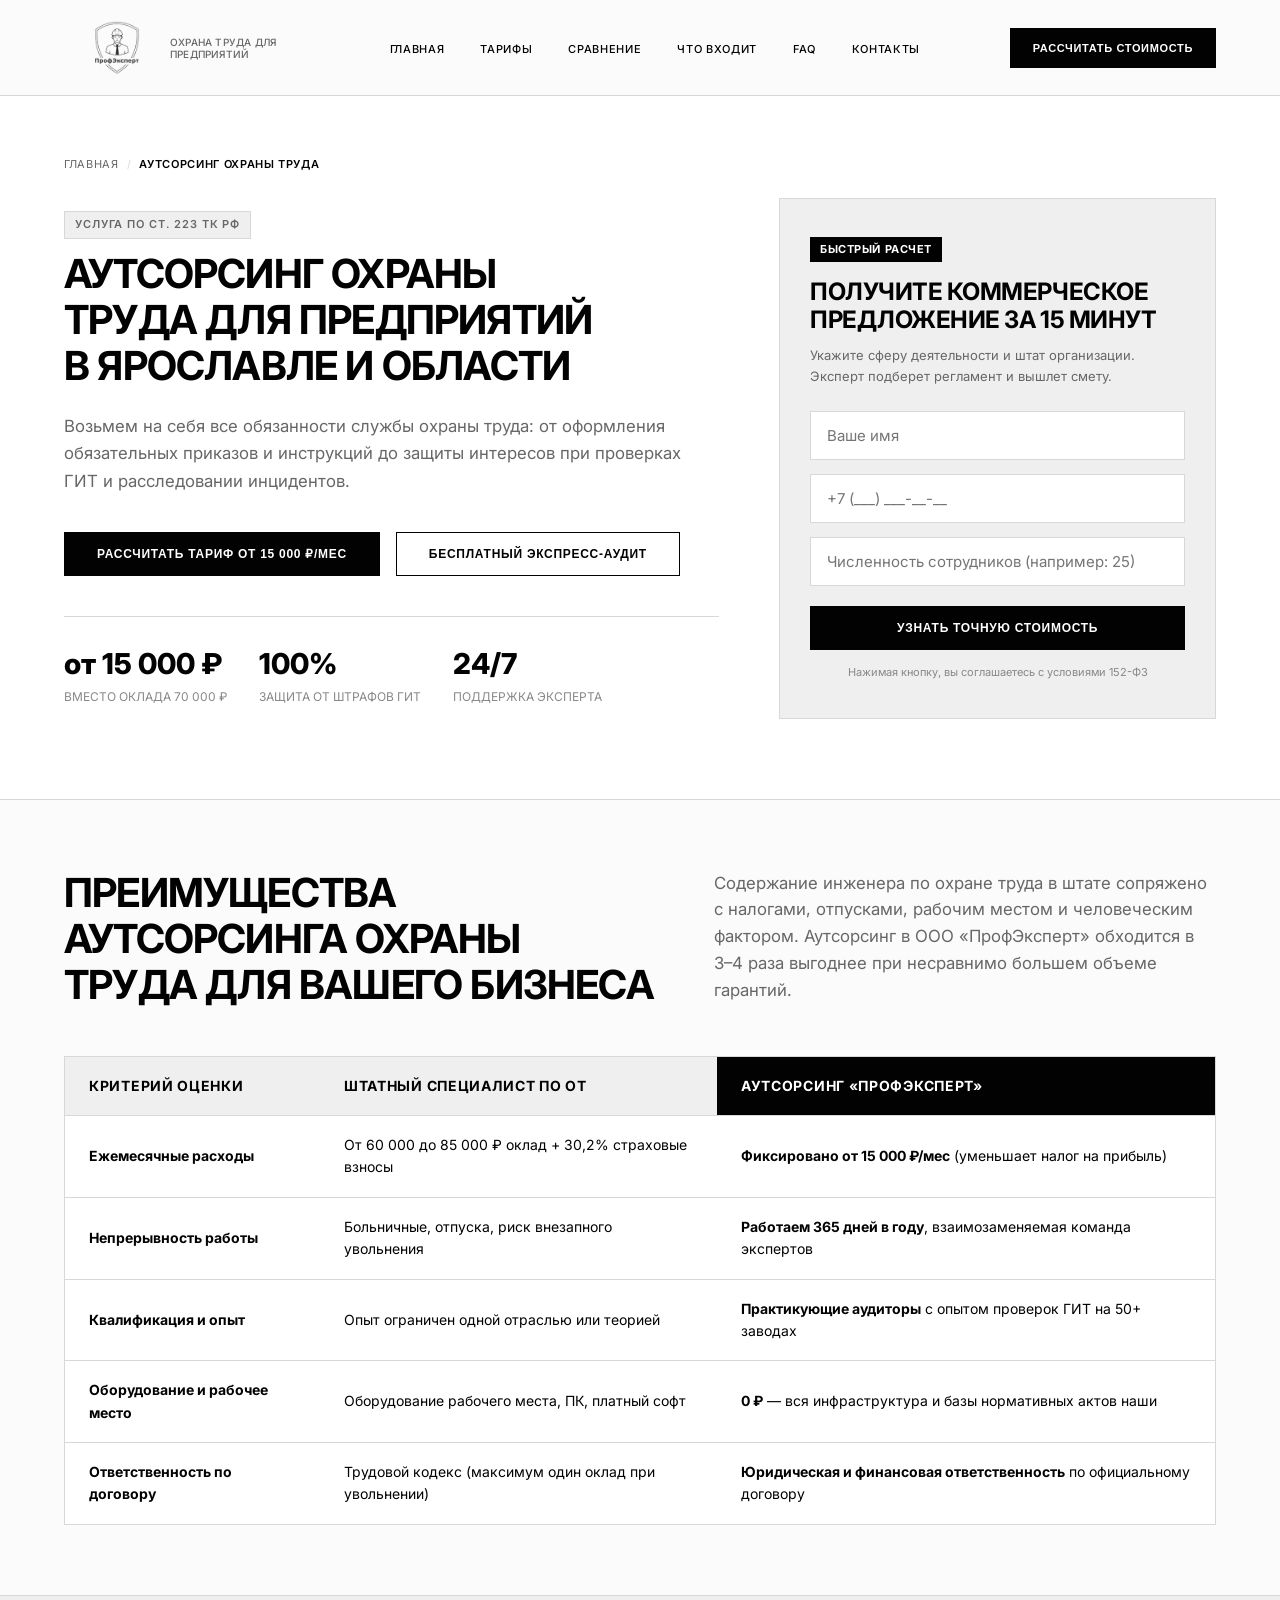
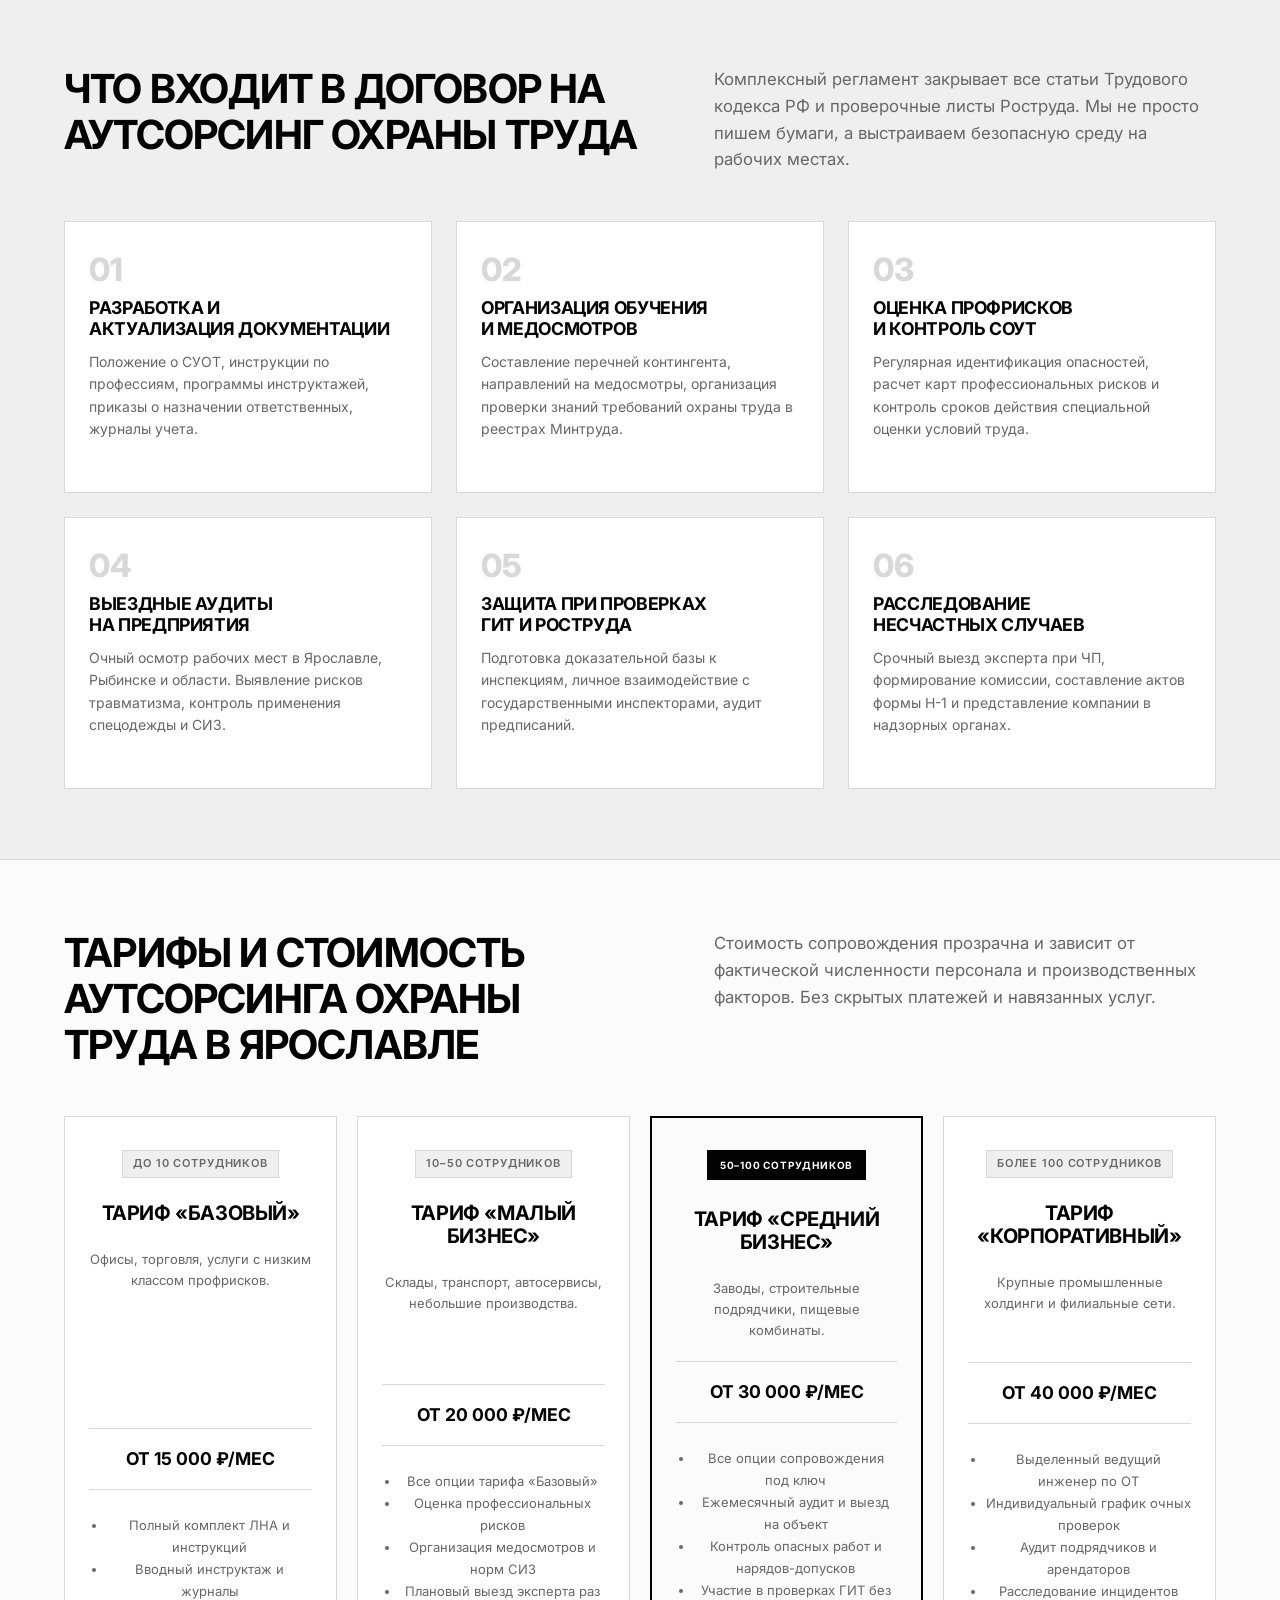
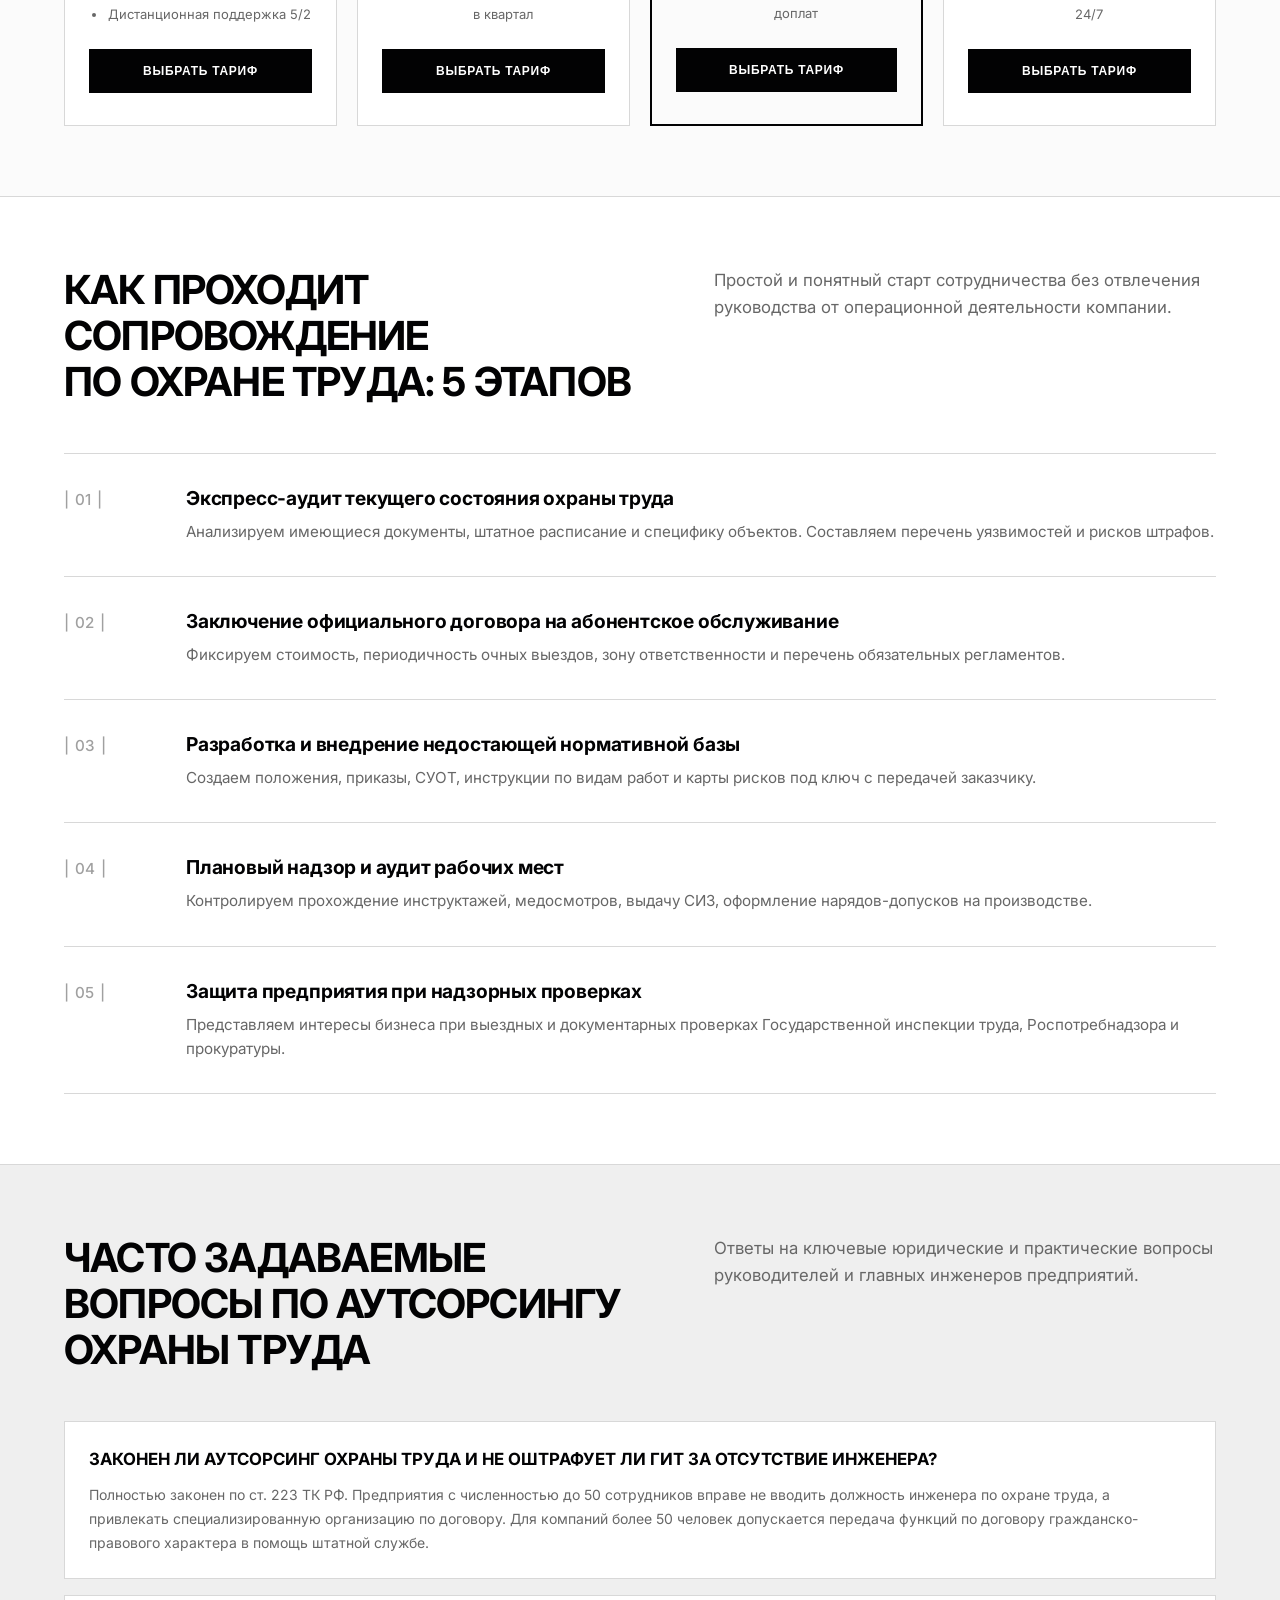
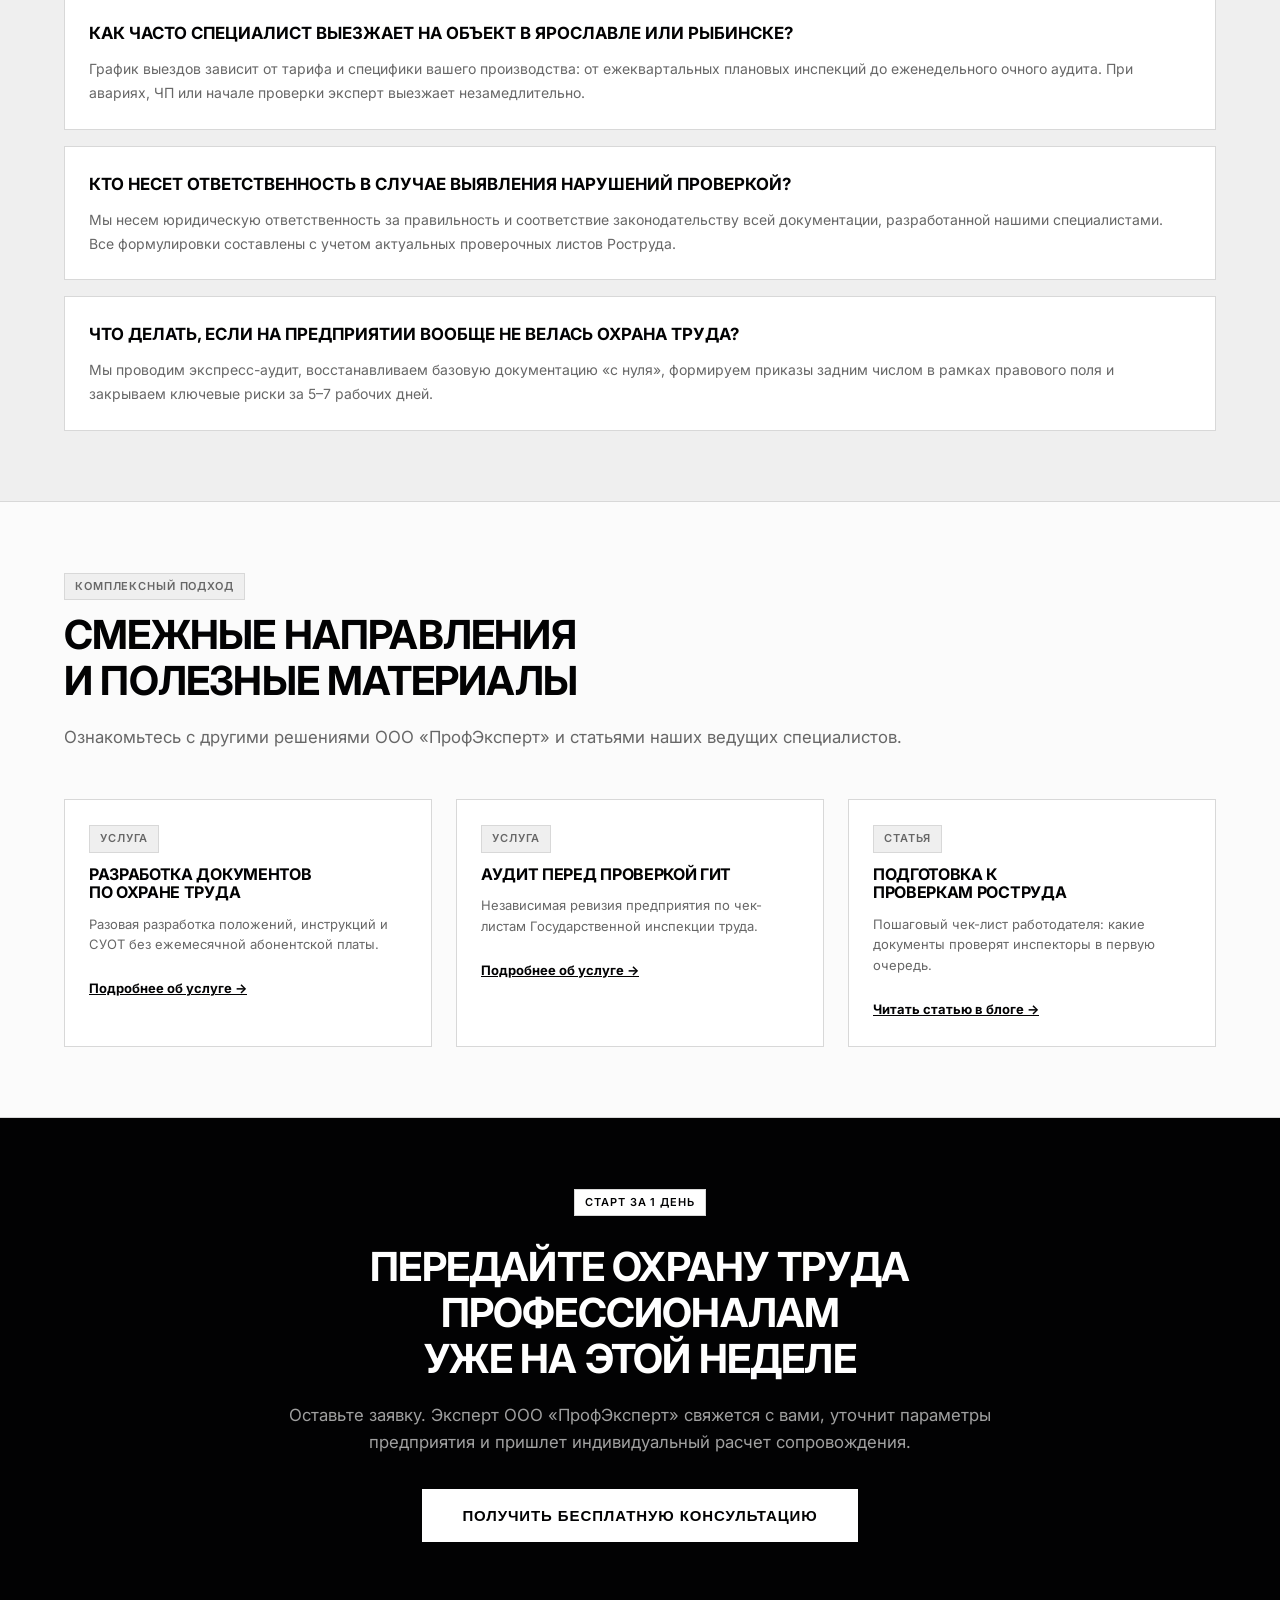
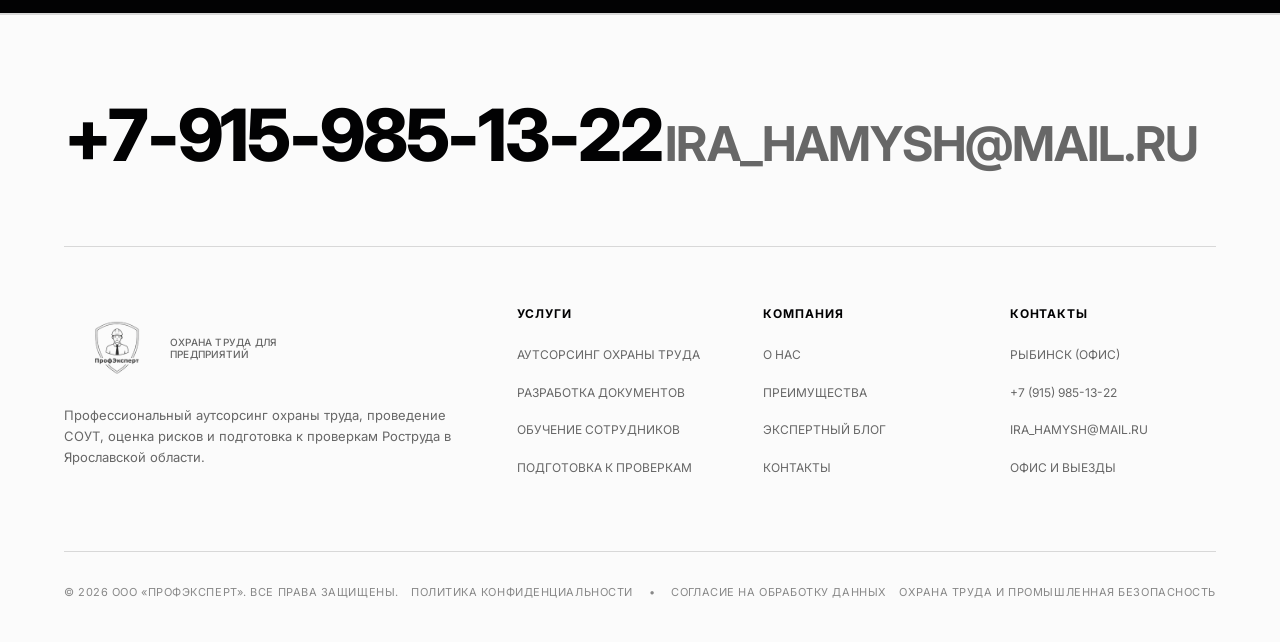
<file: autsorsing-ot.html>
<!DOCTYPE html>
<html lang="ru">
<head>
  <meta charset="UTF-8">
  <meta name="viewport" content="width=device-width, initial-scale=1.0">
  <title>Аутсорсинг охраны труда в Ярославле от 15 000 ₽ | ПрофЭксперт</title>
  <meta name="description" content="Аутсорсинг охраны труда для предприятий Ярославля и области от 15 000 ₽/мес. Ведение документации, выезды на объект, подготовка к проверкам ГИТ. Звоните!">
  <meta name="keywords" content="аутсорсинг охраны труда ярославль, ведение охраны труда, инженер по охране труда аутсорсинг, сопровождение охраны труда, рыбинск">
  <link rel="canonical" href="https://profekspert.site/autsorsing-ot">

  <!-- Preconnect & Fonts -->
  <link rel="preconnect" href="https://fonts.googleapis.com">
  <link rel="preconnect" href="https://fonts.gstatic.com" crossorigin>
  <link rel="stylesheet" href="https://fonts.googleapis.com/css2?family=Inter:wght@400;500;600;700&display=swap">

  <link rel="stylesheet" href="css/style.css">

  <!-- Schema.org Service + FAQ Structured Data -->
  <script type="application/ld+json">
  {
    "@context": "https://schema.org",
    "@graph": [
      {
        "@type": "Service",
        "@id": "https://profekspert.site/autsorsing-ot#service",
        "name": "Аутсорсинг охраны труда в Ярославле",
        "serviceType": "Охрана труда",
        "provider": {
          "@type": "LocalBusiness",
          "name": "ООО «ПрофЭксперт»",
          "url": "https://profekspert.site/",
          "telephone": "+7-915-985-13-22",
          "email": "ira_hamysh@mail.ru"
        },
        "areaServed": [
          { "@type": "City", "name": "Ярославль" },
          { "@type": "City", "name": "Рыбинск" },
          { "@type": "AdministrativeArea", "name": "Ярославская область" }
        ],
        "description": "Аутсорсинг и комплексное абонентское сопровождение охраны труда для предприятий любой отрасли.",
        "offers": {
          "@type": "AggregateOffer",
          "lowPrice": "15000",
          "priceCurrency": "RUB"
        }
      },
      {
        "@type": "BreadcrumbList",
        "itemListElement": [
          { "@type": "ListItem", "position": 1, "name": "Главная", "item": "https://profekspert.site/" },
          { "@type": "ListItem", "position": 2, "name": "Аутсорсинг охраны труда", "item": "https://profekspert.site/autsorsing-ot" }
        ]
      },
      {
        "@type": "FAQPage",
        "mainEntity": [
          {
            "@type": "Question",
            "name": "Законен ли аутсорсинг охраны труда и не оштрафует ли ГИТ?",
            "acceptedAnswer": {
              "@type": "Answer",
              "text": "Полностью законен по ст. 223 ТК РФ. Предприятия с численностью до 50 человек могут передавать функции службы охраны труда аккредитованной сторонней организации. Для крупных компаний возможен комбинированный формат сопровождения."
            }
          },
          {
            "@type": "Question",
            "name": "Как часто специалист выезжает на предприятие?",
            "acceptedAnswer": {
              "@type": "Answer",
              "text": "Периодичность очных выездов фиксируется в договоре: от регулярных плановых аудитов (ежемесячно/ежеквартально) до экстренных выездов при расследовании несчастных случаев или визитах инспекции труда."
            }
          },
          {
            "@type": "Question",
            "name": "Кто несет ответственность при проверке Государственной инспекции труда?",
            "acceptedAnswer": {
              "@type": "Answer",
              "text": "Мы берем на себя юридическую ответственность за качество подготовленных документов и регламентов по договору. Наш эксперт лично участвует в проверках ГИТ и защищает интересы предприятия."
            }
          }
        ]
      }
    ]
  }
  </script>

  <!-- Yandex.Metrika counter (Performance optimized: lazy init on user interaction) -->
  <script type="text/javascript">
    (function() {
      var ymLoaded = false;
      function initYM() {
        if (ymLoaded) return;
        ymLoaded = true;
        (function(m,e,t,r,i,k,a){
            m[i]=m[i]||function(){(m[i].a=m[i].a||[]).push(arguments)};
            m[i].l=1*new Date();
            for (var j = 0; j < document.scripts.length; j++) {if (document.scripts[j].src === r) { return; }}
            k=e.createElement(t),a=e.getElementsByTagName(t)[0],k.async=1,k.src=r,a.parentNode.insertBefore(k,a)
        })(window, document,'script','https://mc.yandex.ru/metrika/tag.js?id=113672774', 'ym');
        ym(113672774, 'init', {clickmap:true, trackLinks:true, accurateTrackBounce:true, webvisor:true});
      }
      var events = ['scroll', 'touchstart', 'mousemove', 'keydown', 'click'];
      function onInteraction() {
        initYM();
        events.forEach(function(e){ window.removeEventListener(e, onInteraction, {passive: true}); });
      }
      events.forEach(function(e){ window.addEventListener(e, onInteraction, {passive: true, once: true}); });
      setTimeout(initYM, 3500);
    })();
  </script>
  <noscript><div><img src="https://mc.yandex.ru/watch/113672774" style="position:absolute; left:-9999px;" alt="" /></div></noscript>
  <!-- /Yandex.Metrika counter -->

  <style>
    /* Specific styles for landing page */
    .landing-hero {
      padding: 60px 0 80px;
      border-bottom: 1px solid var(--color-border);
      background: var(--color-bg-surface);
    }
    .landing-hero-grid {
      display: grid;
      grid-template-columns: 1.2fr 0.8fr;
      gap: 60px;
      align-items: center;
    }
    .comparison-table-wrapper {
      margin-top: 40px;
      overflow-x: auto;
      border: 1px solid var(--color-border);
      background: var(--color-bg-surface);
    }
    .comparison-table {
      width: 100%;
      border-collapse: collapse;
      text-align: left;
    }
    .comparison-table th, .comparison-table td {
      padding: 18px 24px;
      border-bottom: 1px solid var(--color-border);
      font-size: 14px;
    }
    .comparison-table th {
      background: var(--color-bg-alt);
      font-weight: 700;
      text-transform: uppercase;
      letter-spacing: 0.05em;
    }
    .comparison-table tr:last-child td {
      border-bottom: none;
    }
    .tag-highlight {
      display: inline-block;
      padding: 4px 10px;
      font-size: 11px;
      font-weight: 700;
      text-transform: uppercase;
      letter-spacing: 0.05em;
      background: #020203;
      color: #fff;
    }
    .feature-boxes {
      display: grid;
      grid-template-columns: repeat(3, 1fr);
      gap: 24px;
      margin-top: 40px;
    }
    .feature-box {
      border: 1px solid var(--color-border);
      background: var(--color-bg-surface);
      padding: 32px 24px;
    }
    .feature-box-num {
      font-size: 2rem;
      font-weight: 800;
      color: var(--color-border);
      margin-bottom: 12px;
      line-height: 1;
    }
    .feature-box h4 {
      font-size: 1.1rem;
      margin-bottom: 12px;
    }
    .feature-box p {
      font-size: 14px;
      color: var(--color-secondary);
      line-height: 1.6;
    }
    .faq-block {
      margin-top: 40px;
      display: flex;
      flex-direction: column;
      gap: 16px;
    }
    .faq-item-custom {
      border: 1px solid var(--color-border);
      background: var(--color-bg-surface);
      padding: 24px;
    }
    .faq-q {
      font-size: 1.05rem;
      font-weight: 700;
      text-transform: uppercase;
      margin-bottom: 10px;
      color: var(--color-primary);
    }
    .faq-a {
      font-size: 14px;
      color: var(--color-secondary);
      line-height: 1.7;
    }
    @media (max-width: 900px) {
      .landing-hero-grid { grid-template-columns: 1fr; gap: 40px; }
      .feature-boxes { grid-template-columns: 1fr; }
    }
  </style>
</head>
<body>

  <!-- ==========================================================================
       HEADER & NAVIGATION BAR
       ========================================================================== -->
  <header class="header" id="header">
    <div class="container">
      <a href="index.html" class="logo" id="logoLink">
        <picture>
          <source srcset="assets/logo_200.webp" type="image/webp">
          <img src="assets/logo_200.png" alt="ООО ПрофЭксперт" class="brand-logo-img" width="82" height="82" decoding="async">
        </picture>
        <div class="logo-text">
          <span>Охрана труда для предприятий</span>
        </div>
      </a>

      <nav>
        <ul class="nav-menu" id="navMenu">
          <li><a href="index.html" class="nav-link">Главная</a></li>
          <li><a href="#tariffs" class="nav-link">Тарифы</a></li>
          <li><a href="#comparison" class="nav-link">Сравнение</a></li>
          <li><a href="#scope" class="nav-link">Что входит</a></li>
          <li><a href="#faq" class="nav-link">FAQ</a></li>
          <li><a href="#contacts" class="nav-link">Контакты</a></li>
        </ul>
      </nav>

      <div class="header-cta">
        <button class="btn btn-primary header-btn js-open-modal" data-modal-title="Заказать аутсорсинг охраны труда">
          Рассчитать стоимость
        </button>
        <button class="mobile-toggle" id="mobileToggle" aria-label="Открыть меню">
          <span></span><span></span><span></span>
        </button>
      </div>
    </div>
  </header>

  <main>
    <!-- ==========================================================================
         1. HERO SECTION
         ========================================================================== -->
    <section class="landing-hero">
      <div class="container">
        <!-- Breadcrumbs -->
        <nav class="breadcrumbs" aria-label="Хлебные крошки" style="margin-bottom: 24px;">
          <a href="index.html">Главная</a>
          <span class="sep">/</span>
          <span class="current">Аутсорсинг охраны труда</span>
        </nav>

        <div class="landing-hero-grid">
          <div class="hero-content">
            <span class="badge">УСЛУГА ПО СТ. 223 ТК РФ</span>
            <h1>Аутсорсинг охраны труда для предприятий в&nbsp;Ярославле и&nbsp;области</h1>
            <p style="margin-top: 16px; font-size: 1.05rem; color: var(--color-secondary);">
              Возьмем на себя все обязанности службы охраны труда: от оформления обязательных приказов и инструкций до защиты интересов при проверках ГИТ и расследовании инцидентов.
            </p>
            <div class="hero-actions" style="margin-top: 32px;">
              <button class="btn btn-primary js-open-modal" data-modal-title="Рассчитать тариф на аутсорсинг" id="ctaMainLanding">
                Рассчитать тариф от 15 000 ₽/мес
              </button>
              <button class="btn btn-secondary js-open-modal" data-modal-title="Получить бесплатный экспресс-аудит" id="ctaAuditLanding">
                Бесплатный экспресс-аудит
              </button>
            </div>
            
            <div style="display: flex; gap: 32px; margin-top: 40px; padding-top: 24px; border-top: 1px solid var(--color-border);">
              <div>
                <div style="font-size: 1.8rem; font-weight: 800;">от 15 000 ₽</div>
                <div style="font-size: 12px; color: var(--color-muted); text-transform: uppercase;">Вместо оклада 70 000 ₽</div>
              </div>
              <div>
                <div style="font-size: 1.8rem; font-weight: 800;">100%</div>
                <div style="font-size: 12px; color: var(--color-muted); text-transform: uppercase;">Защита от штрафов ГИТ</div>
              </div>
              <div>
                <div style="font-size: 1.8rem; font-weight: 800;">24/7</div>
                <div style="font-size: 12px; color: var(--color-muted); text-transform: uppercase;">Поддержка эксперта</div>
              </div>
            </div>
          </div>

          <!-- Hero Lead Box -->
          <div style="background: var(--color-bg-alt); padding: 36px 30px; border: 1px solid var(--color-border);">
            <div class="tag-highlight" style="margin-bottom: 16px;">БЫСТРЫЙ РАСЧЕТ</div>
            <h3 style="margin-bottom: 12px;">Получите коммерческое предложение за&nbsp;15&nbsp;минут</h3>
            <p style="font-size: 13px; color: var(--color-secondary); margin-bottom: 24px;">
              Укажите сферу деятельности и штат организации. Эксперт подберет регламент и вышлет смету.
            </p>
            <form id="heroQuickForm" style="display: flex; flex-direction: column; gap: 14px;">
              <input type="text" class="form-input" id="heroName" placeholder="Ваше имя" required>
              <input type="tel" class="form-input" id="heroPhone" placeholder="+7 (___) ___-__-__" required>
              <input type="text" class="form-input" id="heroSize" placeholder="Численность сотрудников (например: 25)">
              <button type="submit" class="btn btn-primary" style="width: 100%; margin-top: 6px;">Узнать точную стоимость</button>
              <div style="font-size: 11px; color: var(--color-muted); text-align: center;">Нажимая кнопку, вы соглашаетесь с условиями 152-ФЗ</div>
            </form>
          </div>
        </div>
      </div>
    </section>

    <!-- ==========================================================================
         2. COMPARISON SECTION: ШТАТНЫЙ ИНЖЕНЕР VS ПРОФЭКСПЕРТ
         ========================================================================== -->
    <section class="section" id="comparison">
      <div class="container">
        <div class="section-header-split">
          <h2>Преимущества аутсорсинга охраны труда для&nbsp;вашего бизнеса</h2>
          <p>
            Содержание инженера по охране труда в штате сопряжено с налогами, отпусками, рабочим местом и человеческим фактором. Аутсорсинг в ООО «ПрофЭксперт» обходится в 3–4 раза выгоднее при несравнимо большем объеме гарантий.
          </p>
        </div>

        <div class="comparison-table-wrapper">
          <table class="comparison-table">
            <thead>
              <tr>
                <th>Критерий оценки</th>
                <th>Штатный специалист по ОТ</th>
                <th style="background: #020203; color: #fff;">Аутсорсинг «ПрофЭксперт»</th>
              </tr>
            </thead>
            <tbody>
              <tr>
                <td><strong>Ежемесячные расходы</strong></td>
                <td>От 60 000 до 85 000 ₽ оклад + 30,2% страховые взносы</td>
                <td><strong>Фиксировано от 15 000 ₽/мес</strong> (уменьшает налог на прибыль)</td>
              </tr>
              <tr>
                <td><strong>Непрерывность работы</strong></td>
                <td>Больничные, отпуска, риск внезапного увольнения</td>
                <td><strong>Работаем 365 дней в году</strong>, взаимозаменяемая команда экспертов</td>
              </tr>
              <tr>
                <td><strong>Квалификация и опыт</strong></td>
                <td>Опыт ограничен одной отраслью или теорией</td>
                <td><strong>Практикующие аудиторы</strong> с опытом проверок ГИТ на 50+ заводах</td>
              </tr>
              <tr>
                <td><strong>Оборудование и рабочее место</strong></td>
                <td>Оборудование рабочего места, ПК, платный софт</td>
                <td><strong>0 ₽</strong> — вся инфраструктура и базы нормативных актов наши</td>
              </tr>
              <tr>
                <td><strong>Ответственность по договору</strong></td>
                <td>Трудовой кодекс (максимум один оклад при увольнении)</td>
                <td><strong>Юридическая и финансовая ответственность</strong> по официальному договору</td>
              </tr>
            </tbody>
          </table>
        </div>
      </div>
    </section>

    <!-- ==========================================================================
         3. WHAT IS INCLUDED (SCOPE OF WORK)
         ========================================================================== -->
    <section class="section" id="scope" style="background: var(--color-bg-alt);">
      <div class="container">
        <div class="section-header-split">
          <h2>Что входит в договор на аутсорсинг охраны труда</h2>
          <p>
            Комплексный регламент закрывает все статьи Трудового кодекса РФ и проверочные листы Роструда. Мы не просто пишем бумаги, а выстраиваем безопасную среду на рабочих местах.
          </p>
        </div>

        <div class="feature-boxes">
          <div class="feature-box">
            <div class="feature-box-num">01</div>
            <h4>Разработка и актуализация документации</h4>
            <p>Положение о СУОТ, инструкции по профессиям, программы инструктажей, приказы о назначении ответственных, журналы учета.</p>
          </div>
          <div class="feature-box">
            <div class="feature-box-num">02</div>
            <h4>Организация обучения и медосмотров</h4>
            <p>Составление перечней контингента, направлений на медосмотры, организация проверки знаний требований охраны труда в реестрах Минтруда.</p>
          </div>
          <div class="feature-box">
            <div class="feature-box-num">03</div>
            <h4>Оценка профрисков и контроль СОУТ</h4>
            <p>Регулярная идентификация опасностей, расчет карт профессиональных рисков и контроль сроков действия специальной оценки условий труда.</p>
          </div>
          <div class="feature-box">
            <div class="feature-box-num">04</div>
            <h4>Выездные аудиты на предприятия</h4>
            <p>Очный осмотр рабочих мест в Ярославле, Рыбинске и области. Выявление рисков травматизма, контроль применения спецодежды и СИЗ.</p>
          </div>
          <div class="feature-box">
            <div class="feature-box-num">05</div>
            <h4>Защита при проверках ГИТ и Роструда</h4>
            <p>Подготовка доказательной базы к инспекциям, личное взаимодействие с государственными инспекторами, аудит предписаний.</p>
          </div>
          <div class="feature-box">
            <div class="feature-box-num">06</div>
            <h4>Расследование несчастных случаев</h4>
            <p>Срочный выезд эксперта при ЧП, формирование комиссии, составление актов формы Н-1 и представление компании в надзорных органах.</p>
          </div>
        </div>
      </div>
    </section>

    <!-- ==========================================================================
         4. TARIFFS SECTION
         ========================================================================== -->
    <section class="section" id="tariffs">
      <div class="container">
        <div class="section-header-split">
          <h2>Тарифы и стоимость аутсорсинга охраны труда в&nbsp;Ярославле</h2>
          <p>
            Стоимость сопровождения прозрачна и зависит от фактической численности персонала и производственных факторов. Без скрытых платежей и навязанных услуг.
          </p>
        </div>

        <div class="tariffs-grid" style="margin-top: 40px;">
          <div class="tariff-card">
            <div>
              <span class="badge">ДО 10 СОТРУДНИКОВ</span>
              <h3 class="tariff-title">Тариф «Базовый»</h3>
              <p style="font-size: 13px; color: var(--color-secondary); margin-top: 8px;">Офисы, торговля, услуги с низким классом профрисков.</p>
            </div>
            <div>
              <div class="tariff-price">ОТ 15 000 ₽/МЕС</div>
              <ul style="font-size: 13px; color: var(--color-secondary); margin: 16px 0 24px; padding-left: 18px; line-height: 1.7;">
                <li>Полный комплект ЛНА и инструкций</li>
                <li>Вводный инструктаж и журналы</li>
                <li>Дистанционная поддержка 5/2</li>
              </ul>
              <button class="btn btn-primary js-open-modal" style="width: 100%;" data-modal-title="Заказать тариф Базовый (от 15 000 ₽)">Выбрать тариф</button>
            </div>
          </div>

          <div class="tariff-card">
            <div>
              <span class="badge">10–50 СОТРУДНИКОВ</span>
              <h3 class="tariff-title">Тариф «Малый бизнес»</h3>
              <p style="font-size: 13px; color: var(--color-secondary); margin-top: 8px;">Склады, транспорт, автосервисы, небольшие производства.</p>
            </div>
            <div>
              <div class="tariff-price">ОТ 20 000 ₽/МЕС</div>
              <ul style="font-size: 13px; color: var(--color-secondary); margin: 16px 0 24px; padding-left: 18px; line-height: 1.7;">
                <li>Все опции тарифа «Базовый»</li>
                <li>Оценка профессиональных рисков</li>
                <li>Организация медосмотров и норм СИЗ</li>
                <li>Плановый выезд эксперта раз в квартал</li>
              </ul>
              <button class="btn btn-primary js-open-modal" style="width: 100%;" data-modal-title="Заказать тариф Малый бизнес (от 20 000 ₽)">Выбрать тариф</button>
            </div>
          </div>

          <div class="tariff-card featured">
            <div>
              <span class="badge badge-dark">50–100 СОТРУДНИКОВ</span>
              <h3 class="tariff-title">Тариф «Средний бизнес»</h3>
              <p style="font-size: 13px; color: var(--color-secondary); margin-top: 8px;">Заводы, строительные подрядчики, пищевые комбинаты.</p>
            </div>
            <div>
              <div class="tariff-price">ОТ 30 000 ₽/МЕС</div>
              <ul style="font-size: 13px; color: var(--color-secondary); margin: 16px 0 24px; padding-left: 18px; line-height: 1.7;">
                <li>Все опции сопровождения под ключ</li>
                <li>Ежемесячный аудит и выезд на объект</li>
                <li>Контроль опасных работ и нарядов-допусков</li>
                <li>Участие в проверках ГИТ без доплат</li>
              </ul>
              <button class="btn btn-primary js-open-modal" style="width: 100%;" data-modal-title="Заказать тариф Средний бизнес (от 30 000 ₽)">Выбрать тариф</button>
            </div>
          </div>

          <div class="tariff-card">
            <div>
              <span class="badge">БОЛЕЕ 100 СОТРУДНИКОВ</span>
              <h3 class="tariff-title">Тариф «Корпоративный»</h3>
              <p style="font-size: 13px; color: var(--color-secondary); margin-top: 8px;">Крупные промышленные холдинги и филиальные сети.</p>
            </div>
            <div>
              <div class="tariff-price">ОТ 40 000 ₽/МЕС</div>
              <ul style="font-size: 13px; color: var(--color-secondary); margin: 16px 0 24px; padding-left: 18px; line-height: 1.7;">
                <li>Выделенный ведущий инженер по ОТ</li>
                <li>Индивидуальный график очных проверок</li>
                <li>Аудит подрядчиков и арендаторов</li>
                <li>Расследование инцидентов 24/7</li>
              </ul>
              <button class="btn btn-primary js-open-modal" style="width: 100%;" data-modal-title="Заказать тариф Корпоративный (от 40 000 ₽)">Выбрать тариф</button>
            </div>
          </div>
        </div>
      </div>
    </section>

    <!-- ==========================================================================
         5. HOW IT WORKS (STEPS)
         ========================================================================== -->
    <section class="section" style="background: var(--color-bg-surface);">
      <div class="container">
        <div class="section-header-split">
          <h2>Как проходит сопровождение по&nbsp;охране труда: 5&nbsp;этапов</h2>
          <p>
            Простой и понятный старт сотрудничества без отвлечения руководства от операционной деятельности компании.
          </p>
        </div>

        <div class="services-list-container" style="margin-top: 40px;">
          <div class="service-row-item">
            <div class="service-row-num">| 01 |</div>
            <div class="service-row-content">
              <h4>Экспресс-аудит текущего состояния охраны труда</h4>
              <p>Анализируем имеющиеся документы, штатное расписание и специфику объектов. Составляем перечень уязвимостей и рисков штрафов.</p>
            </div>
          </div>
          <div class="service-row-item">
            <div class="service-row-num">| 02 |</div>
            <div class="service-row-content">
              <h4>Заключение официального договора на абонентское обслуживание</h4>
              <p>Фиксируем стоимость, периодичность очных выездов, зону ответственности и перечень обязательных регламентов.</p>
            </div>
          </div>
          <div class="service-row-item">
            <div class="service-row-num">| 03 |</div>
            <div class="service-row-content">
              <h4>Разработка и внедрение недостающей нормативной базы</h4>
              <p>Создаем положения, приказы, СУОТ, инструкции по видам работ и карты рисков под ключ с передачей заказчику.</p>
            </div>
          </div>
          <div class="service-row-item">
            <div class="service-row-num">| 04 |</div>
            <div class="service-row-content">
              <h4>Плановый надзор и аудит рабочих мест</h4>
              <p>Контролируем прохождение инструктажей, медосмотров, выдачу СИЗ, оформление нарядов-допусков на производстве.</p>
            </div>
          </div>
          <div class="service-row-item">
            <div class="service-row-num">| 05 |</div>
            <div class="service-row-content">
              <h4>Защита предприятия при надзорных проверках</h4>
              <p>Представляем интересы бизнеса при выездных и документарных проверках Государственной инспекции труда, Роспотребнадзора и прокуратуры.</p>
            </div>
          </div>
        </div>
      </div>
    </section>

    <!-- ==========================================================================
         6. FAQ SECTION
         ========================================================================== -->
    <section class="section" id="faq" style="background: var(--color-bg-alt);">
      <div class="container">
        <div class="section-header-split">
          <h2>Часто задаваемые вопросы по&nbsp;аутсорсингу охраны труда</h2>
          <p>
            Ответы на ключевые юридические и практические вопросы руководителей и главных инженеров предприятий.
          </p>
        </div>

        <div class="faq-block">
          <div class="faq-item-custom">
            <div class="faq-q">Законен ли аутсорсинг охраны труда и не оштрафует ли ГИТ за отсутствие инженера?</div>
            <div class="faq-a">
              Полностью законен по ст. 223 ТК РФ. Предприятия с численностью до 50 сотрудников вправе не вводить должность инженера по охране труда, а привлекать специализированную организацию по договору. Для компаний более 50 человек допускается передача функций по договору гражданско-правового характера в помощь штатной службе.
            </div>
          </div>

          <div class="faq-item-custom">
            <div class="faq-q">Как часто специалист выезжает на объект в Ярославле или Рыбинске?</div>
            <div class="faq-a">
              График выездов зависит от тарифа и специфики вашего производства: от ежеквартальных плановых инспекций до еженедельного очного аудита. При авариях, ЧП или начале проверки эксперт выезжает незамедлительно.
            </div>
          </div>

          <div class="faq-item-custom">
            <div class="faq-q">Кто несет ответственность в случае выявления нарушений проверкой?</div>
            <div class="faq-a">
              Мы несем юридическую ответственность за правильность и соответствие законодательству всей документации, разработанной нашими специалистами. Все формулировки составлены с учетом актуальных проверочных листов Роструда.
            </div>
          </div>

          <div class="faq-item-custom">
            <div class="faq-q">Что делать, если на предприятии вообще не велась охрана труда?</div>
            <div class="faq-a">
              Мы проводим экспресс-аудит, восстанавливаем базовую документацию «с нуля», формируем приказы задним числом в рамках правового поля и закрываем ключевые риски за 5–7 рабочих дней.
            </div>
          </div>
        </div>
      </div>
    </section>

    <!-- ==========================================================================
         7. INTERNAL LINKING (СМЕЖНЫЕ УСЛУГИ И БЛОГ)
         ========================================================================== -->
    <section class="section">
      <div class="container">
        <div class="section-header">
          <span class="badge">КОМПЛЕКСНЫЙ ПОДХОД</span>
          <h2>СМЕЖНЫЕ НАПРАВЛЕНИЯ И ПОЛЕЗНЫЕ МАТЕРИАЛЫ</h2>
          <p>
            Ознакомьтесь с другими решениями ООО «ПрофЭксперт» и статьями наших ведущих специалистов.
          </p>
        </div>

        <div style="display: grid; grid-template-columns: repeat(3, 1fr); gap: 24px; margin-top: 40px;">
          <div style="border: 1px solid var(--color-border); padding: 24px; background: var(--color-bg-surface);">
            <div class="badge" style="margin-bottom: 12px;">УСЛУГА</div>
            <h4>Разработка документов по охране труда</h4>
            <p style="font-size: 13px; color: var(--color-secondary); margin: 12px 0 20px; line-height: 1.6;">
              Разовая разработка положений, инструкций и СУОТ без ежемесячной абонентской платы.
            </p>
            <a href="index.html#services" style="font-size: 13px; font-weight: 700; color: #020203; text-decoration: underline;">Подробнее об услуге →</a>
          </div>

          <div style="border: 1px solid var(--color-border); padding: 24px; background: var(--color-bg-surface);">
            <div class="badge" style="margin-bottom: 12px;">УСЛУГА</div>
            <h4>Аудит перед проверкой ГИТ</h4>
            <p style="font-size: 13px; color: var(--color-secondary); margin: 12px 0 20px; line-height: 1.6;">
              Независимая ревизия предприятия по чек-листам Государственной инспекции труда.
            </p>
            <a href="index.html#services" style="font-size: 13px; font-weight: 700; color: #020203; text-decoration: underline;">Подробнее об услуге →</a>
          </div>

          <div style="border: 1px solid var(--color-border); padding: 24px; background: var(--color-bg-surface);">
            <div class="badge" style="margin-bottom: 12px;">СТАТЬЯ</div>
            <h4>Подготовка к проверкам Роструда</h4>
            <p style="font-size: 13px; color: var(--color-secondary); margin: 12px 0 20px; line-height: 1.6;">
              Пошаговый чек-лист работодателя: какие документы проверят инспекторы в первую очередь.
            </p>
            <a href="blog/podgotovka-k-proverkam.html" style="font-size: 13px; font-weight: 700; color: #020203; text-decoration: underline;">Читать статью в блоге →</a>
          </div>
        </div>
      </div>
    </section>

    <!-- ==========================================================================
         8. FINAL CTA LEAD FORM
         ========================================================================== -->
    <section class="section" style="background: #020203; color: #fff;">
      <div class="container" style="text-align: center; max-width: 800px;">
        <span class="badge" style="background: #fff; color: #020203;">СТАРТ ЗА 1 ДЕНЬ</span>
        <h2 style="color: #fff; margin-top: 16px;">Передайте охрану труда профессионалам уже&nbsp;на&nbsp;этой неделе</h2>
        <p style="color: #a0a0a0; margin: 16px 0 32px; font-size: 1.05rem;">
          Оставьте заявку. Эксперт ООО «ПрофЭксперт» свяжется с вами, уточнит параметры предприятия и пришлет индивидуальный расчет сопровождения.
        </p>
        <button class="btn btn-primary js-open-modal" data-modal-title="Заказать аутсорсинг охраны труда" style="background: #fff; color: #020203; padding: 18px 40px; font-size: 15px;">
          Получить бесплатную консультацию
        </button>
      </div>
    </section>
  </main>

  <!-- ==========================================================================
       FOOTER
       ========================================================================== -->
  <footer class="footer" id="contacts">
    <div class="container">
      <div class="footer-hero-contacts">
        <a href="tel:+79159851322" class="footer-phone">+7-915-985-13-22</a>
        <a href="mailto:ira_hamysh@mail.ru" class="footer-email">IRA_HAMYSH@MAIL.RU</a>
      </div>

      <div class="footer-nav-grid">
        <div>
          <div class="logo" style="margin-bottom: 16px;">
            <picture>
              <source srcset="assets/logo_200.webp" type="image/webp">
              <img src="assets/logo_200.png" alt="ООО ПрофЭксперт" class="brand-logo-img" width="82" height="82" loading="lazy" decoding="async">
            </picture>
            <div class="logo-text">
              <span>Охрана труда для предприятий</span>
            </div>
          </div>
          <p style="font-size: 13px; color: var(--color-secondary); line-height: 1.6;">
            Профессиональный аутсорсинг охраны труда, проведение СОУТ, оценка рисков и подготовка к проверкам Роструда в Ярославской области.
          </p>
        </div>

        <div>
          <h4 class="footer-col-title">УСЛУГИ</h4>
          <ul class="footer-list">
            <li><a href="autsorsing-ot.html">Аутсорсинг охраны труда</a></li>
            <li><a href="index.html#services">Разработка документов</a></li>
            <li><a href="index.html#services">Обучение сотрудников</a></li>
            <li><a href="index.html#services">Подготовка к проверкам</a></li>
          </ul>
        </div>

        <div>
          <h4 class="footer-col-title">КОМПАНИЯ</h4>
          <ul class="footer-list">
            <li><a href="index.html#about">О нас</a></li>
            <li><a href="index.html#advantages">Преимущества</a></li>
            <li><a href="index.html#blog">Экспертный блог</a></li>
            <li><a href="index.html#contacts">Контакты</a></li>
          </ul>
        </div>

        <div>
          <h4 class="footer-col-title">КОНТАКТЫ</h4>
          <ul class="footer-list">
            <li><a href="index.html#regions">Рыбинск (Офис)</a></li>
            <li><a href="tel:+79159851322">+7 (915) 985-13-22</a></li>
            <li><a href="mailto:ira_hamysh@mail.ru">ira_hamysh@mail.ru</a></li>
            <li><a href="index.html#regions">Офис и выезды</a></li>
          </ul>
        </div>
      </div>

      <div class="footer-bottom">
        <div>© 2026 ООО «ПрофЭксперт». Все права защищены.</div>
        <div class="footer-legal-links">
          <a href="privacy-policy.html">Политика конфиденциальности</a>
          <span>•</span>
          <a href="user-agreement.html">Согласие на обработку данных</a>
        </div>
        <div>Охрана труда и промышленная безопасность</div>
      </div>
    </div>
  </footer>

  <!-- Modal overlay -->
  <div class="modal-overlay" id="modalOverlay">
    <div class="modal-box">
      <button class="modal-close" id="modalCloseBtn">&times;</button>
      <h3 id="modalTitle" style="margin-bottom: 8px;">Получить консультацию</h3>
      <p style="margin-bottom: 24px; font-size: 14px;">Оставьте контакты — эксперт свяжется с вами для уточнения деталей.</p>
      <form id="leadForm">
        <div class="form-group">
          <label for="formName">Ваше имя</label>
          <input type="text" id="formName" class="form-input" placeholder="Иван Иванов" required>
        </div>
        <div class="form-group">
          <label for="formPhone">Телефон</label>
          <input type="tel" id="formPhone" class="form-input" placeholder="+7 (___) ___-__-__" required>
        </div>
        <div class="form-group">
          <label for="formCompany">Компания / Отрасль</label>
          <input type="text" id="formCompany" class="form-input" placeholder="ООО Название">
        </div>
        <div class="form-agreement">
          <label class="checkbox-label">
            <input type="checkbox" id="formConsent" required checked>
            <span>Я даю <a href="user-agreement.html" target="_blank">согласие на обработку данных</a> (152-ФЗ)</span>
          </label>
        </div>
        <button type="submit" class="btn btn-primary form-submit">Отправить заявку</button>
        <div class="toast-success" id="toastSuccess"></div>
      </form>
    </div>
  </div>

  <script src="js/smoothscroll.min.js" defer></script>
  <script src="js/app.js" defer></script>
</body>
</html>
</file>
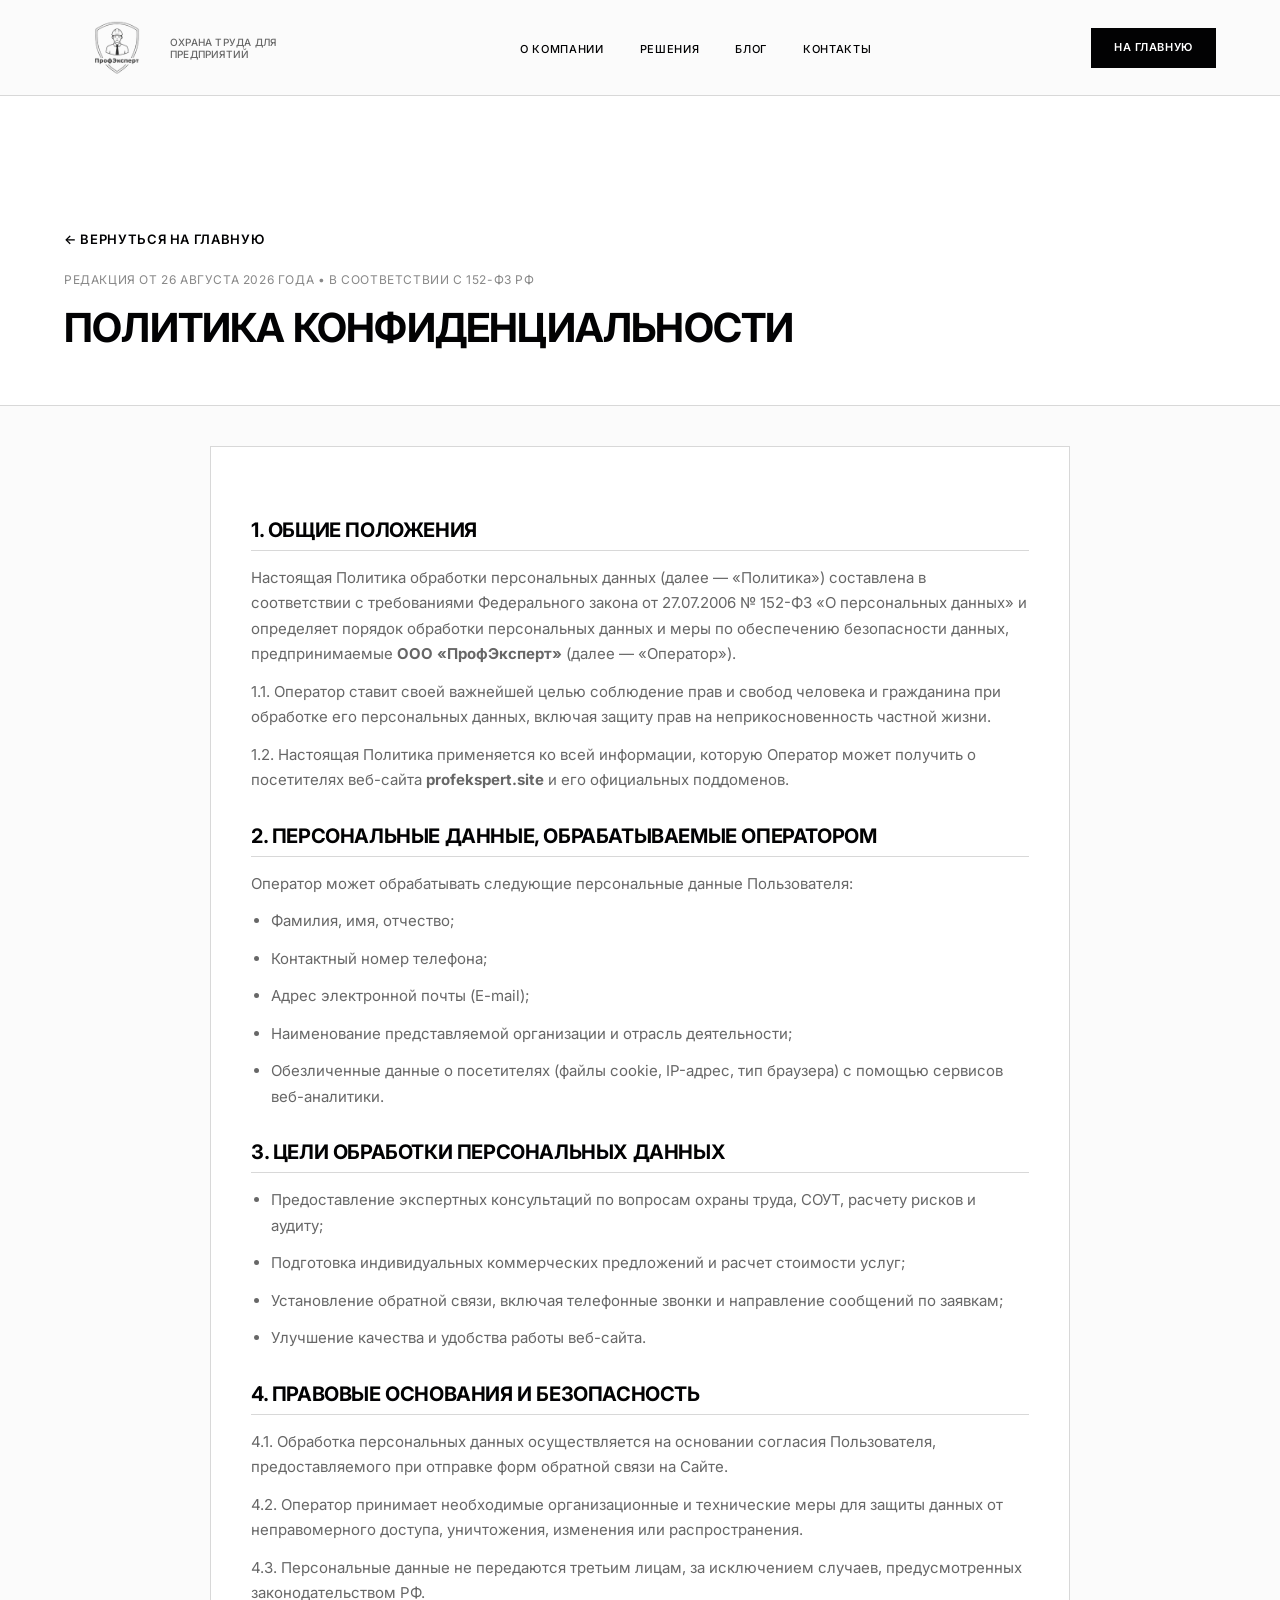
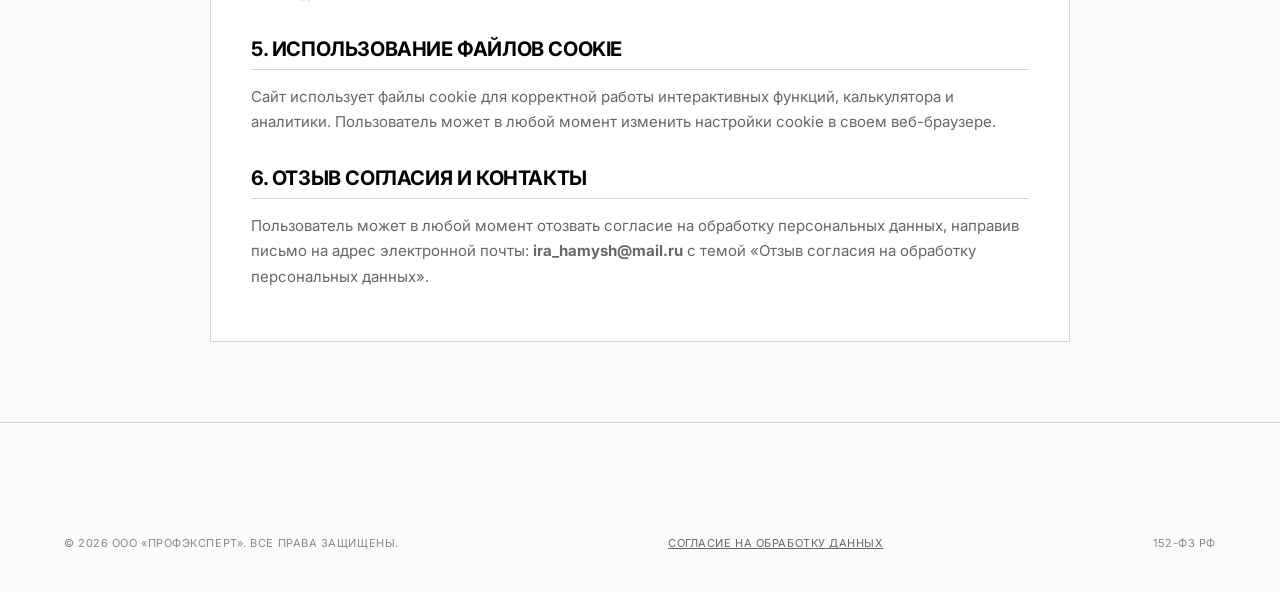
<file: privacy-policy.html>
<!DOCTYPE html>
<html lang="ru">
<head>
  <meta charset="UTF-8">
  <meta name="viewport" content="width=device-width, initial-scale=1.0">
  <title>Политика конфиденциальности — ООО «ПрофЭксперт»</title>
  <link rel="canonical" href="https://profekspert.site/privacy-policy.html">
  <link rel="preconnect" href="https://fonts.googleapis.com">
  <link rel="preconnect" href="https://fonts.gstatic.com" crossorigin>
  <link rel="stylesheet" href="https://fonts.googleapis.com/css2?family=Inter:wght@400;500;600;700&display=swap">
  <link rel="stylesheet" href="css/style.css">
  <style>
    .legal-page-header { padding: 130px 0 30px; border-bottom: 1px solid var(--color-border); background: var(--color-bg-surface); }
    .legal-content { padding: 40px 0 80px; }
    .legal-article { max-width: 860px; margin: 0 auto; background: var(--color-bg-surface); border: 1px solid var(--color-border); padding: 40px; }
    .legal-article h1 { font-size: 2rem; margin-bottom: 16px; line-height: 1.2; }
    .legal-article h2 { font-size: 1.25rem; margin-top: 32px; margin-bottom: 14px; padding-bottom: 8px; border-bottom: 1px solid var(--color-border); }
    .legal-article p, .legal-article li { font-size: 15px; line-height: 1.7; color: var(--color-secondary); margin-bottom: 12px; }
    .legal-article ul { margin-left: 20px; margin-bottom: 16px; }
    .legal-meta { font-size: 12px; text-transform: uppercase; letter-spacing: 0.05em; color: var(--color-muted); margin-bottom: 16px; }
    .back-link { display: inline-flex; align-items: center; gap: 8px; font-size: 13px; font-weight: 600; text-transform: uppercase; letter-spacing: 0.05em; color: var(--color-primary); text-decoration: none; margin-bottom: 20px; }
    .back-link:hover { color: var(--color-hover); }
    @media (max-width: 768px) { .legal-article { padding: 24px 16px; } .legal-page-header { padding: 100px 0 20px; } }
  </style>
</head>
<body>
  <header class="header">
    <div class="container">
      <a href="index.html" class="logo">
        <picture><source srcset="assets/logo_200.webp" type="image/webp"><img src="assets/logo_200.png" alt="ООО ПрофЭксперт" class="brand-logo-img" width="82" height="82" decoding="async"></picture>
        <div class="logo-text">
          <span>Охрана труда для предприятий</span>
        </div>
      </a>
      <nav>
        <ul class="nav-menu">
          <li><a href="index.html#about" class="nav-link">О компании</a></li>
          <li><a href="index.html#services" class="nav-link">Решения</a></li>
          <li><a href="index.html#blog" class="nav-link">Блог</a></li>
          <li><a href="index.html#contacts" class="nav-link">Контакты</a></li>
        </ul>
      </nav>
      <a href="index.html" class="btn btn-primary header-btn">На главную</a>
    </div>
  </header>

  <div class="legal-page-header">
    <div class="container">
      <a href="index.html" class="back-link">← Вернуться на главную</a>
      <div class="legal-meta">Редакция от 26 августа 2026 года • В соответствии с 152-ФЗ РФ</div>
      <h1 style="font-weight: 700;">Политика конфиденциальности</h1>
    </div>
  </div>

  <div class="legal-content">
    <div class="container">
      <div class="legal-article">
        <h2>1. Общие положения</h2>
        <p>Настоящая Политика обработки персональных данных (далее — «Политика») составлена в соответствии с требованиями Федерального закона от 27.07.2006 № 152-ФЗ «О персональных данных» и определяет порядок обработки персональных данных и меры по обеспечению безопасности данных, предпринимаемые <strong>ООО «ПрофЭксперт»</strong> (далее — «Оператор»).</p>
        <p>1.1. Оператор ставит своей важнейшей целью соблюдение прав и свобод человека и гражданина при обработке его персональных данных, включая защиту прав на неприкосновенность частной жизни.</p>
        <p>1.2. Настоящая Политика применяется ко всей информации, которую Оператор может получить о посетителях веб-сайта <strong>profekspert.site</strong> и его официальных поддоменов.</p>

        <h2>2. Персональные данные, обрабатываемые Оператором</h2>
        <p>Оператор может обрабатывать следующие персональные данные Пользователя:</p>
        <ul>
          <li>Фамилия, имя, отчество;</li>
          <li>Контактный номер телефона;</li>
          <li>Адрес электронной почты (E-mail);</li>
          <li>Наименование представляемой организации и отрасль деятельности;</li>
          <li>Обезличенные данные о посетителях (файлы cookie, IP-адрес, тип браузера) с помощью сервисов веб-аналитики.</li>
        </ul>

        <h2>3. Цели обработки персональных данных</h2>
        <ul>
          <li>Предоставление экспертных консультаций по вопросам охраны труда, СОУТ, расчету рисков и аудиту;</li>
          <li>Подготовка индивидуальных коммерческих предложений и расчет стоимости услуг;</li>
          <li>Установление обратной связи, включая телефонные звонки и направление сообщений по заявкам;</li>
          <li>Улучшение качества и удобства работы веб-сайта.</li>
        </ul>

        <h2>4. Правовые основания и безопасность</h2>
        <p>4.1. Обработка персональных данных осуществляется на основании согласия Пользователя, предоставляемого при отправке форм обратной связи на Сайте.</p>
        <p>4.2. Оператор принимает необходимые организационные и технические меры для защиты данных от неправомерного доступа, уничтожения, изменения или распространения.</p>
        <p>4.3. Персональные данные не передаются третьим лицам, за исключением случаев, предусмотренных законодательством РФ.</p>

        <h2>5. Использование файлов Cookie</h2>
        <p>Сайт использует файлы cookie для корректной работы интерактивных функций, калькулятора и аналитики. Пользователь может в любой момент изменить настройки cookie в своем веб-браузере.</p>

        <h2>6. Отзыв согласия и контакты</h2>
        <p>Пользователь может в любой момент отозвать согласие на обработку персональных данных, направив письмо на адрес электронной почты: <strong>ira_hamysh@mail.ru</strong> с темой «Отзыв согласия на обработку персональных данных».</p>
      </div>
    </div>
  </div>

  <footer class="footer" style="margin-top: 0;">
    <div class="container">
      <div class="footer-bottom" style="border-top: none;">
        <div>© 2026 ООО «ПрофЭксперт». Все права защищены.</div>
        <div><a href="user-agreement.html" style="color: var(--color-secondary); text-decoration: underline;">Согласие на обработку данных</a></div>
        <div>152-ФЗ РФ</div>
      </div>
    </div>
  </footer>
</body>
</html>
</file>
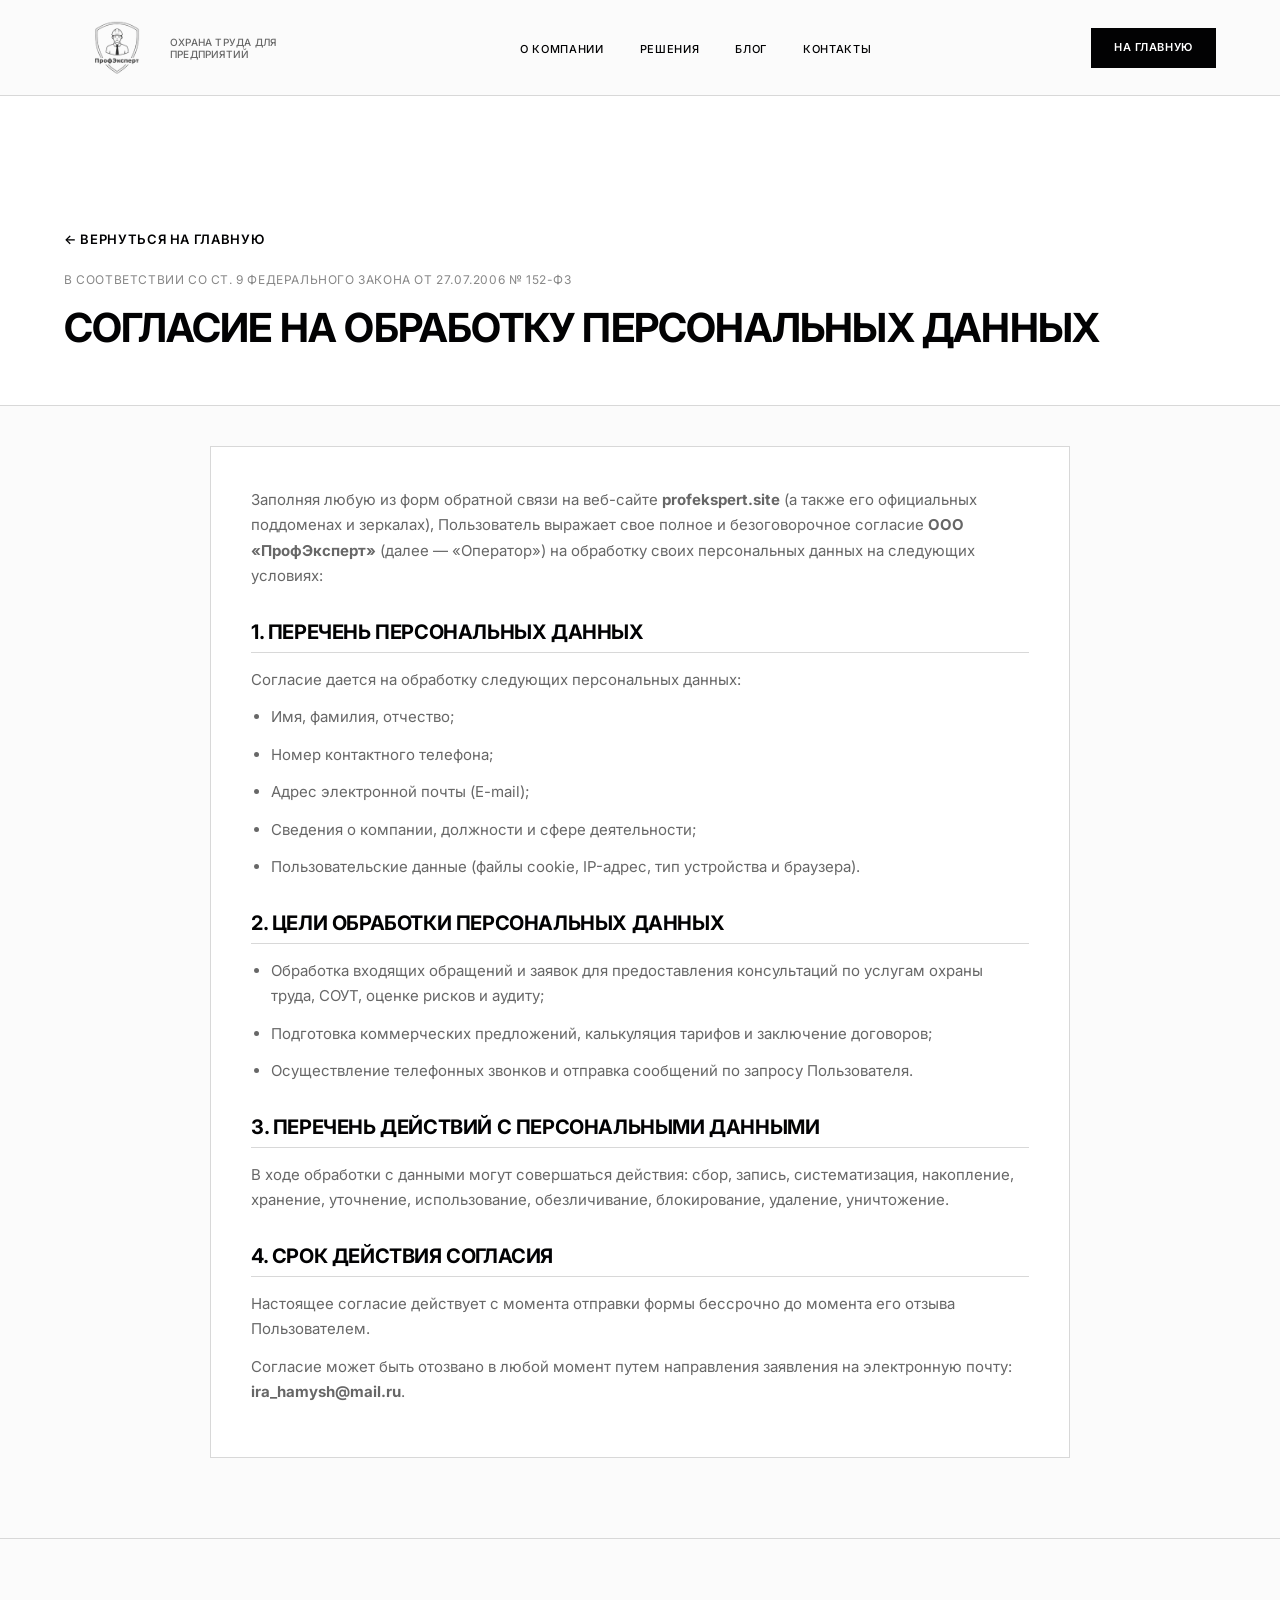
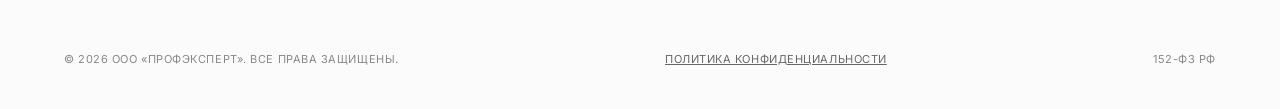
<file: user-agreement.html>
<!DOCTYPE html>
<html lang="ru">
<head>
  <meta charset="UTF-8">
  <meta name="viewport" content="width=device-width, initial-scale=1.0">
  <title>Согласие на обработку персональных данных — ООО «ПрофЭксперт»</title>
  <link rel="canonical" href="https://profekspert.site/user-agreement.html">
  <link rel="preconnect" href="https://fonts.googleapis.com">
  <link rel="preconnect" href="https://fonts.gstatic.com" crossorigin>
  <link rel="stylesheet" href="https://fonts.googleapis.com/css2?family=Inter:wght@400;500;600;700&display=swap">
  <link rel="stylesheet" href="css/style.css">
  <style>
    .legal-page-header { padding: 130px 0 30px; border-bottom: 1px solid var(--color-border); background: var(--color-bg-surface); }
    .legal-content { padding: 40px 0 80px; }
    .legal-article { max-width: 860px; margin: 0 auto; background: var(--color-bg-surface); border: 1px solid var(--color-border); padding: 40px; }
    .legal-article h1 { font-size: 2rem; margin-bottom: 16px; line-height: 1.2; }
    .legal-article h2 { font-size: 1.25rem; margin-top: 32px; margin-bottom: 14px; padding-bottom: 8px; border-bottom: 1px solid var(--color-border); }
    .legal-article p, .legal-article li { font-size: 15px; line-height: 1.7; color: var(--color-secondary); margin-bottom: 12px; }
    .legal-article ul { margin-left: 20px; margin-bottom: 16px; }
    .legal-meta { font-size: 12px; text-transform: uppercase; letter-spacing: 0.05em; color: var(--color-muted); margin-bottom: 16px; }
    .back-link { display: inline-flex; align-items: center; gap: 8px; font-size: 13px; font-weight: 600; text-transform: uppercase; letter-spacing: 0.05em; color: var(--color-primary); text-decoration: none; margin-bottom: 20px; }
    .back-link:hover { color: var(--color-hover); }
    @media (max-width: 768px) { .legal-article { padding: 24px 16px; } .legal-page-header { padding: 100px 0 20px; } }
  </style>
</head>
<body>
  <header class="header">
    <div class="container">
      <a href="index.html" class="logo">
        <picture><source srcset="assets/logo_200.webp" type="image/webp"><img src="assets/logo_200.png" alt="ООО ПрофЭксперт" class="brand-logo-img" width="82" height="82" decoding="async"></picture>
        <div class="logo-text">
          <span>Охрана труда для предприятий</span>
        </div>
      </a>
      <nav>
        <ul class="nav-menu">
          <li><a href="index.html#about" class="nav-link">О компании</a></li>
          <li><a href="index.html#services" class="nav-link">Решения</a></li>
          <li><a href="index.html#blog" class="nav-link">Блог</a></li>
          <li><a href="index.html#contacts" class="nav-link">Контакты</a></li>
        </ul>
      </nav>
      <a href="index.html" class="btn btn-primary header-btn">На главную</a>
    </div>
  </header>

  <div class="legal-page-header">
    <div class="container">
      <a href="index.html" class="back-link">← Вернуться на главную</a>
      <div class="legal-meta">В соответствии со ст. 9 Федерального закона от 27.07.2006 № 152-ФЗ</div>
      <h1 style="font-weight: 700;">Согласие на обработку персональных данных</h1>
    </div>
  </div>

  <div class="legal-content">
    <div class="container">
      <div class="legal-article">
        <p>Заполняя любую из форм обратной связи на веб-сайте <strong>profekspert.site</strong> (а также его официальных поддоменах и зеркалах), Пользователь выражает свое полное и безоговорочное согласие <strong>ООО «ПрофЭксперт»</strong> (далее — «Оператор») на обработку своих персональных данных на следующих условиях:</p>

        <h2>1. Перечень персональных данных</h2>
        <p>Согласие дается на обработку следующих персональных данных:</p>
        <ul>
          <li>Имя, фамилия, отчество;</li>
          <li>Номер контактного телефона;</li>
          <li>Адрес электронной почты (E-mail);</li>
          <li>Сведения о компании, должности и сфере деятельности;</li>
          <li>Пользовательские данные (файлы cookie, IP-адрес, тип устройства и браузера).</li>
        </ul>

        <h2>2. Цели обработки персональных данных</h2>
        <ul>
          <li>Обработка входящих обращений и заявок для предоставления консультаций по услугам охраны труда, СОУТ, оценке рисков и аудиту;</li>
          <li>Подготовка коммерческих предложений, калькуляция тарифов и заключение договоров;</li>
          <li>Осуществление телефонных звонков и отправка сообщений по запросу Пользователя.</li>
        </ul>

        <h2>3. Перечень действий с персональными данными</h2>
        <p>В ходе обработки с данными могут совершаться действия: сбор, запись, систематизация, накопление, хранение, уточнение, использование, обезличивание, блокирование, удаление, уничтожение.</p>

        <h2>4. Срок действия согласия</h2>
        <p>Настоящее согласие действует с момента отправки формы бессрочно до момента его отзыва Пользователем.</p>
        <p>Согласие может быть отозвано в любой момент путем направления заявления на электронную почту: <strong>ira_hamysh@mail.ru</strong>.</p>
      </div>
    </div>
  </div>

  <footer class="footer" style="margin-top: 0;">
    <div class="container">
      <div class="footer-bottom" style="border-top: none;">
        <div>© 2026 ООО «ПрофЭксперт». Все права защищены.</div>
        <div><a href="privacy-policy.html" style="color: var(--color-secondary); text-decoration: underline;">Политика конфиденциальности</a></div>
        <div>152-ФЗ РФ</div>
      </div>
    </div>
  </footer>
</body>
</html>
</file>
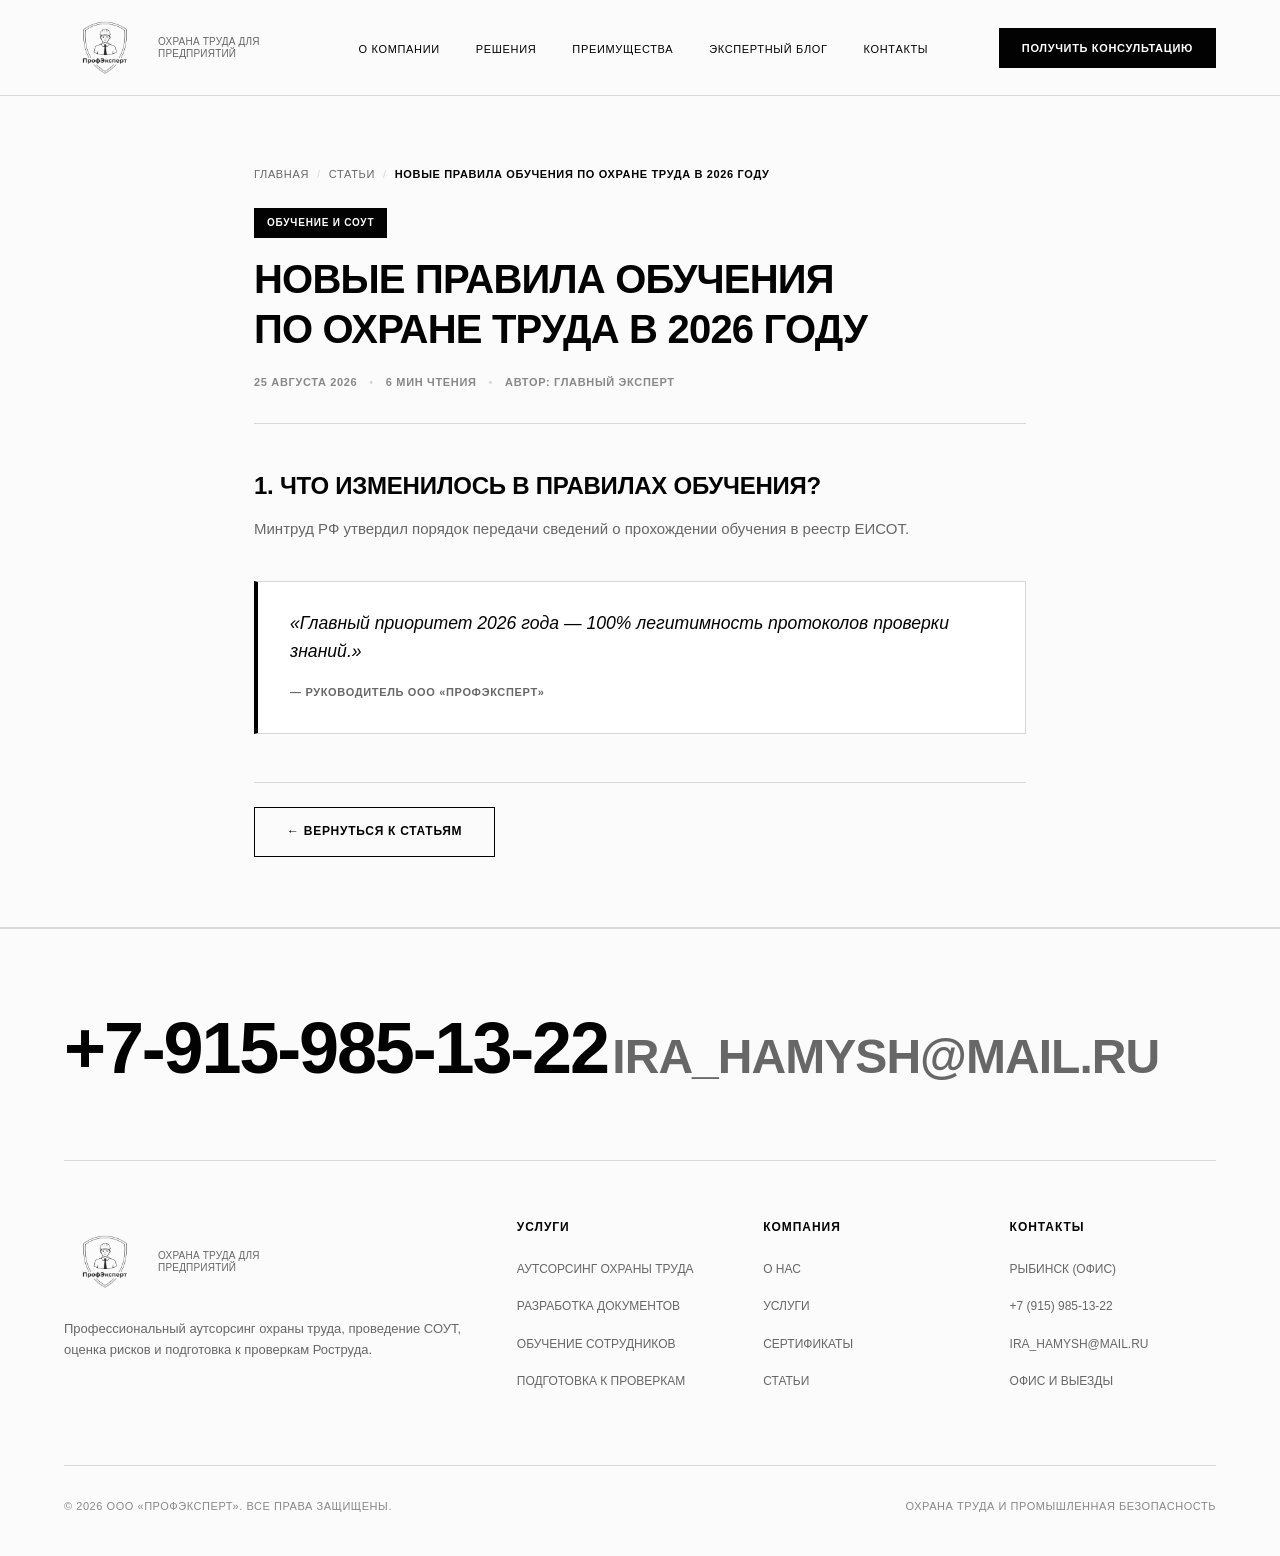
<file: blog/2026-2042.html>
﻿<!DOCTYPE html>
<html lang="ru">
<head>
  <meta charset="UTF-8">
  <meta name="viewport" content="width=device-width, initial-scale=1.0">
    <title>Новые правила обучения по охране труда в 2026 году — ООО «ПрофЭксперт»</title>
  <meta name="description" content="Разбор изменений в порядке обучения по охране труда и проверке знаний требований ОТ в 2026 году для руководителей и специалистов предприятий.">
  <link rel="canonical" href="https://profekspert.site/blog/2026-2042.html">
  <link rel="stylesheet" href="../css/style.css">
  <!-- Schema.org Article Structured Data -->
  <script type="application/ld+json">
  {
    "@context": "https://schema.org",
    "@type": "Article",
    "mainEntityOfPage": {
      "@type": "WebPage",
      "@id": "https://profekspert.site/blog/2026-2042.html"
    },
    "headline": "Новые правила обучения по охране труда в 2026 году",
    "description": "Разбор изменений в порядке обучения по охране труда и проверке знаний требований ОТ в 2026 году для руководителей и специалистов предприятий.",
    "datePublished": "2026-08-25",
    "author": {
      "@type": "Person",
      "name": "Главный инженер ООО «ПрофЭксперт»"
    },
    "publisher": {
      "@type": "Organization",
      "name": "ООО «ПрофЭксперт»",
      "logo": {
        "@type": "ImageObject",
        "url": "https://profekspert.site/assets/logo_transparent.png"
      }
    }
  }
  </script>
  <!-- Yandex.Metrika counter -->
  <script type="text/javascript">
    (function(m,e,t,r,i,k,a){
        m[i]=m[i]||function(){(m[i].a=m[i].a||[]).push(arguments)};
        m[i].l=1*new Date();
        for (var j = 0; j < document.scripts.length; j++) {if (document.scripts[j].src === r) { return; }}
        k=e.createElement(t),a=e.getElementsByTagName(t)[0],k.async=1,k.src=r,a.parentNode.insertBefore(k,a)
    })(window, document,'script','https://mc.yandex.ru/metrika/tag.js?id=113672774', 'ym');

    ym(113672774, 'init', {clickmap:true, trackLinks:true, accurateTrackBounce:true, webvisor:true});
  </script>
  <noscript><div><img src="https://mc.yandex.ru/watch/113672774" style="position:absolute; left:-9999px;" alt="" /></div></noscript>
  <!-- /Yandex.Metrika counter -->
</head>
<body>
  <header class="header" id="header">
    <div class="container">
      <a href="../index.html" class="logo" id="logoLink">
        <img src="../assets/logo_transparent.png" alt="ООО ПрофЭксперт" class="brand-logo-img">
        <div class="logo-text">
          <span>Охрана труда для предприятий</span>
        </div>
      </a>
      <nav>
        <ul class="nav-menu" id="navMenu">
          <li><a href="../index.html#about" class="nav-link">О компании</a></li>
          <li><a href="../index.html#services" class="nav-link">Решения</a></li>
          <li><a href="../index.html#advantages" class="nav-link">Преимущества</a></li>
          <li><a href="../index.html#blog" class="nav-link">Экспертный блог</a></li>
          <li><a href="../index.html#contacts" class="nav-link">Контакты</a></li>
        </ul>
      </nav>
      <div class="header-cta">
        <button class="btn btn-primary header-btn js-open-modal" data-modal-title="Получить консультацию">
          Получить консультацию
        </button>
      </div>
    </div>
  </header>

  <main class="main-content">
    <article class="article-section section">
      <div class="container container-narrow">
        <nav class="breadcrumbs" aria-label="Хлебные крошки">
          <a href="../index.html">Главная</a>
          <span class="sep">/</span>
          <a href="../index.html#blog">Статьи</a>
          <span class="sep">/</span>
          <span class="current">НОВЫЕ ПРАВИЛА ОБУЧЕНИЯ ПО ОХРАНЕ ТРУДА В 2026 ГОДУ</span>
        </nav>

        <header class="article-header">
          <span class="badge badge-dark">ОБУЧЕНИЕ И СОУТ</span>
          <h1 class="article-title">НОВЫЕ ПРАВИЛА ОБУЧЕНИЯ ПО ОХРАНЕ ТРУДА В 2026 ГОДУ</h1>
          <div class="article-meta-bar">
            <span>25 АВГУСТА 2026</span>
            <span class="dot">•</span>
            <span>6 МИН ЧТЕНИЯ</span>
            <span class="dot">•</span>
            <span>АВТОР: ГЛАВНЫЙ ЭКСПЕРТ</span>
          </div>
        </header>

        <div class="article-body">
          <h2>1. Что изменилось в правилах обучения?</h2>
<p>Минтруд РФ утвердил порядок передачи сведений о прохождении обучения в реестр ЕИСОТ.</p>
<blockquote class="article-quote"><p>«Главный приоритет 2026 года — 100% легитимность протоколов проверки знаний.»</p><cite>— Руководитель ООО «ПрофЭксперт»</cite></blockquote>

        </div>

        <div class="article-footer-nav">
          <a href="../index.html#blog" class="btn btn-secondary">← Вернуться к статьям</a>
        </div>
      </div>
    </article>
  </main>

  <footer class="footer" id="contacts">
    <div class="container">
      <div class="footer-hero-contacts">
        <a href="tel:+79159851322" class="footer-phone">+7-915-985-13-22</a>
        <a href="mailto:ira_hamysh@mail.ru" class="footer-email">IRA_HAMYSH@MAIL.RU</a>
      </div>

      <div class="footer-nav-grid">
        <div>
          <div class="logo" style="margin-bottom: 16px;">
            <img src="../assets/logo_transparent.png" alt="ООО ПрофЭксперт" class="brand-logo-img">
            <div class="logo-text">
              <span>Охрана труда для предприятий</span>
            </div>
          </div>
          <p style="font-size: 13px; color: var(--color-secondary);">
            Профессиональный аутсорсинг охраны труда, проведение СОУТ, оценка рисков и подготовка к проверкам Роструда.
          </p>
        </div>

        <div>
          <h4 class="footer-col-title">УСЛУГИ</h4>
          <ul class="footer-list">
            <li><a href="../index.html#services">Аутсорсинг охраны труда</a></li>
            <li><a href="../index.html#services">Разработка документов</a></li>
            <li><a href="../index.html#services">Обучение сотрудников</a></li>
            <li><a href="../index.html#services">Подготовка к проверкам</a></li>
          </ul>
        </div>

        <div>
          <h4 class="footer-col-title">КОМПАНИЯ</h4>
          <ul class="footer-list">
            <li><a href="../index.html#about">О нас</a></li>
            <li><a href="../index.html#services">Услуги</a></li>
            <li><a href="../index.html#advantages">Сертификаты</a></li>
            <li><a href="../index.html#blog">Статьи</a></li>
          </ul>
        </div>

        <div>
          <h4 class="footer-col-title">КОНТАКТЫ</h4>
          <ul class="footer-list">
            <li><a href="../index.html#regions">Рыбинск (Офис)</a></li>
            <li><a href="tel:+79159851322">+7 (915) 985-13-22</a></li>
            <li><a href="mailto:ira_hamysh@mail.ru">ira_hamysh@mail.ru</a></li>
            <li><a href="../index.html#regions">Офис и выезды</a></li>
          </ul>
        </div>
      </div>

      <div class="footer-bottom">
        <div>© 2026 ООО «ПрофЭксперт». Все права защищены.</div>
        <div>Охрана труда и промышленная безопасность</div>
      </div>
    </div>
  </footer>

  <div class="modal-overlay" id="modalOverlay">
    <div class="modal-box">
      <button class="modal-close" id="modalCloseBtn">&times;</button>
      <h3 id="modalTitle" style="margin-bottom: 8px;">Получить консультацию</h3>
      <p style="margin-bottom: 24px; font-size: 14px;">Оставьте контакты — эксперт свяжется с вами для уточнения деталей.</p>
      <form id="leadForm">
        <div class="form-group">
          <label for="formName">Ваше имя</label>
          <input type="text" id="formName" class="form-input" placeholder="Иван Иванов" required>
        </div>
        <div class="form-group">
          <label for="formPhone">Телефон</label>
          <input type="tel" id="formPhone" class="form-input" placeholder="+7 (___) ___-__-__" required>
        </div>
        <div class="form-group">
          <label for="formCompany">Компания / Отрасль</label>
          <input type="text" id="formCompany" class="form-input" placeholder="ООО Название">
        </div>
        <button type="submit" class="btn btn-primary form-submit">Отправить заявку</button>
        <div class="toast-success" id="toastSuccess"></div>
      </form>
    </div>
  </div>
  <script src="../js/app.js"></script>
</body>
</html>
</file>
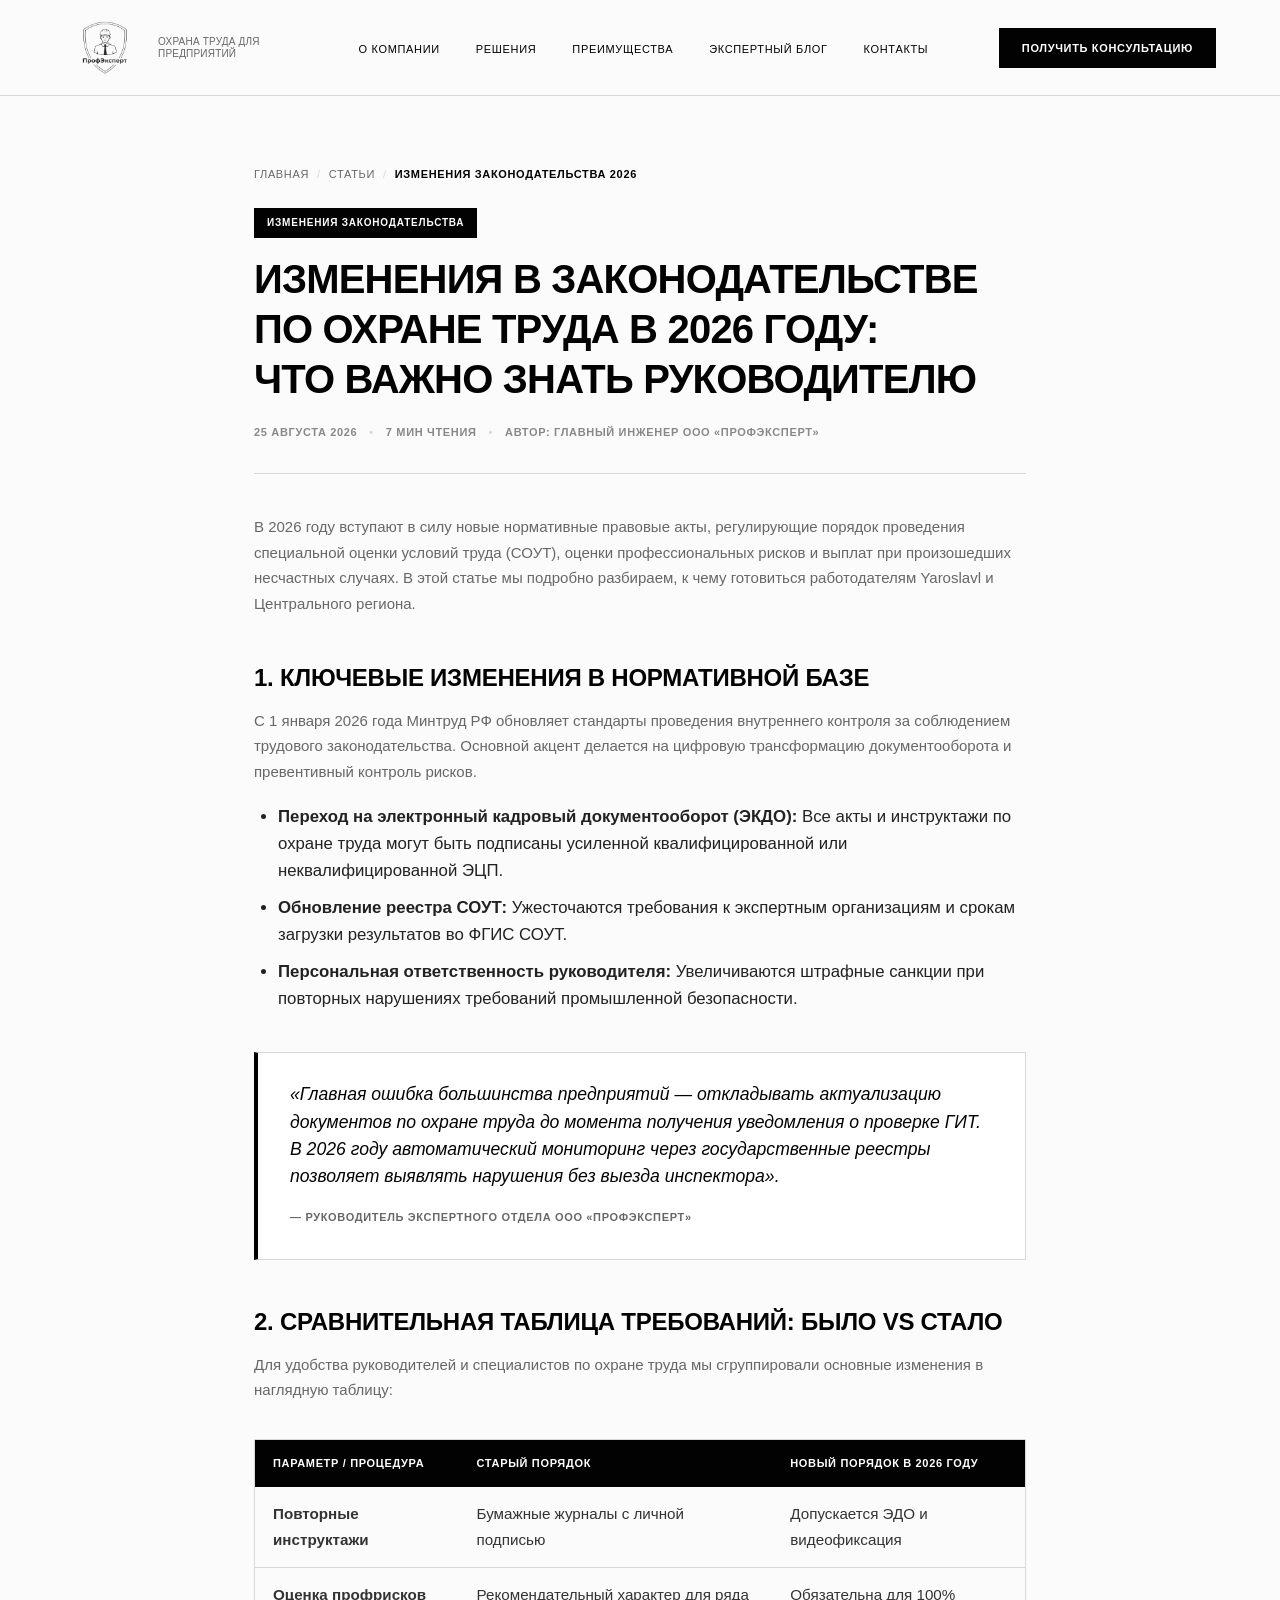
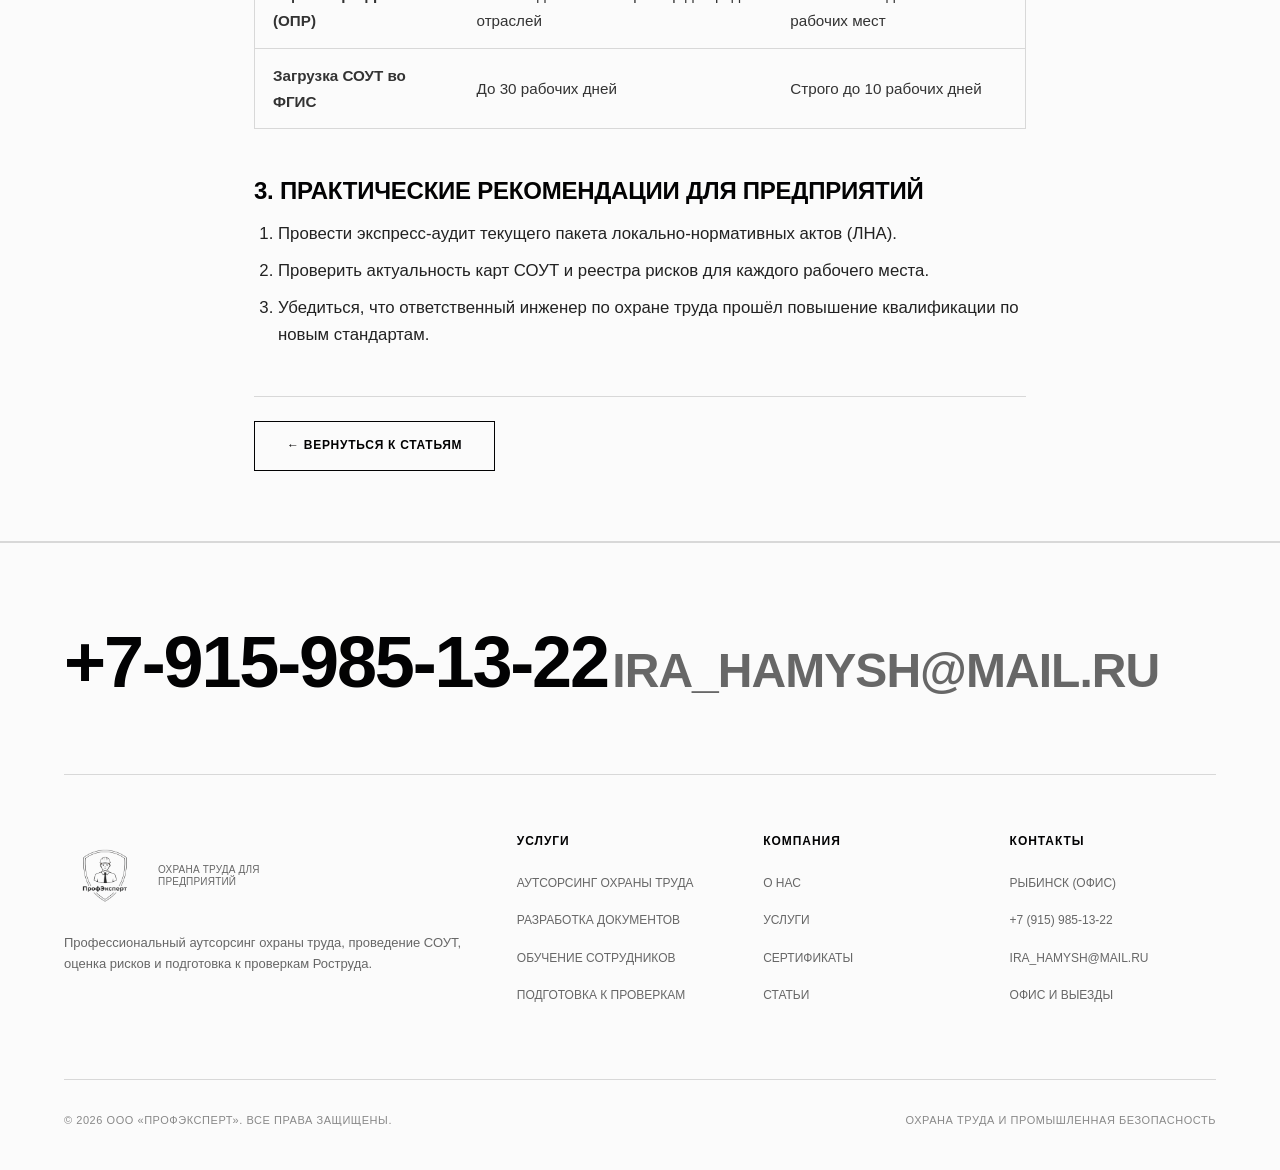
<file: blog/article-template.html>
﻿<!DOCTYPE html>
<html lang="ru">
<head>
  <meta charset="UTF-8">
  <meta name="viewport" content="width=device-width, initial-scale=1.0">
  <title>Изменения в законодательстве по охране труда в 2026 году — ООО «ПрофЭксперт»</title>
  <meta name="description" content="Подробный разбор ключевых изменений в законодательстве по охране труда и СОУТ в 2026 году от экспертов ООО «ПрофЭксперт».">
  <link rel="stylesheet" href="../css/style.css">
</head>
<body>

  <!-- ==========================================================================
       HEADER & NAVIGATION BAR (MATCHES MAIN PAGE EXACTLY)
       ========================================================================== -->
  <header class="header" id="header">
    <div class="container">
      <a href="../index.html" class="logo" id="logoLink">
        <img src="../assets/logo_transparent.png" alt="ООО ПрофЭксперт" class="brand-logo-img">
        <div class="logo-text">
          <span>Охрана труда для предприятий</span>
        </div>
      </a>

      <nav>
        <ul class="nav-menu" id="navMenu">
          <li><a href="../index.html#about" class="nav-link">О компании</a></li>
          <li><a href="../index.html#services" class="nav-link">Решения</a></li>
          <li><a href="../index.html#advantages" class="nav-link">Преимущества</a></li>
          <li><a href="../index.html#blog" class="nav-link">Экспертный блог</a></li>
          <li><a href="../index.html#contacts" class="nav-link">Контакты</a></li>
        </ul>
      </nav>

      <div class="header-cta">
        <button class="btn btn-primary header-btn js-open-modal" data-modal-title="Получить консультацию">
          Получить консультацию
        </button>

        <button class="mobile-toggle" id="mobileToggle" aria-label="Открыть меню">
          <span></span>
          <span></span>
          <span></span>
        </button>
      </div>
    </div>
  </header>

  <main class="main-content">
    <!-- ==========================================================================
         BREADCRUMBS & ARTICLE CONTENT
         ========================================================================== -->
    <article class="article-section section">
      <div class="container container-narrow">
        
        <!-- Breadcrumbs -->
        <nav class="breadcrumbs" aria-label="Хлебные крошки">
          <a href="../index.html">Главная</a>
          <span class="sep">/</span>
          <a href="../index.html#blog">Статьи</a>
          <span class="sep">/</span>
          <span class="current">Изменения законодательства 2026</span>
        </nav>

        <!-- Article Header -->
        <header class="article-header">
          <span class="badge badge-dark">ИЗМЕНЕНИЯ ЗАКОНОДАТЕЛЬСТВА</span>
          <h1 class="article-title">ИЗМЕНЕНИЯ В ЗАКОНОДАТЕЛЬСТВЕ ПО ОХРАНЕ ТРУДА В 2026 ГОДУ:<br>ЧТО ВАЖНО ЗНАТЬ РУКОВОДИТЕЛЮ</h1>
          
          <div class="article-meta-bar">
            <span>25 АВГУСТА 2026</span>
            <span class="dot">•</span>
            <span>7 МИН ЧТЕНИЯ</span>
            <span class="dot">•</span>
            <span>АВТОР: ГЛАВНЫЙ ИНЖЕНЕР ООО «ПРОФЭКСПЕРТ»</span>
          </div>
        </header>

        <!-- Article Body -->
        <div class="article-body">
          <p>
            В 2026 году вступают в силу новые нормативные правовые акты, регулирующие порядок проведения специальной оценки условий труда (СОУТ), оценки профессиональных рисков и выплат при произошедших несчастных случаях. В этой статье мы подробно разбираем, к чему готовиться работодателям Yaroslavl и Центрального региона.
          </p>

          <h2>1. Ключевые изменения в нормативной базе</h2>
          <p>
            С 1 января 2026 года Минтруд РФ обновляет стандарты проведения внутреннего контроля за соблюдением трудового законодательства. Основной акцент делается на цифровую трансформацию документооборота и превентивный контроль рисков.
          </p>

          <ul>
            <li><strong>Переход на электронный кадровый документооборот (ЭКДО):</strong> Все акты и инструктажи по охране труда могут быть подписаны усиленной квалифицированной или неквалифицированной ЭЦП.</li>
            <li><strong>Обновление реестра СОУТ:</strong> Ужесточаются требования к экспертным организациям и срокам загрузки результатов во ФГИС СОУТ.</li>
            <li><strong>Персональная ответственность руководителя:</strong> Увеличиваются штрафные санкции при повторных нарушениях требований промышленной безопасности.</li>
          </ul>

          <!-- Expert Quote Callout -->
          <blockquote class="article-quote">
            <p>
              «Главная ошибка большинства предприятий — откладывать актуализацию документов по охране труда до момента получения уведомления о проверке ГИТ. В 2026 году автоматический мониторинг через государственные реестры позволяет выявлять нарушения без выезда инспектора».
            </p>
            <cite>— Руководитель экспертного отдела ООО «ПрофЭксперт»</cite>
          </blockquote>

          <h2>2. Сравнительная таблица требований: Было vs Стало</h2>
          <p>
            Для удобства руководителей и специалистов по охране труда мы сгруппировали основные изменения в наглядную таблицу:
          </p>

          <div class="table-wrapper">
            <table class="article-table">
              <thead>
                <tr>
                  <th>ПАРАМЕТР / ПРОЦЕДУРА</th>
                  <th>СТАРЫЙ ПОРЯДОК</th>
                  <th>НОВЫЙ ПОРЯДОК В 2026 ГОДУ</th>
                </tr>
              </thead>
              <tbody>
                <tr>
                  <td><strong>Повторные инструктажи</strong></td>
                  <td>Бумажные журналы с личной подписью</td>
                  <td>Допускается ЭДО и видеофиксация</td>
                </tr>
                <tr>
                  <td><strong>Оценка профрисков (ОПР)</strong></td>
                  <td>Рекомендательный характер для ряда отраслей</td>
                  <td>Обязательна для 100% рабочих мест</td>
                </tr>
                <tr>
                  <td><strong>Загрузка СОУТ во ФГИС</strong></td>
                  <td>До 30 рабочих дней</td>
                  <td>Строго до 10 рабочих дней</td>
                </tr>
              </tbody>
            </table>
          </div>

          <h2>3. Практические рекомендации для предприятий</h2>
          <ol>
            <li>Провести экспресс-аудит текущего пакета локально-нормативных актов (ЛНА).</li>
            <li>Проверить актуальность карт СОУТ и реестра рисков для каждого рабочего места.</li>
            <li>Убедиться, что ответственный инженер по охране труда прошёл повышение квалификации по новым стандартам.</li>
          </ol>
        </div>

        <!-- Back Button Navigation -->
        <div class="article-footer-nav">
          <a href="../index.html#blog" class="btn btn-secondary">← Вернуться к статьям</a>
        </div>

      </div>
    </article>
  </main>

  <!-- ==========================================================================
       FOOTER (EXACT MATCH WITH MAIN PAGE)
       ========================================================================== -->
  <footer class="footer" id="contacts">
    <div class="container">
      <div class="footer-hero-contacts">
        <a href="tel:+79159851322" class="footer-phone">+7-915-985-13-22</a>
        <a href="mailto:ira_hamysh@mail.ru" class="footer-email">IRA_HAMYSH@MAIL.RU</a>
      </div>

      <div class="footer-nav-grid">
        <div>
          <div class="logo" style="margin-bottom: 16px;">
            <img src="../assets/logo_transparent.png" alt="ООО ПрофЭксперт" class="brand-logo-img">
            <div class="logo-text">
              <span>Охрана труда для предприятий</span>
            </div>
          </div>
          <p style="font-size: 13px; color: var(--color-secondary);">
            Профессиональный аутсорсинг охраны труда, проведение СОУТ, оценка рисков и подготовка к проверкам Роструда.
          </p>
        </div>

        <div>
          <h4 class="footer-col-title">УСЛУГИ</h4>
          <ul class="footer-list">
            <li><a href="../index.html#services">Аутсорсинг охраны труда</a></li>
            <li><a href="../index.html#services">Разработка документов</a></li>
            <li><a href="../index.html#services">Обучение сотрудников</a></li>
            <li><a href="../index.html#services">Подготовка к проверкам</a></li>
          </ul>
        </div>

        <div>
          <h4 class="footer-col-title">КОМПАНИЯ</h4>
          <ul class="footer-list">
            <li><a href="../index.html#about">О нас</a></li>
            <li><a href="../index.html#services">Услуги</a></li>
            <li><a href="../index.html#advantages">Сертификаты</a></li>
            <li><a href="../index.html#blog">Статьи</a></li>
          </ul>
        </div>

        <div>
          <h4 class="footer-col-title">КОНТАКТЫ</h4>
          <ul class="footer-list">
            <li><a href="../index.html#regions">Рыбинск (Офис)</a></li>
            <li><a href="tel:+79159851322">+7 (915) 985-13-22</a></li>
            <li><a href="mailto:ira_hamysh@mail.ru">ira_hamysh@mail.ru</a></li>
            <li><a href="../index.html#regions">Офис и выезды</a></li>
          </ul>
        </div>
      </div>

      <div class="footer-bottom">
        <div>© 2026 ООО «ПрофЭксперт». Все права защищены.</div>
        <div>Охрана труда и промышленная безопасность</div>
      </div>
    </div>
  </footer>

  <!-- ==========================================================================
       MODAL WINDOW FORM (EXACT MATCH WITH MAIN PAGE)
       ========================================================================== -->
  <div class="modal-overlay" id="modalOverlay">
    <div class="modal-box">
      <button class="modal-close" id="modalCloseBtn">&times;</button>
      <h3 id="modalTitle" style="margin-bottom: 8px;">Получить консультацию</h3>
      <p style="margin-bottom: 24px; font-size: 14px;">Оставьте контакты — эксперт свяжется с вами для уточнения деталей.</p>

      <form id="leadForm">
        <div class="form-group">
          <label for="formName">Ваше имя</label>
          <input type="text" id="formName" class="form-input" placeholder="Иван Иванов" required>
        </div>

        <div class="form-group">
          <label for="formPhone">Телефон</label>
          <input type="tel" id="formPhone" class="form-input" placeholder="+7 (___) ___-__-__" required>
        </div>

        <div class="form-group">
          <label for="formCompany">Компания / Отрасль</label>
          <input type="text" id="formCompany" class="form-input" placeholder="ООО Название">
        </div>

        <button type="submit" class="btn btn-primary form-submit">Отправить заявку</button>
        <div class="toast-success" id="toastSuccess"></div>
      </form>
    </div>
  </div>

  <script src="../js/app.js"></script>
</body>
</html>
</file>
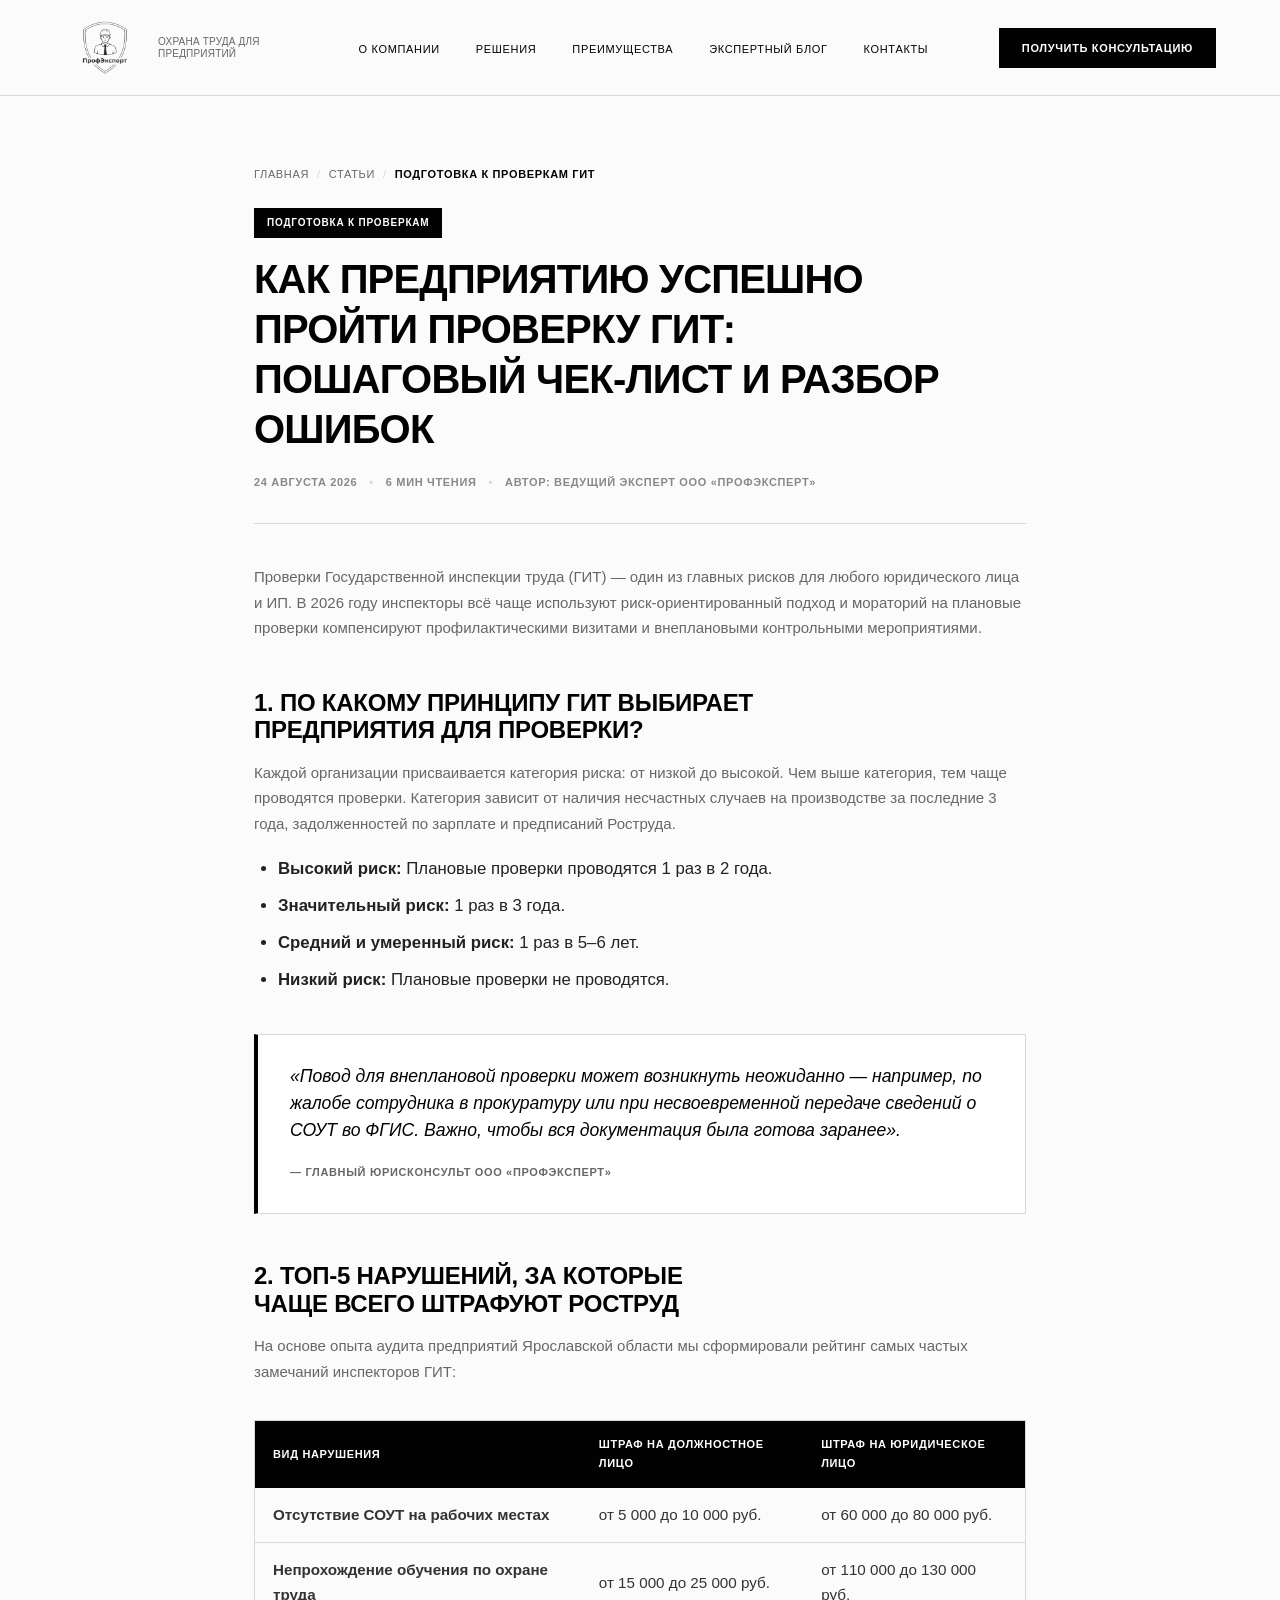
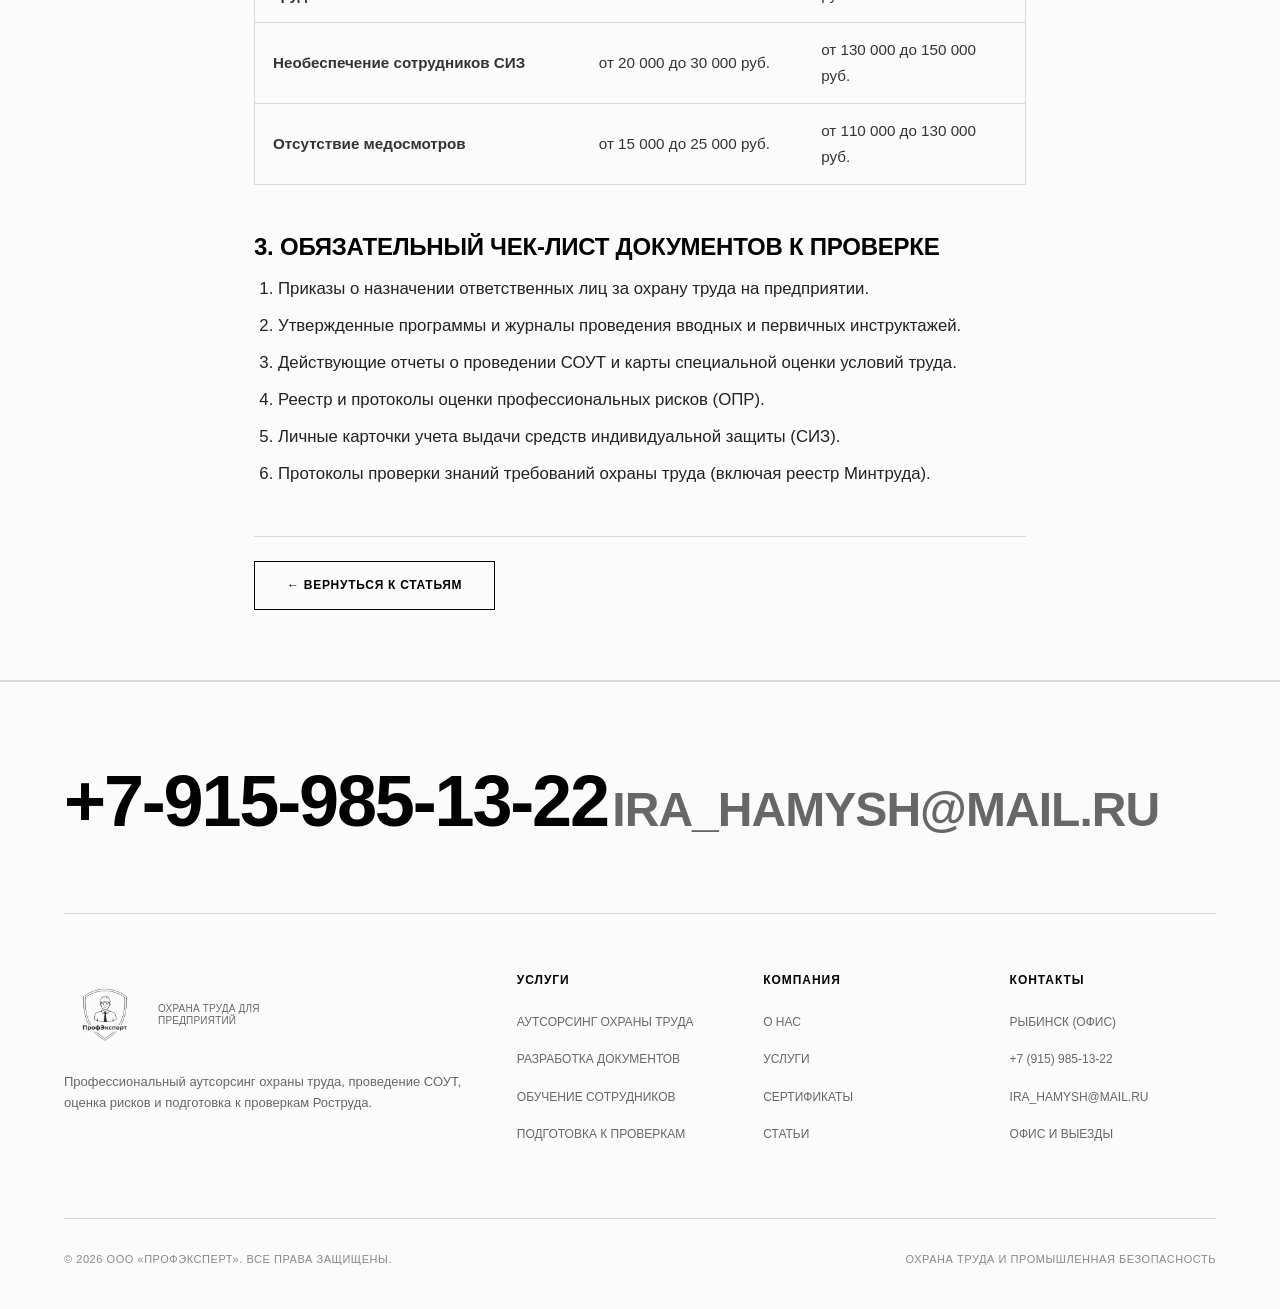
<file: blog/podgotovka-k-proverkam.html>
﻿<!DOCTYPE html>
<html lang="ru">
<head>
  <meta charset="UTF-8">
  <meta name="viewport" content="width=device-width, initial-scale=1.0">
    <title>Подготовка к проверкам ГИТ и Роструда: пошаговый чек-лист — ООО «ПрофЭксперт»</title>
  <meta name="description" content="Пошаговое руководство по подготовке предприятия к плановым и внеплановым проверкам Государственной инспекции труда (ГИТ). Чек-лист документов.">
  <link rel="canonical" href="https://profekspert.site/blog/podgotovka-k-proverkam.html">
  <link rel="stylesheet" href="../css/style.css">
  <!-- Schema.org Article Structured Data -->
  <script type="application/ld+json">
  {
    "@context": "https://schema.org",
    "@type": "Article",
    "mainEntityOfPage": {
      "@type": "WebPage",
      "@id": "https://profekspert.site/blog/podgotovka-k-proverkam.html"
    },
    "headline": "Подготовка к проверкам ГИТ и Роструда: пошаговый чек-лист",
    "description": "Пошаговое руководство по подготовке предприятия к плановым и внеплановым проверкам Государственной инспекции труда (ГИТ). Чек-лист документов.",
    "datePublished": "2026-08-24",
    "author": {
      "@type": "Person",
      "name": "Ведущий аудитор ООО «ПрофЭксперт»"
    },
    "publisher": {
      "@type": "Organization",
      "name": "ООО «ПрофЭксперт»",
      "logo": {
        "@type": "ImageObject",
        "url": "https://profekspert.site/assets/logo_transparent.png"
      }
    }
  }
  </script>
  <!-- Yandex.Metrika counter -->
  <script type="text/javascript">
    (function(m,e,t,r,i,k,a){
        m[i]=m[i]||function(){(m[i].a=m[i].a||[]).push(arguments)};
        m[i].l=1*new Date();
        for (var j = 0; j < document.scripts.length; j++) {if (document.scripts[j].src === r) { return; }}
        k=e.createElement(t),a=e.getElementsByTagName(t)[0],k.async=1,k.src=r,a.parentNode.insertBefore(k,a)
    })(window, document,'script','https://mc.yandex.ru/metrika/tag.js?id=113672774', 'ym');

    ym(113672774, 'init', {clickmap:true, trackLinks:true, accurateTrackBounce:true, webvisor:true});
  </script>
  <noscript><div><img src="https://mc.yandex.ru/watch/113672774" style="position:absolute; left:-9999px;" alt="" /></div></noscript>
  <!-- /Yandex.Metrika counter -->
</head>
<body>

  <!-- ==========================================================================
       HEADER & NAVIGATION BAR (MATCHES MAIN PAGE EXACTLY)
       ========================================================================== -->
  <header class="header" id="header">
    <div class="container">
      <a href="../index.html" class="logo" id="logoLink">
        <img src="../assets/logo_transparent.png" alt="ООО ПрофЭксперт" class="brand-logo-img">
        <div class="logo-text">
          <span>Охрана труда для предприятий</span>
        </div>
      </a>

      <nav>
        <ul class="nav-menu" id="navMenu">
          <li><a href="../index.html#about" class="nav-link">О компании</a></li>
          <li><a href="../index.html#services" class="nav-link">Решения</a></li>
          <li><a href="../index.html#advantages" class="nav-link">Преимущества</a></li>
          <li><a href="../index.html#blog" class="nav-link">Экспертный блог</a></li>
          <li><a href="../index.html#contacts" class="nav-link">Контакты</a></li>
        </ul>
      </nav>

      <div class="header-cta">
        <button class="btn btn-primary header-btn js-open-modal" data-modal-title="Получить консультацию">
          Получить консультацию
        </button>

        <button class="mobile-toggle" id="mobileToggle" aria-label="Открыть меню">
          <span></span>
          <span></span>
          <span></span>
        </button>
      </div>
    </div>
  </header>

  <main class="main-content">
    <!-- ==========================================================================
         BREADCRUMBS & ARTICLE CONTENT
         ========================================================================== -->
    <article class="article-section section">
      <div class="container container-narrow">
        
        <!-- Breadcrumbs -->
        <nav class="breadcrumbs" aria-label="Хлебные крошки">
          <a href="../index.html">Главная</a>
          <span class="sep">/</span>
          <a href="../index.html#blog">Статьи</a>
          <span class="sep">/</span>
          <span class="current">Подготовка к проверкам ГИТ</span>
        </nav>

        <!-- Article Header -->
        <header class="article-header">
          <span class="badge badge-dark">ПОДГОТОВКА К ПРОВЕРКАМ</span>
          <h1 class="article-title">КАК ПРЕДПРИЯТИЮ УСПЕШНО ПРОЙТИ ПРОВЕРКУ ГИТ:<br>ПОШАГОВЫЙ ЧЕК-ЛИСТ И РАЗБОР ОШИБОК</h1>
          
          <div class="article-meta-bar">
            <span>24 АВГУСТА 2026</span>
            <span class="dot">•</span>
            <span>6 МИН ЧТЕНИЯ</span>
            <span class="dot">•</span>
            <span>АВТОР: ВЕДУЩИЙ ЭКСПЕРТ ООО «ПРОФЭКСПЕРТ»</span>
          </div>
        </header>

        <!-- Article Body -->
        <div class="article-body">
          <p>
            Проверки Государственной инспекции труда (ГИТ) — один из главных рисков для любого юридического лица и ИП. В 2026 году инспекторы всё чаще используют риск-ориентированный подход и мораторий на плановые проверки компенсируют профилактическими визитами и внеплановыми контрольными мероприятиями.
          </p>

          <h2>1. По какому принципу ГИТ выбирает предприятия для проверки?</h2>
          <p>
            Каждой организации присваивается категория риска: от низкой до высокой. Чем выше категория, тем чаще проводятся проверки. Категория зависит от наличия несчастных случаев на производстве за последние 3 года, задолженностей по зарплате и предписаний Роструда.
          </p>

          <ul>
            <li><strong>Высокий риск:</strong> Плановые проверки проводятся 1 раз в 2 года.</li>
            <li><strong>Значительный риск:</strong> 1 раз в 3 года.</li>
            <li><strong>Средний и умеренный риск:</strong> 1 раз в 5–6 лет.</li>
            <li><strong>Низкий риск:</strong> Плановые проверки не проводятся.</li>
          </ul>

          <!-- Expert Quote Callout -->
          <blockquote class="article-quote">
            <p>
              «Повод для внеплановой проверки может возникнуть неожиданно — например, по жалобе сотрудника в прокуратуру или при несвоевременной передаче сведений о СОУТ во ФГИС. Важно, чтобы вся документация была готова заранее».
            </p>
            <cite>— Главный юрисконсульт ООО «ПрофЭксперт»</cite>
          </blockquote>

          <h2>2. Топ-5 нарушений, за которые чаще всего штрафуют Роструд</h2>
          <p>
            На основе опыта аудита предприятий Ярославской области мы сформировали рейтинг самых частых замечаний инспекторов ГИТ:
          </p>

          <div class="table-wrapper">
            <table class="article-table">
              <thead>
                <tr>
                  <th>ВИД НАРУШЕНИЯ</th>
                  <th>ШТРАФ НА ДОЛЖНОСТНОЕ ЛИЦО</th>
                  <th>ШТРАФ НА ЮРИДИЧЕСКОЕ ЛИЦО</th>
                </tr>
              </thead>
              <tbody>
                <tr>
                  <td><strong>Отсутствие СОУТ на рабочих местах</strong></td>
                  <td>от 5 000 до 10 000 руб.</td>
                  <td>от 60 000 до 80 000 руб.</td>
                </tr>
                <tr>
                  <td><strong>Непрохождение обучения по охране труда</strong></td>
                  <td>от 15 000 до 25 000 руб.</td>
                  <td>от 110 000 до 130 000 руб.</td>
                </tr>
                <tr>
                  <td><strong>Необеспечение сотрудников СИЗ</strong></td>
                  <td>от 20 000 до 30 000 руб.</td>
                  <td>от 130 000 до 150 000 руб.</td>
                </tr>
                <tr>
                  <td><strong>Отсутствие медосмотров</strong></td>
                  <td>от 15 000 до 25 000 руб.</td>
                  <td>от 110 000 до 130 000 руб.</td>
                </tr>
              </tbody>
            </table>
          </div>

          <h2>3. Обязательный чек-лист документов к проверке</h2>
          <ol>
            <li>Приказы о назначении ответственных лиц за охрану труда на предприятии.</li>
            <li>Утвержденные программы и журналы проведения вводных и первичных инструктажей.</li>
            <li>Действующие отчеты о проведении СОУТ и карты специальной оценки условий труда.</li>
            <li>Реестр и протоколы оценки профессиональных рисков (ОПР).</li>
            <li>Личные карточки учета выдачи средств индивидуальной защиты (СИЗ).</li>
            <li>Протоколы проверки знаний требований охраны труда (включая реестр Минтруда).</li>
          </ol>
        </div>

        <!-- Back Button Navigation -->
        <div class="article-footer-nav">
          <a href="../index.html#blog" class="btn btn-secondary">← Вернуться к статьям</a>
        </div>

      </div>
    </article>
  </main>

  <!-- ==========================================================================
       FOOTER (EXACT MATCH WITH MAIN PAGE)
       ========================================================================== -->
  <footer class="footer" id="contacts">
    <div class="container">
      <div class="footer-hero-contacts">
        <a href="tel:+79159851322" class="footer-phone">+7-915-985-13-22</a>
        <a href="mailto:ira_hamysh@mail.ru" class="footer-email">IRA_HAMYSH@MAIL.RU</a>
      </div>

      <div class="footer-nav-grid">
        <div>
          <div class="logo" style="margin-bottom: 16px;">
            <img src="../assets/logo_transparent.png" alt="ООО ПрофЭксперт" class="brand-logo-img">
            <div class="logo-text">
              <span>Охрана труда для предприятий</span>
            </div>
          </div>
          <p style="font-size: 13px; color: var(--color-secondary);">
            Профессиональный аутсорсинг охраны труда, проведение СОУТ, оценка рисков и подготовка к проверкам Роструда.
          </p>
        </div>

        <div>
          <h4 class="footer-col-title">УСЛУГИ</h4>
          <ul class="footer-list">
            <li><a href="../index.html#services">Аутсорсинг охраны труда</a></li>
            <li><a href="../index.html#services">Разработка документов</a></li>
            <li><a href="../index.html#services">Обучение сотрудников</a></li>
            <li><a href="../index.html#services">Подготовка к проверкам</a></li>
          </ul>
        </div>

        <div>
          <h4 class="footer-col-title">КОМПАНИЯ</h4>
          <ul class="footer-list">
            <li><a href="../index.html#about">О нас</a></li>
            <li><a href="../index.html#services">Услуги</a></li>
            <li><a href="../index.html#advantages">Сертификаты</a></li>
            <li><a href="../index.html#blog">Статьи</a></li>
          </ul>
        </div>

        <div>
          <h4 class="footer-col-title">КОНТАКТЫ</h4>
          <ul class="footer-list">
            <li><a href="../index.html#regions">Рыбинск (Офис)</a></li>
            <li><a href="tel:+79159851322">+7 (915) 985-13-22</a></li>
            <li><a href="mailto:ira_hamysh@mail.ru">ira_hamysh@mail.ru</a></li>
            <li><a href="../index.html#regions">Офис и выезды</a></li>
          </ul>
        </div>
      </div>

      <div class="footer-bottom">
        <div>© 2026 ООО «ПрофЭксперт». Все права защищены.</div>
        <div>Охрана труда и промышленная безопасность</div>
      </div>
    </div>
  </footer>

  <!-- ==========================================================================
       MODAL WINDOW FORM (EXACT MATCH WITH MAIN PAGE)
       ========================================================================== -->
  <div class="modal-overlay" id="modalOverlay">
    <div class="modal-box">
      <button class="modal-close" id="modalCloseBtn">&times;</button>
      <h3 id="modalTitle" style="margin-bottom: 8px;">Получить консультацию</h3>
      <p style="margin-bottom: 24px; font-size: 14px;">Оставьте контакты — эксперт свяжется с вами для уточнения деталей.</p>

      <form id="leadForm">
        <div class="form-group">
          <label for="formName">Ваше имя</label>
          <input type="text" id="formName" class="form-input" placeholder="Иван Иванов" required>
        </div>

        <div class="form-group">
          <label for="formPhone">Телефон</label>
          <input type="tel" id="formPhone" class="form-input" placeholder="+7 (___) ___-__-__" required>
        </div>

        <div class="form-group">
          <label for="formCompany">Компания / Отрасль</label>
          <input type="text" id="formCompany" class="form-input" placeholder="ООО Название">
        </div>

        <button type="submit" class="btn btn-primary form-submit">Отправить заявку</button>
        <div class="toast-success" id="toastSuccess"></div>
      </form>
    </div>
  </div>

  <script src="../js/app.js"></script>
</body>
</html>
</file>
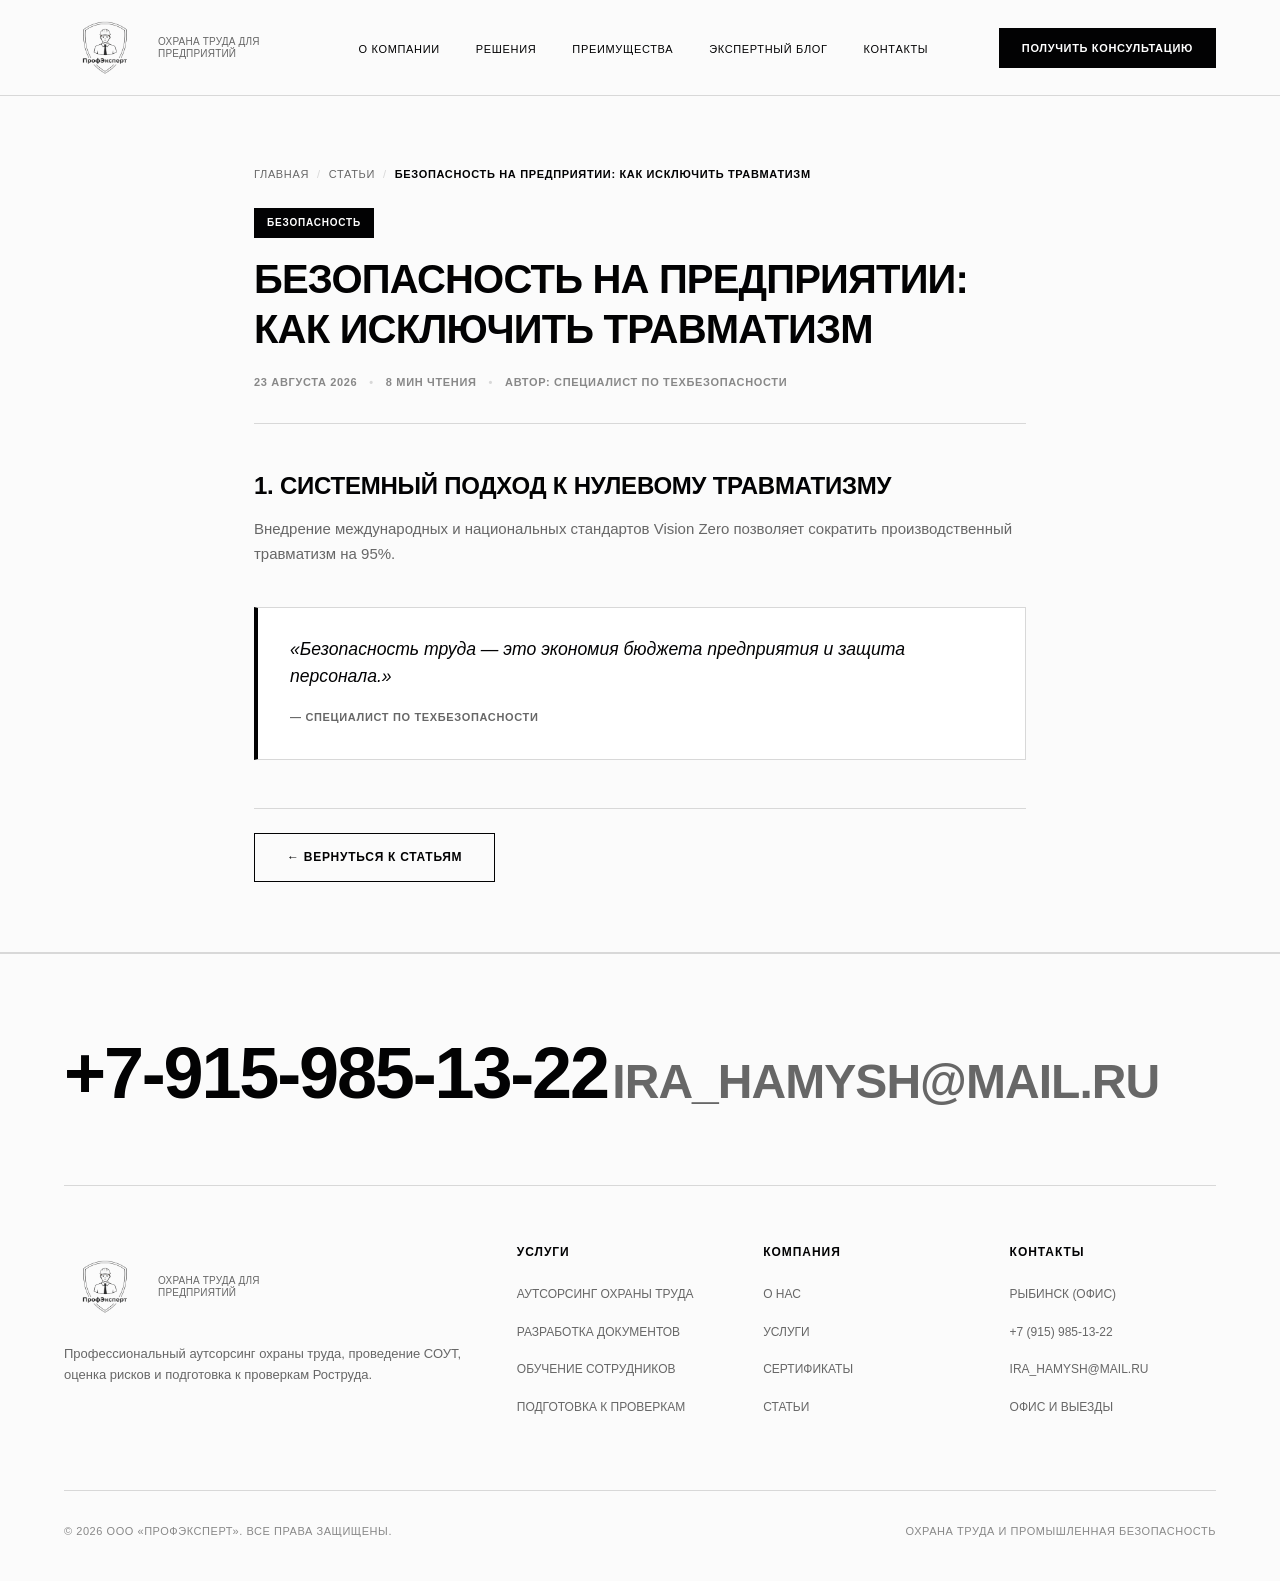
<file: blog/proizvodstvennaya-bezopasnost.html>
﻿<!DOCTYPE html>
<html lang="ru">
<head>
  <meta charset="UTF-8">
  <meta name="viewport" content="width=device-width, initial-scale=1.0">
    <title>Производственная безопасность на предприятии: как исключить травматизм — ООО «ПрофЭксперт»</title>
  <meta name="description" content="Практические методы снижения производственного травматизма на предприятиях: оценка рисков, обучение персонала и регламенты безопасности.">
  <link rel="canonical" href="https://profekspert.site/blog/proizvodstvennaya-bezopasnost.html">
  <link rel="stylesheet" href="../css/style.css">
  <!-- Schema.org Article Structured Data -->
  <script type="application/ld+json">
  {
    "@context": "https://schema.org",
    "@type": "Article",
    "mainEntityOfPage": {
      "@type": "WebPage",
      "@id": "https://profekspert.site/blog/proizvodstvennaya-bezopasnost.html"
    },
    "headline": "Производственная безопасность на предприятии: как исключить травматизм",
    "description": "Практические методы снижения производственного травматизма на предприятиях: оценка рисков, обучение персонала и регламенты безопасности.",
    "datePublished": "2026-08-23",
    "author": {
      "@type": "Person",
      "name": "Специалист по техбезопасности"
    },
    "publisher": {
      "@type": "Organization",
      "name": "ООО «ПрофЭксперт»",
      "logo": {
        "@type": "ImageObject",
        "url": "https://profekspert.site/assets/logo_transparent.png"
      }
    }
  }
  </script>
  <!-- Yandex.Metrika counter -->
  <script type="text/javascript">
    (function(m,e,t,r,i,k,a){
        m[i]=m[i]||function(){(m[i].a=m[i].a||[]).push(arguments)};
        m[i].l=1*new Date();
        for (var j = 0; j < document.scripts.length; j++) {if (document.scripts[j].src === r) { return; }}
        k=e.createElement(t),a=e.getElementsByTagName(t)[0],k.async=1,k.src=r,a.parentNode.insertBefore(k,a)
    })(window, document,'script','https://mc.yandex.ru/metrika/tag.js?id=113672774', 'ym');

    ym(113672774, 'init', {clickmap:true, trackLinks:true, accurateTrackBounce:true, webvisor:true});
  </script>
  <noscript><div><img src="https://mc.yandex.ru/watch/113672774" style="position:absolute; left:-9999px;" alt="" /></div></noscript>
  <!-- /Yandex.Metrika counter -->
</head>
<body>
  <header class="header" id="header">
    <div class="container">
      <a href="../index.html" class="logo" id="logoLink">
        <img src="../assets/logo_transparent.png" alt="ООО ПрофЭксперт" class="brand-logo-img">
        <div class="logo-text">
          <span>Охрана труда для предприятий</span>
        </div>
      </a>
      <nav>
        <ul class="nav-menu" id="navMenu">
          <li><a href="../index.html#about" class="nav-link">О компании</a></li>
          <li><a href="../index.html#services" class="nav-link">Решения</a></li>
          <li><a href="../index.html#advantages" class="nav-link">Преимущества</a></li>
          <li><a href="../index.html#blog" class="nav-link">Экспертный блог</a></li>
          <li><a href="../index.html#contacts" class="nav-link">Контакты</a></li>
        </ul>
      </nav>
      <div class="header-cta">
        <button class="btn btn-primary header-btn js-open-modal" data-modal-title="Получить консультацию">
          Получить консультацию
        </button>
      </div>
    </div>
  </header>

  <main class="main-content">
    <article class="article-section section">
      <div class="container container-narrow">
        <nav class="breadcrumbs" aria-label="Хлебные крошки">
          <a href="../index.html">Главная</a>
          <span class="sep">/</span>
          <a href="../index.html#blog">Статьи</a>
          <span class="sep">/</span>
          <span class="current">Безопасность на предприятии: как исключить травматизм</span>
        </nav>

        <header class="article-header">
          <span class="badge badge-dark">Безопасность</span>
          <h1 class="article-title">Безопасность на предприятии: как исключить травматизм</h1>
          <div class="article-meta-bar">
            <span>23 АВГУСТА 2026</span>
            <span class="dot">•</span>
            <span>8 МИН ЧТЕНИЯ</span>
            <span class="dot">•</span>
            <span>АВТОР: Специалист по техбезопасности</span>
          </div>
        </header>

        <div class="article-body">
          <h2>1. Системный подход к нулевому травматизму</h2>
<p>Внедрение международных и национальных стандартов Vision Zero позволяет сократить производственный травматизм на 95%.</p>
<blockquote class="article-quote"><p>«Безопасность труда — это экономия бюджета предприятия и защита персонала.»</p><cite>— Специалист по техбезопасности</cite></blockquote>

        </div>

        <div class="article-footer-nav">
          <a href="../index.html#blog" class="btn btn-secondary">← Вернуться к статьям</a>
        </div>
      </div>
    </article>
  </main>

  <footer class="footer" id="contacts">
    <div class="container">
      <div class="footer-hero-contacts">
        <a href="tel:+79159851322" class="footer-phone">+7-915-985-13-22</a>
        <a href="mailto:ira_hamysh@mail.ru" class="footer-email">IRA_HAMYSH@MAIL.RU</a>
      </div>

      <div class="footer-nav-grid">
        <div>
          <div class="logo" style="margin-bottom: 16px;">
            <img src="../assets/logo_transparent.png" alt="ООО ПрофЭксперт" class="brand-logo-img">
            <div class="logo-text">
              <span>Охрана труда для предприятий</span>
            </div>
          </div>
          <p style="font-size: 13px; color: var(--color-secondary);">
            Профессиональный аутсорсинг охраны труда, проведение СОУТ, оценка рисков и подготовка к проверкам Роструда.
          </p>
        </div>

        <div>
          <h4 class="footer-col-title">УСЛУГИ</h4>
          <ul class="footer-list">
            <li><a href="../index.html#services">Аутсорсинг охраны труда</a></li>
            <li><a href="../index.html#services">Разработка документов</a></li>
            <li><a href="../index.html#services">Обучение сотрудников</a></li>
            <li><a href="../index.html#services">Подготовка к проверкам</a></li>
          </ul>
        </div>

        <div>
          <h4 class="footer-col-title">КОМПАНИЯ</h4>
          <ul class="footer-list">
            <li><a href="../index.html#about">О нас</a></li>
            <li><a href="../index.html#services">Услуги</a></li>
            <li><a href="../index.html#advantages">Сертификаты</a></li>
            <li><a href="../index.html#blog">Статьи</a></li>
          </ul>
        </div>

        <div>
          <h4 class="footer-col-title">КОНТАКТЫ</h4>
          <ul class="footer-list">
            <li><a href="../index.html#regions">Рыбинск (Офис)</a></li>
            <li><a href="tel:+79159851322">+7 (915) 985-13-22</a></li>
            <li><a href="mailto:ira_hamysh@mail.ru">ira_hamysh@mail.ru</a></li>
            <li><a href="../index.html#regions">Офис и выезды</a></li>
          </ul>
        </div>
      </div>

      <div class="footer-bottom">
        <div>© 2026 ООО «ПрофЭксперт». Все права защищены.</div>
        <div>Охрана труда и промышленная безопасность</div>
      </div>
    </div>
  </footer>

  <div class="modal-overlay" id="modalOverlay">
    <div class="modal-box">
      <button class="modal-close" id="modalCloseBtn">&times;</button>
      <h3 id="modalTitle" style="margin-bottom: 8px;">Получить консультацию</h3>
      <p style="margin-bottom: 24px; font-size: 14px;">Оставьте контакты — эксперт свяжется с вами для уточнения деталей.</p>
      <form id="leadForm">
        <div class="form-group">
          <label for="formName">Ваше имя</label>
          <input type="text" id="formName" class="form-input" placeholder="Иван Иванов" required>
        </div>
        <div class="form-group">
          <label for="formPhone">Телефон</label>
          <input type="tel" id="formPhone" class="form-input" placeholder="+7 (___) ___-__-__" required>
        </div>
        <div class="form-group">
          <label for="formCompany">Компания / Отрасль</label>
          <input type="text" id="formCompany" class="form-input" placeholder="ООО Название">
        </div>
        <button type="submit" class="btn btn-primary form-submit">Отправить заявку</button>
        <div class="toast-success" id="toastSuccess"></div>
      </form>
    </div>
  </div>
  <script src="../js/app.js"></script>
</body>
</html>
</file>
<file: css/style.css>
/* ==========================================================================

   IZOMETRY DESIGN SYSTEM FOR PROFEXPERT

   ========================================================================== */

/* Modern picture container resets for zero CLS */

.logo picture,

.hero-image-wrapper picture,

.map-card-wrapper picture {
  display: contents;
}

:root {
  /* Colors */
  --color-primary: #020203;
  --color-secondary: #676767;
  --color-muted: #888888;
  --color-bg-main: #fbfbfb;
  --color-bg-surface: #ffffff;
  --color-bg-alt: #efefef;
  --color-border: #d8d8d8;
  --color-hover: #7f7f7f;
  /* Buttons & CTAs */
  --btn-bg: #020203;
  --btn-text: #ffffff;
  --btn-radius: 0px;
  /* Typography */
  --font-base: 'Inter', -apple-system, BlinkMacSystemFont, 'Segoe UI', Roboto, sans-serif;
  --font-size-h1: clamp(1.6rem, 3.2vw, 2.5rem);
  --font-size-h2: clamp(1.6rem, 3.2vw, 2.5rem);
  --font-size-h3: clamp(1.2rem, 2vw, 1.5rem);
  --font-size-body: 0.9375rem; /* 15px */
  --font-size-small: 0.75rem; /* 12px */
  --font-size-tiny: 0.6875rem; /* 11px */
  /* Layout */
  --container-max-width: 1200px;
  --header-height: 96px;
  /* Transitions & Shadows */
  --transition-fast: 0.2s ease;
  --transition-medium: 0.3s ease;
  --shadow-subtle: 0 4px 20px rgba(2, 2, 3, 0.05);
}

/* Base resets */

*, *::before, *::after {
  box-sizing: border-box;
  margin: 0;
  padding: 0;
}

html {
  scroll-behavior: smooth;
  font-size: 16px;
}

body {
  font-family: var(--font-base);
  background-color: var(--color-bg-main);
  color: var(--color-primary);
  line-height: 1.6;
  -webkit-font-smoothing: antialiased;
  -moz-osx-font-smoothing: grayscale;
  padding-top: var(--header-height);
  overflow-x: hidden;
}

/* Layout Container */

.container {
  width: 100%;
  max-width: var(--container-max-width);
  margin: 0 auto;
  padding: 0 24px;
}

/* Typography Rules (Izometry Uppercase Architectural Style) */

h1, h2, h3, h4 {
  font-family: var(--font-base);
  color: var(--color-primary);
  text-transform: uppercase;
  letter-spacing: -0.02em;
  font-weight: 700;
  line-height: 1.15;
  text-wrap: balance;
}

h1 {
  font-size: var(--font-size-h2);
  margin-bottom: 24px;
}

h2 {
  font-size: var(--font-size-h2);
  margin-bottom: 20px;
}

h3 {
  font-size: var(--font-size-h3);
  margin-bottom: 16px;
}

p {
  color: var(--color-secondary);
  font-size: var(--font-size-body);
  margin-bottom: 20px;
  font-weight: 400;
}

p.lead {
  font-size: 1.05rem;
  color: var(--color-primary);
  font-weight: 400;
}

a {
  color: inherit;
  text-decoration: none;
  transition: color var(--transition-fast);
}

a:hover {
  color: var(--color-hover);
}

/* Badges & Tags */

.badge {
  display: inline-block;
  padding: 4px 10px;
  background-color: var(--color-bg-alt);
  color: var(--color-secondary);
  font-size: var(--font-size-tiny);
  font-weight: 600;
  text-transform: uppercase;
  letter-spacing: 0.08em;
  border-radius: 0;
  margin-bottom: 12px;
  border: 1px solid var(--color-border);
}

.badge-dark {
  background-color: var(--color-primary);
  color: #ffffff;
  border-color: var(--color-primary);
}

/* Buttons */

.btn {
  display: inline-flex;
  align-items: center;
  justify-content: center;
  padding: 14px 32px;
  font-size: var(--font-size-small);
  font-weight: 600;
  text-transform: uppercase;
  letter-spacing: 0.06em;
  border-radius: var(--btn-radius);
  cursor: pointer;
  transition: all var(--transition-fast);
  text-align: center;
  border: 1px solid transparent;
}

.btn-primary {
  background-color: var(--btn-bg);
  color: var(--btn-text);
  border-color: var(--btn-bg);
}

.btn-primary:hover {
  background-color: #222224;
  border-color: #222224;
  color: #ffffff;
  transform: translateY(-1px);
}

.btn-secondary {
  background-color: transparent;
  color: var(--color-primary);
  border-color: var(--color-primary);
}

.btn-secondary:hover {
  background-color: var(--color-primary);
  color: #ffffff;
}

.btn-link {
  padding: 0;
  background: none;
  border: none;
  color: var(--color-primary);
  font-weight: 600;
  text-transform: uppercase;
  font-size: var(--font-size-small);
  display: inline-flex;
  align-items: center;
  gap: 8px;
  border-bottom: 1px solid var(--color-primary);
  padding-bottom: 2px;
}

.btn-link:hover {
  color: var(--color-hover);
  border-color: var(--color-hover);
}

/* Section Wrapper */

.section {
  padding: 70px 0;
  border-bottom: 1px solid var(--color-border);
}

.section-header {
  margin-bottom: 48px;
  max-width: 850px;
}

.section-header p {
  font-size: 1.05rem;
  line-height: 1.6;
}

/* ==========================================================================

   HEADER & NAVIGATION BAR (IZOMETRY ARCHITECTURAL REFINED)

   ========================================================================== */

.header {
  position: fixed;
  top: 0;
  left: 0;
  width: 100%;
  height: var(--header-height);
  background-color: rgba(251, 251, 251, 0.96);
  backdrop-filter: blur(8px);
  border-bottom: 1px solid var(--color-border);
  z-index: 1000;
  display: flex;
  align-items: center;
}

.header .container {
  display: flex;
  align-items: center;
  justify-content: space-between;
  gap: 32px;
}

.logo {
  display: flex;
  align-items: center;
  gap: 12px;
  text-transform: uppercase;
  flex-shrink: 0;
}

.brand-logo-img {
  height: 82px;
  width: auto;
  object-fit: contain;
  display: block;
  flex-shrink: 0;
  transition: transform var(--transition-fast);
}

.logo:hover .brand-logo-img {
  transform: scale(1.04);
}

.logo-text {
  display: flex;
  flex-direction: column;
  justify-content: center;
}

.logo-text span {
  display: block;
  font-size: 10px;
  color: var(--color-secondary);
  font-weight: 500;
  letter-spacing: 0.02em;
  text-transform: uppercase;
  max-width: 130px;
  line-height: 1.2;
}

.nav-menu {
  display: flex;
  align-items: center;
  gap: 36px;
  list-style: none;
}

.nav-link {
  font-size: 11px;
  font-weight: 500;
  text-transform: uppercase;
  letter-spacing: 0.06em;
  color: var(--color-primary);
  white-space: nowrap;
}

.nav-link:hover {
  color: var(--color-hover);
}

.header-cta {
  display: flex;
  align-items: center;
  gap: 16px;
  flex-shrink: 0;
}

.header-btn {
  padding: 10px 22px;
  font-size: 11px;
  font-weight: 600;
  letter-spacing: 0.06em;
  height: 40px;
  white-space: nowrap;
}

/* Mobile Hamburger Toggle */

.mobile-toggle {
  display: none;
  background: none;
  border: none;
  cursor: pointer;
  width: 30px;
  height: 24px;
  flex-direction: column;
  justify-content: space-between;
}

.mobile-toggle span {
  display: block;
  width: 100%;
  height: 2px;
  background-color: var(--color-primary);
  transition: all 0.3s ease;
}

/* ==========================================================================

   HERO SECTION

   ========================================================================== */

.hero {
  padding: 80px 0 90px;
  background-color: var(--color-bg-main);
  border-bottom: 1px solid var(--color-border);
}

.hero-grid {
  display: grid;
  grid-template-columns: 1fr 1fr;
  gap: 48px;
  align-items: center;
}

.hero-content p {
  font-size: 1.1rem;
  line-height: 1.65;
  margin-bottom: 36px;
  color: var(--color-secondary);
}

.hero-actions {
  display: flex;
  flex-wrap: wrap;
  gap: 16px;
}

.hero-actions .btn {
  min-width: 280px;
  justify-content: center;
}

.hero-image-wrapper {
  position: relative;
  width: 100%;
  height: 440px;
  border: 1px solid var(--color-border);
  overflow: hidden;
}

.hero-image {
  width: 100%;
  height: 100%;
  object-fit: cover;
  display: block;
  filter: grayscale(15%) contrast(105%);
}

/* ==========================================================================

   ABOUT & RISKS SECTION (DIAGRAM LAYOUT)

   ========================================================================== */

.section-header-split {
  display: grid;
  grid-template-columns: 1.2fr 1fr;
  gap: 48px;
  align-items: start;
  margin-bottom: 48px;
}

.section-header-split h2 {
  margin-bottom: 0;
}

.section-header-split p {
  font-size: 1.05rem;
  line-height: 1.6;
  margin-bottom: 0;
}

/* Diagram Layout Container */

.risks-diagram-container {
  position: relative;
  width: 100%;
}

.diagram-svg {
  position: absolute;
  top: 0;
  left: 0;
  width: 100%;
  height: 100%;
  pointer-events: none;
  z-index: 1;
  overflow: visible;
}

/* SVG Arrowheads and connecting lines animation */

#arrowhead-red path {
  opacity: 0;
  transition: opacity 0.35s ease 2.7s;
}

#arrowhead-green path {
  opacity: 0;
  transition: opacity 0.35s ease 4.7s;
}

.risks-diagram-container.animated #arrowhead-red path,

.risks-diagram-container.animated #arrowhead-green path {
  opacity: 1;
}

.diagram-risk-line {
  stroke: #dc2626;
  stroke-width: 2;
  opacity: 0;
  transition: stroke-dashoffset 3s cubic-bezier(0.2, 0.8, 0.25, 1), opacity 0.3s ease;
}

.diagram-solution-line {
  stroke: #16a34a;
  stroke-width: 2.5;
  opacity: 0;
  transition: stroke-dashoffset 2s cubic-bezier(0.2, 0.8, 0.25, 1) 2.9s, opacity 0.3s ease 2.9s;
}

.risks-diagram-container.animated .diagram-risk-line {
  opacity: 1;
  stroke-dashoffset: 0 !important;
}

.risks-diagram-container.animated .diagram-solution-line {
  opacity: 1;
  stroke-dashoffset: 0 !important;
}

.diagram-grid {
  display: grid;
  grid-template-columns: repeat(3, 1fr);
  grid-template-rows: auto auto auto;
  gap: 36px 48px;
  align-items: center;
  position: relative;
  z-index: 2;
}

.risk-node {
  background: var(--color-bg-surface);
  border: 1px solid var(--color-border);
  padding: 24px;
  position: relative;
  transition: all var(--transition-fast);
  z-index: 2;
}

.risk-node:hover {
  border-color: var(--color-primary);
  box-shadow: var(--shadow-subtle);
  transform: translateY(-2px);
}

.risk-node h3 {
  font-size: 1.05rem;
  margin-top: 8px;
  margin-bottom: 10px;
}

.risk-node p {
  font-size: var(--font-size-body);
  color: var(--color-secondary);
  margin-bottom: 0;
}

/* Central Core Node */

.diagram-core-node {
  display: flex;
  align-items: center;
  justify-content: center;
  padding: 10px;
  grid-column: 2;
  grid-row: 2;
  z-index: 2;
}

.core-node-inner {
  background: var(--color-primary);
  color: #ffffff;
  padding: 28px 36px;
  border-radius: 500px;
  text-align: center;
  font-weight: 800;
  font-size: 1.25rem;
  letter-spacing: 0.06em;
  text-transform: uppercase;
  border: 2px solid var(--color-primary);
  box-shadow: 0 12px 32px rgba(2, 2, 3, 0.15);
  width: 100%;
  transition: transform var(--transition-fast);
}

.core-node-inner:hover {
  transform: scale(1.03);
}

/* Bottom summary box */

.diagram-bottom-wrapper {
  margin-top: 24px;
  display: flex;
  flex-direction: column;
  align-items: center;
  position: relative;
  z-index: 2;
}

.core-arrow-down-svg {
  width: 3px;
  height: 48px;
  margin-bottom: 8px;
}

@keyframes bounceDown {

  0%, 20%, 50%, 80%, 100% { transform: translateY(0); }

  40% { transform: translateY(6px); }

  60% { transform: translateY(3px); }

}

.diagram-summary-card {
  background: var(--color-bg-surface);
  border: 1px solid var(--color-primary);
  padding: 32px 40px;
  width: 100%;
  max-width: 900px;
  display: flex;
  align-items: center;
  justify-content: space-between;
  gap: 32px;
}

.diagram-summary-card p {
  margin: 0;
  font-size: 1.1rem;
  color: var(--color-primary);
  font-weight: 500;
  line-height: 1.5;
}

.diagram-summary-card .btn {
  flex-shrink: 0;
}

/* ==========================================================================

   SERVICES SECTION (IZOMETRY ROW LIST LAYOUT)

   ========================================================================== */

.services-list-container {
  border-top: 1px solid var(--color-border);
  margin-top: 36px;
  margin-bottom: 0;
}

.services-list-container:first-of-type {
  margin-bottom: 56px;
}

.service-row-item {
  display: grid;
  grid-template-columns: 90px 1fr;
  gap: 32px;
  align-items: flex-start;
  padding: 32px 0;
  border-bottom: 1px solid var(--color-border);
  transition: background-color var(--transition-fast);
}

.service-row-item:hover {
  background-color: rgba(2, 2, 3, 0.015);
}

.service-row-num {
  font-size: 0.95rem;
  font-weight: 500;
  color: #a0a0a0;
  font-family: var(--font-base);
  letter-spacing: 0.05em;
  padding-top: 2px;
}

.service-row-content h4 {
  font-size: 1.2rem;
  font-weight: 700;
  color: var(--color-primary);
  margin-bottom: 8px;
  text-transform: none;
  letter-spacing: -0.01em;
  line-height: 1.35;
}

.service-row-content p {
  font-size: 0.95rem;
  color: var(--color-secondary);
  margin-bottom: 0;
  line-height: 1.6;
}

.service-row-action {
  text-align: right;
  padding-top: 2px;
}

.service-link-btn {
  font-size: 0.88rem;
  font-weight: 700;
  color: var(--color-primary);
  text-decoration: underline;
  text-underline-offset: 4px;
  cursor: pointer;
  background: none;
  border: none;
  padding: 0;
  font-family: var(--font-base);
  transition: color var(--transition-fast);
}

.service-link-btn:hover {
  color: var(--color-hover);
}

/* Responsive adjustment for service row */

@media (max-width: 768px) {

  .service-row-item {
  grid-template-columns: 60px 1fr;
  gap: 16px;
  padding: 24px 0;
}

  .service-row-action {
  grid-column: 2;
  text-align: left;
  margin-top: 12px;
}

}

/* ==========================================================================

   INDUSTRY SOLUTIONS SECTION (CONCEPT 2 - STRICT MATHEMATICAL GRID ALIGNMENT)

   ========================================================================== */

.industry-grid-concept {
  display: grid;
  grid-template-columns: repeat(4, 1fr);
  border: 1px solid var(--color-border);
  background: var(--color-bg-surface);
}

.industry-card-concept {
  padding: 36px 24px;
  border-right: 1px solid var(--color-border);
  display: flex;
  flex-direction: column;
  background: var(--color-bg-surface);
  transition: background-color var(--transition-fast);
}

.industry-card-concept:last-child {
  border-right: none;
}

.industry-card-concept:hover {
  background-color: #f7f7f7;
}

.industry-icon-wrapper {
  height: 48px;
  margin-bottom: 28px;
  display: flex;
  align-items: center;
  justify-content: flex-start;
}

.industry-icon-img {
  width: 40px;
  height: 40px;
  object-fit: contain;
  display: block;
}

.industry-card-body {
  display: flex;
  flex-direction: column;
  flex-grow: 1;
}

.industry-card-title-box {
  height: 44px;
  margin-bottom: 20px;
  display: flex;
  align-items: flex-end;
}

.industry-card-title-box h3 {
  font-size: 0.88rem;
  font-weight: 700;
  line-height: 1.25;
  color: var(--color-primary);
  text-transform: uppercase;
  letter-spacing: -0.01em;
  margin: 0;
}

.industry-meta-list {
  display: flex;
  flex-direction: column;
  gap: 14px;
  border-top: 1px solid var(--color-border);
  padding-top: 20px;
}

.industry-meta-item {
  min-height: 42px;
  display: flex;
  flex-direction: column;
  justify-content: flex-start;
}

.industry-meta-item:last-child {
  min-height: auto;
}

.industry-meta-item strong {
  display: block;
  font-size: 10px;
  text-transform: uppercase;
  color: var(--color-muted);
  letter-spacing: 0.06em;
  margin-bottom: 4px;
}

.industry-meta-item span {
  font-size: 11.5px;
  font-weight: 600;
  color: var(--color-primary);
  line-height: 1.35;
  display: block;
}

@media (max-width: 1024px) {

  .industry-grid-concept {
  grid-template-columns: repeat(2, 1fr);
}

  .industry-card-concept:nth-child(2) {
  border-right: none;
}

  .industry-card-concept {
  border-bottom: 1px solid var(--color-border);
}

}

@media (max-width: 580px) {

  .industry-grid-concept {
  grid-template-columns: 1fr;
}

  .industry-card-concept {
  border-right: none;
  min-height: auto;
  padding: 32px 20px;
}

}

/* ==========================================================================

   ADVANTAGES SECTION

   ========================================================================== */

.advantages-grid {
  display: grid;
  grid-template-columns: repeat(2, 1fr);
  gap: 20px;
}

.advantage-item {
  background: var(--color-bg-surface);
  border: 1px solid var(--color-border);
  padding: 20px 24px;
  display: flex;
  align-items: center;
  gap: 16px;
  font-size: 1.05rem;
  font-weight: 600;
  text-transform: uppercase;
  letter-spacing: -0.01em;
}

.advantage-icon {
  width: 28px;
  height: 28px;
  background: var(--color-primary);
  color: #ffffff;
  display: flex;
  align-items: center;
  justify-content: center;
  font-size: 14px;
  flex-shrink: 0;
}

/* ==========================================================================

   WHY CHOOSE US SECTION (STICKY LEFT, ALTERNATING RIGHT CARDS)

   ========================================================================== */

.why-us-split {
  display: grid;
  grid-template-columns: 1fr 1.2fr;
  gap: 60px;
  align-items: flex-start;
  position: relative;
}

.why-us-left {
  position: sticky;
  top: 120px;
  align-self: flex-start;
  padding-right: 20px;
}

.why-us-left h2 {
  font-size: clamp(1.8rem, 3.2vw, 2.5rem);
  line-height: 1.15;
  margin-bottom: 20px;
  text-transform: uppercase;
}

.why-us-left p {
  font-size: 1rem;
  color: var(--color-secondary);
  line-height: 1.6;
  margin-bottom: 24px;
}

.why-us-left-divider {
  width: 100%;
  height: 1px;
  background-color: var(--color-border);
  margin: 32px 0;
}

.why-us-right {
  display: flex;
  flex-direction: column;
  gap: 40px;
}

/* Alternating Staggered Cards (Concept Screenshot 2) */

.why-us-card {
  width: 86%;
  background: var(--color-bg-surface);
  border: 1px solid var(--color-border);
  padding: 32px;
  transition: transform var(--transition-fast), box-shadow var(--transition-fast);
}

.why-us-card:nth-child(odd) {
  align-self: flex-start;
}

.why-us-card:nth-child(even) {
  align-self: flex-end;
}

.why-us-card:hover {
  transform: translateY(-2px);
  box-shadow: 0 8px 30px rgba(2, 2, 3, 0.06);
}

.why-us-card-tag {
  font-size: 11px;
  font-weight: 500;
  text-transform: uppercase;
  letter-spacing: 0.05em;
  color: var(--color-secondary);
  margin-bottom: 24px;
  display: flex;
  align-items: center;
  gap: 8px;
}

.why-us-card-tag::before {
  content: '';
  display: inline-block;
  width: 6px;
  height: 6px;
  background-color: var(--color-primary);
  transform: rotate(45deg);
}

.why-us-card-title {
  font-size: 1.05rem;
  font-weight: 700;
  text-transform: uppercase;
  letter-spacing: -0.01em;
  color: var(--color-primary);
  margin-bottom: 24px;
  line-height: 1.3;
}

.why-us-card-divider {
  width: 100%;
  height: 1px;
  background-color: var(--color-border);
  margin-bottom: 24px;
}

.why-us-card-stat {
  font-family: var(--font-base);
  font-size: clamp(2.4rem, 4vw, 3.2rem);
  font-weight: 800;
  letter-spacing: -0.03em;
  color: var(--color-primary);
  line-height: 1;
  margin-bottom: 14px;
  display: flex;
  align-items: flex-end;
  gap: 12px;
}

.why-us-card-stat span {
  font-size: 0.85rem;
  font-weight: 600;
  color: var(--color-secondary);
  letter-spacing: 0.02em;
  text-transform: uppercase;
  line-height: 1.2;
  padding-bottom: 3px;
}

.why-us-card-desc {
  font-size: 13px;
  color: var(--color-secondary);
  line-height: 1.55;
  margin: 0;
}

@media (max-width: 900px) {

  .why-us-split {
  grid-template-columns: 1fr;
  gap: 40px;
}

  .why-us-left {
  position: static;
  padding-right: 0;
}

  .why-us-left .btn {
  width: 100% !important;
  display: flex !important;
  justify-content: center !important;
  text-align: center !important;
}

  .why-us-card {
  width: 100% !important;
  align-self: stretch !important;
}

}

/* ==========================================================================

   PRICING & TARIFFS SECTION

   ========================================================================== */

.tariffs-grid {
  display: grid;
  grid-template-columns: repeat(4, 1fr);
  gap: 20px;
}

.tariff-card {
  background: var(--color-bg-surface);
  border: 1px solid var(--color-border);
  padding: 32px 24px;
  display: flex;
  flex-direction: column;
  justify-content: space-between;
  text-align: center;
  transition: all var(--transition-fast);
}

.tariff-card:hover {
  border-color: var(--color-primary);
  transform: translateY(-4px);
}

.tariff-card.featured {
  border: 2px solid var(--color-primary);
  background: var(--color-bg-main);
}

.tariff-title {
  font-size: 1.25rem;
  margin-top: 12px;
  margin-bottom: 24px;
}

.tariff-price {
  font-size: 1.1rem;
  font-weight: 700;
  color: var(--color-primary);
  text-transform: uppercase;
  padding: 16px 0;
  border-top: 1px solid var(--color-border);
  border-bottom: 1px solid var(--color-border);
  margin-bottom: 24px;
}

/* ==========================================================================

   WORK PROCESS / STEPS SECTION (3-COLUMN IZOMETRY ROW LIST)

   ========================================================================== */

.steps-list {
  display: flex;
  flex-direction: column;
}

.step-row {
  display: grid;
  grid-template-columns: 140px 340px 1fr;
  gap: 32px;
  padding: 36px 0;
  border-top: 1px solid var(--color-border);
  align-items: start;
  transition: background-color var(--transition-fast);
}

.step-row:hover {
  background-color: rgba(2, 2, 3, 0.015);
}

.step-number {
  font-size: 14px;
  font-weight: 500;
  color: var(--color-secondary);
  letter-spacing: 0.05em;
  padding-top: 2px;
  white-space: nowrap;
}

.step-title {
  font-size: 1.05rem;
  font-weight: 700;
  text-transform: uppercase;
  letter-spacing: -0.01em;
  color: var(--color-primary);
  line-height: 1.35;
}

.step-desc {
  font-size: 14px;
  color: var(--color-secondary);
  line-height: 1.6;
}

.step-desc ul {
  list-style: none;
  padding: 0;
  margin: 0;
  display: flex;
  flex-direction: column;
  gap: 10px;
}

.step-desc ul li {
  position: relative;
  padding-left: 18px;
}

.step-desc ul li::before {
  content: '•';
  position: absolute;
  left: 0;
  top: 0;
  color: var(--color-primary);
  font-weight: bold;
}

@media (max-width: 900px) {

  .step-row {
  grid-template-columns: 1fr;
  gap: 12px;
  padding: 28px 0;
}

}

.steps-grid {
  display: grid;
  grid-template-columns: repeat(3, 1fr);
  gap: 24px;
  position: relative;
}

.step-card {
  background: var(--color-bg-surface);
  border: 1px solid var(--color-border);
  padding: 32px 24px;
  display: flex;
  flex-direction: column;
  position: relative;
}

.step-card h3 {
  font-size: 1.1rem;
  margin-bottom: 20px;
  line-height: 1.3;
}

.step-list {
  list-style: none;
  font-size: var(--font-size-body);
  color: var(--color-secondary);
}

.step-list li {
  margin-bottom: 12px;
  position: relative;
  padding-left: 16px;
}

.step-list li::before {
  content: "•";
  position: absolute;
  left: 0;
  color: var(--color-primary);
  font-weight: bold;
}

/* ==========================================================================

   COVERAGE & REGIONS SECTION

   ========================================================================== */

.regions-grid {
  display: grid;
  grid-template-columns: 1fr 1fr;
  gap: 40px;
  align-items: center;
}

/* ==========================================================================

   REAL INTERACTIVE GEOGRAPHICAL MAP SECTION (LEAFLET + CARTODB POSITRON)

   ========================================================================== */

.regions-grid {
  display: grid;
  grid-template-columns: 1.2fr 1fr;
  gap: 32px;
  align-items: stretch;
}

.map-card-wrapper {
  background: #020203;
  border: 1px solid var(--color-border);
  position: relative;
  overflow: hidden;
  display: flex;
  flex-direction: column;
  min-height: 420px;
}

.regions-map-img {
  width: 100%;
  height: 100%;
  object-fit: contain;
  display: block;
  background: #020203;
}

#realMapContainer {
  width: 100%;
  height: 100%;
  min-height: 420px;
  background: #f8f9fa;
  filter: grayscale(100%) contrast(108%);
  transition: filter 0.3s ease;
  z-index: 1;
}

.map-badge-overlay {
  position: absolute;
  top: 20px;
  left: 20px;
  background: #020203;
  color: #ffffff;
  font-size: 11px;
  font-weight: 700;
  text-transform: uppercase;
  letter-spacing: 0.06em;
  padding: 8px 16px;
  z-index: 10;
  pointer-events: none;
  box-shadow: 0 4px 15px rgba(2, 2, 3, 0.15);
}

.custom-map-pin-wrapper {
  background: transparent;
  border: none;
}

.custom-map-pin {
  background: #020203;
  color: #ffffff;
  font-family: var(--font-base);
  font-size: 10px;
  font-weight: 700;
  text-transform: uppercase;
  padding: 5px 10px;
  white-space: nowrap;
  border: 1px solid #020203;
  box-shadow: 0 4px 12px rgba(2, 2, 3, 0.25);
  display: inline-flex;
  align-items: center;
  gap: 6px;
  transform: translate(-50%, -50%);
}

.custom-map-pin::before {
  content: '';
  width: 6px;
  height: 6px;
  background: #ffffff;
  border-radius: 50%;
  display: inline-block;
}

/* Interactive List Items */

.regions-list {
  display: flex;
  flex-direction: column;
  border: 1px solid var(--color-border);
  background: var(--color-bg-surface);
}

.region-item {
  display: flex;
  align-items: center;
  justify-content: space-between;
  padding: 20px 24px;
  border-bottom: 1px solid var(--color-border);
  cursor: pointer;
  transition: background-color var(--transition-fast), padding-left var(--transition-fast);
}

.region-item:last-child {
  border-bottom: none;
}

.region-item:hover,

.region-item.active {
  background-color: rgba(2, 2, 3, 0.04);
  padding-left: 28px;
}

.region-item strong {
  display: block;
  font-size: 0.95rem;
  font-weight: 700;
  text-transform: uppercase;
  color: var(--color-primary);
  letter-spacing: -0.01em;
  margin-bottom: 4px;
}

.region-info-desc {
  display: block;
  font-size: 12px;
  color: var(--color-secondary);
  line-height: 1.3;
}

.region-type {
  font-size: 10px;
  font-weight: 600;
  text-transform: uppercase;
  color: var(--color-muted);
  letter-spacing: 0.05em;
  padding: 4px 8px;
  border: 1px solid var(--color-border);
  background: #ffffff;
}

.region-item.active .region-type {
  background: var(--color-primary);
  color: #ffffff;
  border-color: var(--color-primary);
}

@media (max-width: 900px) {

  .regions-grid {
  grid-template-columns: 1fr;
  gap: 24px;
}

}

/* ==========================================================================

   BLOG / ARTICLES SECTION & SLIDER

   ========================================================================== */

.section-header-flex {
  display: flex;
  align-items: flex-end;
  justify-content: space-between;
  margin-bottom: 40px;
  gap: 24px;
}

.section-header-flex .section-header {
  margin-bottom: 0;
}

.slider-controls {
  display: flex;
  align-items: center;
  gap: 12px;
}

.slider-btn {
  width: 44px;
  height: 44px;
  background: var(--color-bg-surface);
  border: 1px solid var(--color-border);
  color: var(--color-primary);
  display: inline-flex;
  align-items: center;
  justify-content: center;
  font-size: 1.2rem;
  cursor: pointer;
  transition: all var(--transition-fast);
}

.slider-btn:hover:not(:disabled) {
  background: var(--color-primary);
  color: #ffffff;
  border-color: var(--color-primary);
}

.slider-btn:disabled {
  opacity: 0.3;
  cursor: not-allowed;
}

.blog-slider-wrapper {
  overflow-x: auto;
  scroll-behavior: smooth;
  scroll-snap-type: x mandatory;
  -webkit-overflow-scrolling: touch;
  scrollbar-width: none;
  -ms-overflow-style: none;
  padding-top: 6px;
  padding-bottom: 12px;
  margin-top: -6px;
}

.blog-slider-wrapper::-webkit-scrollbar {
  display: none;
}

.blog-grid {
  display: flex;
  flex-direction: row;
  flex-wrap: nowrap;
  gap: 24px;
  align-items: stretch;
}

.blog-card {
  /* Fixed width per breakpoint - avoids % calculation bugs in overflow:auto containers */
  flex: 0 0 360px;
  width: 360px;
  background: var(--color-bg-surface);
  border: 1px solid var(--color-border);
  padding: 28px;
  display: flex;
  flex-direction: column;
  justify-content: space-between;
  min-height: 230px;
  height: auto;
  box-sizing: border-box;
  scroll-snap-align: start;
  transition: border-color var(--transition-fast), transform var(--transition-fast), box-shadow var(--transition-fast);
  text-decoration: none;
  color: inherit;
  cursor: pointer;
  position: relative;
}

.blog-card:hover {
  border-color: var(--color-primary);
  transform: translateY(-2px);
  z-index: 2;
  box-shadow: 0 4px 12px rgba(2, 2, 3, 0.08);
}

.blog-card h3 {
  font-size: 1.05rem;
  margin-top: 0;
  margin-bottom: 16px;
  line-height: 1.35;
  text-transform: uppercase;
  font-weight: 700;
  color: var(--color-primary);
  overflow-wrap: break-word;
  word-break: break-word;
}

.blog-footer {
  font-size: var(--font-size-tiny);
  color: var(--color-muted);
  text-transform: uppercase;
  letter-spacing: 0.08em;
  font-weight: 600;
  border-top: 1px solid var(--color-border);
  padding-top: 14px;
  margin-top: auto;
}

/* ==========================================================================

   CTA BANNER SECTION

   ========================================================================== */

.cta-banner {
  background-color: var(--color-primary);
  color: #ffffff;
  padding: 80px 0;
  text-align: center;
}

.cta-banner h2 {
  color: #ffffff;
  font-size: var(--font-size-h2);
  margin-bottom: 20px;
  max-width: 800px;
  margin-left: auto;
  margin-right: auto;
}

.cta-banner p {
  color: #cccccc;
  max-width: 650px;
  margin: 0 auto 36px;
  font-size: 1.1rem;
}

.cta-banner .btn-primary {
  background-color: #ffffff;
  color: var(--color-primary);
  border-color: #ffffff;
}

.cta-banner .btn-primary:hover {
  background-color: var(--color-bg-alt);
  color: var(--color-primary);
}

/* ==========================================================================

   FOOTER (HUGE TYPOGRAPHY ARCHITECTURAL STYLE)

   ========================================================================== */

.footer {
  background-color: var(--color-bg-main);
  border-top: 1px solid var(--color-border);
  padding: 80px 0 40px;
}

.footer-hero-contacts {
  border-bottom: 1px solid var(--color-border);
  padding-bottom: 60px;
  margin-bottom: 60px;
}

.footer-phone {
  display: inline-block;
  max-width: 100%;
  font-size: clamp(1.4rem, 6.6vw, 4.5rem);
  font-weight: 800;
  letter-spacing: -0.03em;
  color: var(--color-primary);
  line-height: 1.1;
  margin-bottom: 12px;
  white-space: nowrap;
}

.footer-email {
  display: inline-block;
  max-width: 100%;
  font-size: clamp(1.05rem, 4.9vw, 3rem);
  font-weight: 700;
  letter-spacing: -0.02em;
  color: var(--color-secondary);
  line-height: 1.1;
  text-transform: uppercase;
  white-space: nowrap;
}

.footer-phone:hover, .footer-email:hover {
  color: var(--color-hover);
}

.footer-nav-grid {
  display: grid;
  grid-template-columns: 2fr 1fr 1fr 1fr;
  gap: 40px;
  margin-bottom: 60px;
}

.footer-col-title {
  font-size: var(--font-size-small);
  font-weight: 700;
  text-transform: uppercase;
  letter-spacing: 0.08em;
  margin-bottom: 20px;
  color: var(--color-primary);
}

.footer-list {
  list-style: none;
}

.footer-list li {
  margin-bottom: 12px;
}

.footer-list a {
  font-size: var(--font-size-small);
  color: var(--color-secondary);
  text-transform: uppercase;
}

.footer-bottom {
  display: flex;
  justify-content: space-between;
  align-items: center;
  padding-top: 32px;
  border-top: 1px solid var(--color-border);
  font-size: var(--font-size-tiny);
  color: var(--color-muted);
  text-transform: uppercase;
  letter-spacing: 0.05em;
}

/* ==========================================================================

   MODAL WINDOW

   ========================================================================== */

.modal-overlay {
  position: fixed;
  top: 0;
  left: 0;
  width: 100%;
  height: 100%;
  background: rgba(2, 2, 3, 0.75);
  backdrop-filter: blur(4px);
  z-index: 2000;
  display: flex;
  align-items: center;
  justify-content: center;
  padding: 20px;
  opacity: 0;
  visibility: hidden;
  transition: all var(--transition-medium);
}

.modal-overlay.active {
  opacity: 1;
  visibility: visible;
}

.modal-box {
  background: var(--color-bg-surface);
  border: 1px solid var(--color-primary);
  width: 100%;
  max-width: 520px;
  padding: 40px;
  position: relative;
  transform: translateY(20px);
  transition: transform var(--transition-medium);
}

.modal-overlay.active .modal-box {
  transform: translateY(0);
}

.modal-close {
  position: absolute;
  top: 20px;
  right: 20px;
  background: none;
  border: none;
  font-size: 24px;
  cursor: pointer;
  color: var(--color-primary);
}

.form-group {
  margin-bottom: 20px;
}

.form-group label {
  display: block;
  font-size: var(--font-size-tiny);
  font-weight: 700;
  text-transform: uppercase;
  letter-spacing: 0.05em;
  margin-bottom: 8px;
}

.form-input {
  width: 100%;
  padding: 14px 16px;
  border: 1px solid var(--color-border);
  border-radius: 0;
  font-family: var(--font-base);
  font-size: var(--font-size-body);
  outline: none;
  transition: border-color var(--transition-fast);
}

.form-input:focus {
  border-color: var(--color-primary);
}

.form-submit {
  width: 100%;
  margin-top: 10px;
}

/* Success notification toast */

.toast-success {
  display: none;
  background: #020203;
  color: #ffffff;
  padding: 16px;
  text-align: center;
  font-weight: 600;
  text-transform: uppercase;
  font-size: 12px;
  margin-top: 16px;
}

/* ==========================================================================

   RESPONSIVE MEDIA QUERIES (MOBILE ADAPTATION)

   ========================================================================== */

@media (max-width: 1024px) {

  .section-header-split {
  grid-template-columns: 1fr;
  gap: 20px;
}

  .diagram-grid {
  grid-template-columns: 1fr 1fr;
}

  .diagram-core-node {
  grid-column: 1 / -1;
  grid-row: auto;
  order: -1;
  margin-bottom: 20px;
}

  .risk-node::after {
  display: none;
}

  .risks-grid, .services-grid {
  grid-template-columns: repeat(2, 1fr);
}

  .blog-card {
  /* Tablet (641–1024px): show ~2 cards. Use fixed px. */
  flex: 0 0 300px;
  width: 300px;
  padding: 24px;
}

  

  .industry-grid, .tariffs-grid {
  grid-template-columns: repeat(2, 1fr);
}

  .footer-nav-grid {
  grid-template-columns: 1fr 1fr;
  gap: 32px;
}

}

/* Default Desktop Hiding of Mobile Storytelling Badges */

.risk-tag-mobile,

.diagram-solution-tag-mobile {
  display: none;
}

/* Breakpoint for Tablets and Navigation: 992px */

@media (max-width: 992px) {

  .nav-menu {
  position: fixed;
  top: var(--header-height);
  left: 0;
  width: 100%;
  background: rgba(251, 251, 251, 0.98);
  backdrop-filter: blur(16px);
  border-bottom: 1px solid var(--color-border);
  box-shadow: 0 10px 30px rgba(0, 0, 0, 0.08);
  flex-direction: column;
  padding: 24px;
  gap: 16px;
  align-items: stretch;
  display: none;
  z-index: 1001;
}

  .nav-menu.active {
  display: flex;
}

  .mobile-toggle {
  display: flex !important;
  flex-direction: column;
  justify-content: space-between;
  width: 28px;
  height: 20px;
  background: transparent;
  border: none;
  cursor: pointer;
  padding: 0;
  z-index: 1002;
}

  .mobile-toggle span {
  display: block;
  width: 100%;
  height: 2px;
  background-color: var(--color-primary);
  transition: all 0.3s cubic-bezier(0.16, 1, 0.3, 1);
}

  .mobile-toggle.active span:nth-child(1) {
  transform: translateY(9px) rotate(45deg);
}

  .mobile-toggle.active span:nth-child(2) {
  opacity: 0;
}

  .mobile-toggle.active span:nth-child(3) {
  transform: translateY(-9px) rotate(-45deg);
}

  .header-btn {
  display: none !important;
}

}

/* Breakpoint for Mobile Devices: 768px */

@media (max-width: 768px) {

  /* Typography & Line Heights for H2 descriptions */

  h1 {
  font-size: clamp(1.75rem, 6.5vw, 2.4rem);
  line-height: 1.2;
}

  h2, .section-header h2, .section-header-split h2, .why-us-left h2 {
  font-size: clamp(1.4rem, 5.5vw, 1.75rem) !important;
  line-height: 1.25 !important;
  letter-spacing: -0.01em !important;
}

  .section-header p,

  .section-header-split p,

  .hero-content p,

  .why-us-left p,

  .cta-banner p {
  font-size: 14px !important;
  line-height: 1.48 !important;
  margin-top: 10px !important;
  margin-bottom: 20px !important;
}

  .section {
  padding: 50px 0;
}

  /* Hero Actions Full Width & Perfectly Aligned */

  .hero-actions {
  flex-direction: column;
  align-items: stretch;
  gap: 12px;
}

  .hero-actions .btn {
  width: 100% !important;
  display: flex !important;
  justify-content: center !important;
  text-align: center !important;
}

  .hero-grid, .regions-grid {
  grid-template-columns: 1fr;
}

  .hero-image-wrapper, .regions-image-wrapper {
  height: 260px;
}

  /* Mobile Storytelling for Risks Diagram */

  .diagram-svg {
  display: none !important;
}

  .diagram-grid {
  grid-template-columns: 1fr;
  gap: 16px;
}

  .diagram-core-node {
  display: none !important;
}

  .risk-node {
  border-left: 3px solid #dc2626 !important;
  background: var(--color-bg-surface);
  padding: 20px 20px 20px 22px;
}

  .risk-tag-mobile {
  display: inline-block !important;
  font-size: 10px;
  font-weight: 700;
  color: #dc2626;
  letter-spacing: 0.08em;
  text-transform: uppercase;
  margin-bottom: 6px;
}

  .diagram-summary-card {
  border: 2px solid #16a34a !important;
  background: #fcfdfc !important;
  flex-direction: column;
  text-align: left;
  padding: 24px;
  gap: 16px;
}

  .diagram-solution-tag-mobile {
  display: inline-block !important;
  font-size: 10px;
  font-weight: 700;
  color: #16a34a;
  letter-spacing: 0.08em;
  text-transform: uppercase;
  margin-bottom: 4px;
}

  .diagram-summary-card .btn {
  width: 100% !important;
  display: flex !important;
  justify-content: center !important;
  text-align: center !important;
}

  /* Advantages button full width on mobile */

  .why-us-left .btn {
  width: 100% !important;
  display: flex !important;
  justify-content: center !important;
  text-align: center !important;
}

  /* Steps and other grids */

  .step-row {
  grid-template-columns: 1fr;
  gap: 12px;
  padding: 24px 0;
}

  .step-number {
  font-size: 13px;
}

  .footer-hero-contacts {
  padding-bottom: 36px;
  margin-bottom: 36px;
}

  .footer-phone {
  font-size: clamp(1.35rem, 6.4vw, 2.2rem) !important;
  white-space: nowrap !important;
}

  .footer-email {
  font-size: clamp(0.95rem, 4.8vw, 1.6rem) !important;
  white-space: nowrap !important;
}

  .footer-nav-grid {
  grid-template-columns: 1fr;
  gap: 28px;
}

}

@media (max-width: 640px) {

  .container {
  padding: 0 16px;
}

  .header .container {
  gap: 12px;
}

  .brand-logo-img {
  height: 48px;
}

  .logo-text span {
  font-size: 8.5px;
  max-width: 105px;
}

  .risks-grid, .services-grid, .industry-grid, .tariffs-grid {
  grid-template-columns: 1fr;
}

  .section-header-flex {
  flex-direction: column;
  align-items: flex-start;
  gap: 14px;
  margin-bottom: 20px;
}

  .section-header-flex .section-header {
  width: 100%;
  margin-bottom: 0;
}

  .section-header-flex .section-header h2 {
  font-size: clamp(1.2rem, 5.5vw, 1.45rem);
  line-height: 1.25;
  word-break: normal;
}

  .slider-controls {
  display: flex;
  align-items: center;
  gap: 10px;
}

  .slider-btn {
  width: 38px;
  height: 38px;
  font-size: 1rem;
}

  .blog-slider-wrapper {
  scroll-padding: 0 16px;
  padding-bottom: 14px;
}

  .blog-grid {
  gap: 14px;
}

  .blog-card {
  /* Mobile: 1 card per view, fixed width = screen - 2*padding - 20px peek */
  flex: 0 0 calc(100vw - 52px);
  width: calc(100vw - 52px);
  min-height: 180px;
  height: auto;
  padding: 20px 18px;
}

  .blog-card h3 {
  font-size: 0.875rem; /* 14px for clean mobile reading */
  line-height: 1.35;
  margin-bottom: 12px;
  font-weight: 700;
  letter-spacing: 0.01em;
}

  .blog-footer {
  font-size: 10px;
  padding-top: 10px;
  letter-spacing: 0.04em;
}

  .footer-bottom {
  flex-direction: column;
  gap: 12px;
  text-align: center;
}

  .modal-box {
  padding: 24px;
}

}

@media (max-width: 360px) {

  .blog-card {
  flex: 0 0 calc(100vw - 44px);
  width: calc(100vw - 44px);
  padding: 16px 14px;
}

  .blog-card h3 {
  font-size: 0.825rem;
  line-height: 1.3;
}

}

/* ==========================================================================

   SINGLE ARTICLE PAGE STYLES (MONOCHROME ARCHITECTURAL AESTHETIC)

   ========================================================================== */

.container-narrow {
  max-width: 820px;
  margin: 0 auto;
}

.breadcrumbs {
  display: flex;
  align-items: center;
  gap: 8px;
  font-size: 11px;
  text-transform: uppercase;
  letter-spacing: 0.06em;
  color: var(--color-muted);
  margin-bottom: 24px;
  flex-wrap: wrap;
}

.breadcrumbs a {
  color: var(--color-secondary);
  text-decoration: none;
  transition: color var(--transition-fast);
}

.breadcrumbs a:hover {
  color: var(--color-primary);
}

.breadcrumbs .sep {
  color: var(--color-border);
}

.breadcrumbs .current {
  color: var(--color-primary);
  font-weight: 600;
}

.article-header {
  border-bottom: 1px solid var(--color-border);
  padding-bottom: 32px;
  margin-bottom: 40px;
}

.badge-dark {
  background: var(--color-primary);
  color: #ffffff;
  font-size: 10px;
  font-weight: 700;
  letter-spacing: 0.08em;
  padding: 6px 12px;
  display: inline-block;
  margin-bottom: 16px;
  text-transform: uppercase;
}

.article-title {
  font-size: clamp(1.8rem, 3.5vw, 2.5rem);
  font-weight: 800;
  line-height: 1.25;
  text-transform: uppercase;
  color: var(--color-primary);
  margin-bottom: 20px;
  letter-spacing: -0.02em;
  text-wrap: balance;
}

.article-meta-bar {
  display: flex;
  align-items: center;
  gap: 12px;
  font-size: 11px;
  font-weight: 600;
  color: var(--color-muted);
  letter-spacing: 0.06em;
  text-transform: uppercase;
  flex-wrap: wrap;
}

.article-meta-bar .dot {
  color: var(--color-border);
}

.article-body {
  font-size: 1.05rem;
  line-height: 1.7;
  color: #222222;
}

.article-lead {
  font-size: 1.2rem;
  line-height: 1.6;
  font-weight: 500;
  color: var(--color-primary);
  margin-bottom: 32px;
  border-left: 3px solid var(--color-primary);
  padding-left: 20px;
}

.article-body h2 {
  font-size: 1.5rem;
  font-weight: 700;
  text-transform: uppercase;
  color: var(--color-primary);
  margin-top: 48px;
  margin-bottom: 16px;
  letter-spacing: -0.01em;
}

.article-body h3 {
  font-size: 1.2rem;
  font-weight: 700;
  text-transform: uppercase;
  color: var(--color-primary);
  margin-top: 32px;
  margin-bottom: 12px;
}

.article-body p {
  margin-bottom: 20px;
}

.article-body ul, .article-body ol {
  margin-bottom: 24px;
  padding-left: 24px;
}

.article-body li {
  margin-bottom: 10px;
  line-height: 1.6;
}

.article-quote {
  background: var(--color-bg-surface);
  border: 1px solid var(--color-border);
  border-left: 4px solid var(--color-primary);
  padding: 28px 32px;
  margin: 40px 0;
}

.article-quote p {
  font-size: 1.1rem;
  font-style: italic;
  font-weight: 500;
  color: var(--color-primary);
  margin-bottom: 12px;
  line-height: 1.55;
}

.article-quote cite {
  font-size: 11px;
  font-style: normal;
  font-weight: 700;
  text-transform: uppercase;
  letter-spacing: 0.06em;
  color: var(--color-secondary);
}

.table-wrapper {
  overflow-x: auto;
  margin: 36px 0;
  border: 1px solid var(--color-border);
}

.article-table {
  width: 100%;
  border-collapse: collapse;
  font-size: 0.95rem;
  text-align: left;
}

.article-table th {
  background: #020203;
  color: #ffffff;
  font-weight: 700;
  font-size: 11px;
  text-transform: uppercase;
  letter-spacing: 0.06em;
  padding: 14px 18px;
  border-bottom: 1px solid #020203;
}

.article-table td {
  padding: 14px 18px;
  border-bottom: 1px solid var(--color-border);
  color: #333333;
}

.article-table tr:last-child td {
  border-bottom: none;
}

.article-cta-box {
  background: #020203;
  color: #ffffff;
  padding: 40px;
  margin-top: 56px;
  margin-bottom: 40px;
  border: 1px solid #020203;
}

.article-cta-box h3 {
  color: #ffffff;
  font-size: 1.3rem;
  font-weight: 800;
  text-transform: uppercase;
  margin-bottom: 12px;
  letter-spacing: -0.01em;
}

.article-cta-box p {
  color: #cccccc;
  font-size: 0.95rem;
  margin-bottom: 24px;
}

.btn-white {
  background-color: #ffffff;
  color: #020203;
  border-color: #ffffff;
  font-weight: 700;
}

.btn-white:hover {
  background-color: #e5e5e5;
  border-color: #e5e5e5;
  color: #020203;
  transform: translateY(-1px);
}

.article-footer-nav {
  margin-top: 48px;
  padding-top: 24px;
  border-top: 1px solid var(--color-border);
}

/* ==========================================================================

   COOKIE CONSENT BANNER (152-FZ COMPLIANCE)

   ========================================================================== */

.cookie-banner {
  position: fixed;
  bottom: 24px;
  left: 50%;
  transform: translateX(-50%) translateY(160%);
  width: calc(100% - 48px);
  max-width: 960px;
  background: rgba(2, 2, 3, 0.97);
  color: #ffffff;
  backdrop-filter: blur(12px);
  border: 1px solid rgba(255, 255, 255, 0.15);
  box-shadow: 0 10px 40px rgba(0, 0, 0, 0.4);
  padding: 18px 24px;
  z-index: 1500;
  display: flex;
  align-items: center;
  justify-content: space-between;
  gap: 24px;
  transition: transform 0.4s cubic-bezier(0.16, 1, 0.3, 1);
}

.cookie-banner.show {
  transform: translateX(-50%) translateY(0);
}

.cookie-banner-text {
  font-size: 13px;
  line-height: 1.5;
  color: #e0e0e0;
}

.cookie-banner-text a {
  color: #ffffff;
  text-decoration: underline;
  text-underline-offset: 3px;
  font-weight: 500;
  transition: opacity 0.2s;
}

.cookie-banner-text a:hover {
  opacity: 0.8;
}

.cookie-banner-actions {
  display: flex;
  align-items: center;
  gap: 12px;
  flex-shrink: 0;
}

.cookie-btn-accept {
  background: #ffffff;
  color: #020203;
  border: 1px solid #ffffff;
  font-size: 11px;
  font-weight: 700;
  text-transform: uppercase;
  letter-spacing: 0.06em;
  padding: 10px 22px;
  cursor: pointer;
  border-radius: 0px;
  transition: all 0.2s ease;
}

.cookie-btn-accept:hover {
  background: #e5e5e5;
  transform: translateY(-1px);
}

@media (max-width: 768px) {

  .cookie-banner {
  bottom: 12px;
  width: calc(100% - 24px);
  flex-direction: column;
  align-items: stretch;
  padding: 16px;
  gap: 14px;
}

  .cookie-btn-accept {
  width: 100%;
  text-align: center;
  padding: 12px;
}

}

/* ==========================================================================

   FORM AGREEMENT CHECKBOX (152-FZ)

   ========================================================================== */

.form-agreement {
  margin-top: 14px;
  margin-bottom: 20px;
}

.checkbox-label {
  display: flex;
  align-items: flex-start;
  gap: 10px;
  cursor: pointer;
  font-size: 12px;
  line-height: 1.5;
  color: var(--color-secondary);
}

.checkbox-label input[type="checkbox"] {
  width: 16px;
  height: 16px;
  margin-top: 2px;
  accent-color: var(--color-primary);
  flex-shrink: 0;
  cursor: pointer;
}

.checkbox-label a {
  color: var(--color-primary);
  text-decoration: underline;
  text-underline-offset: 2px;
  font-weight: 500;
}

.checkbox-label a:hover {
  color: var(--color-hover);
}

.footer-legal-links {
  display: flex;
  align-items: center;
  gap: 16px;
  flex-wrap: wrap;
}

.footer-legal-links a {
  color: var(--color-muted);
  text-decoration: none;
  transition: color 0.2s ease;
}

.footer-legal-links a:hover {
  color: var(--color-primary);
  text-decoration: underline;
}
</file>
